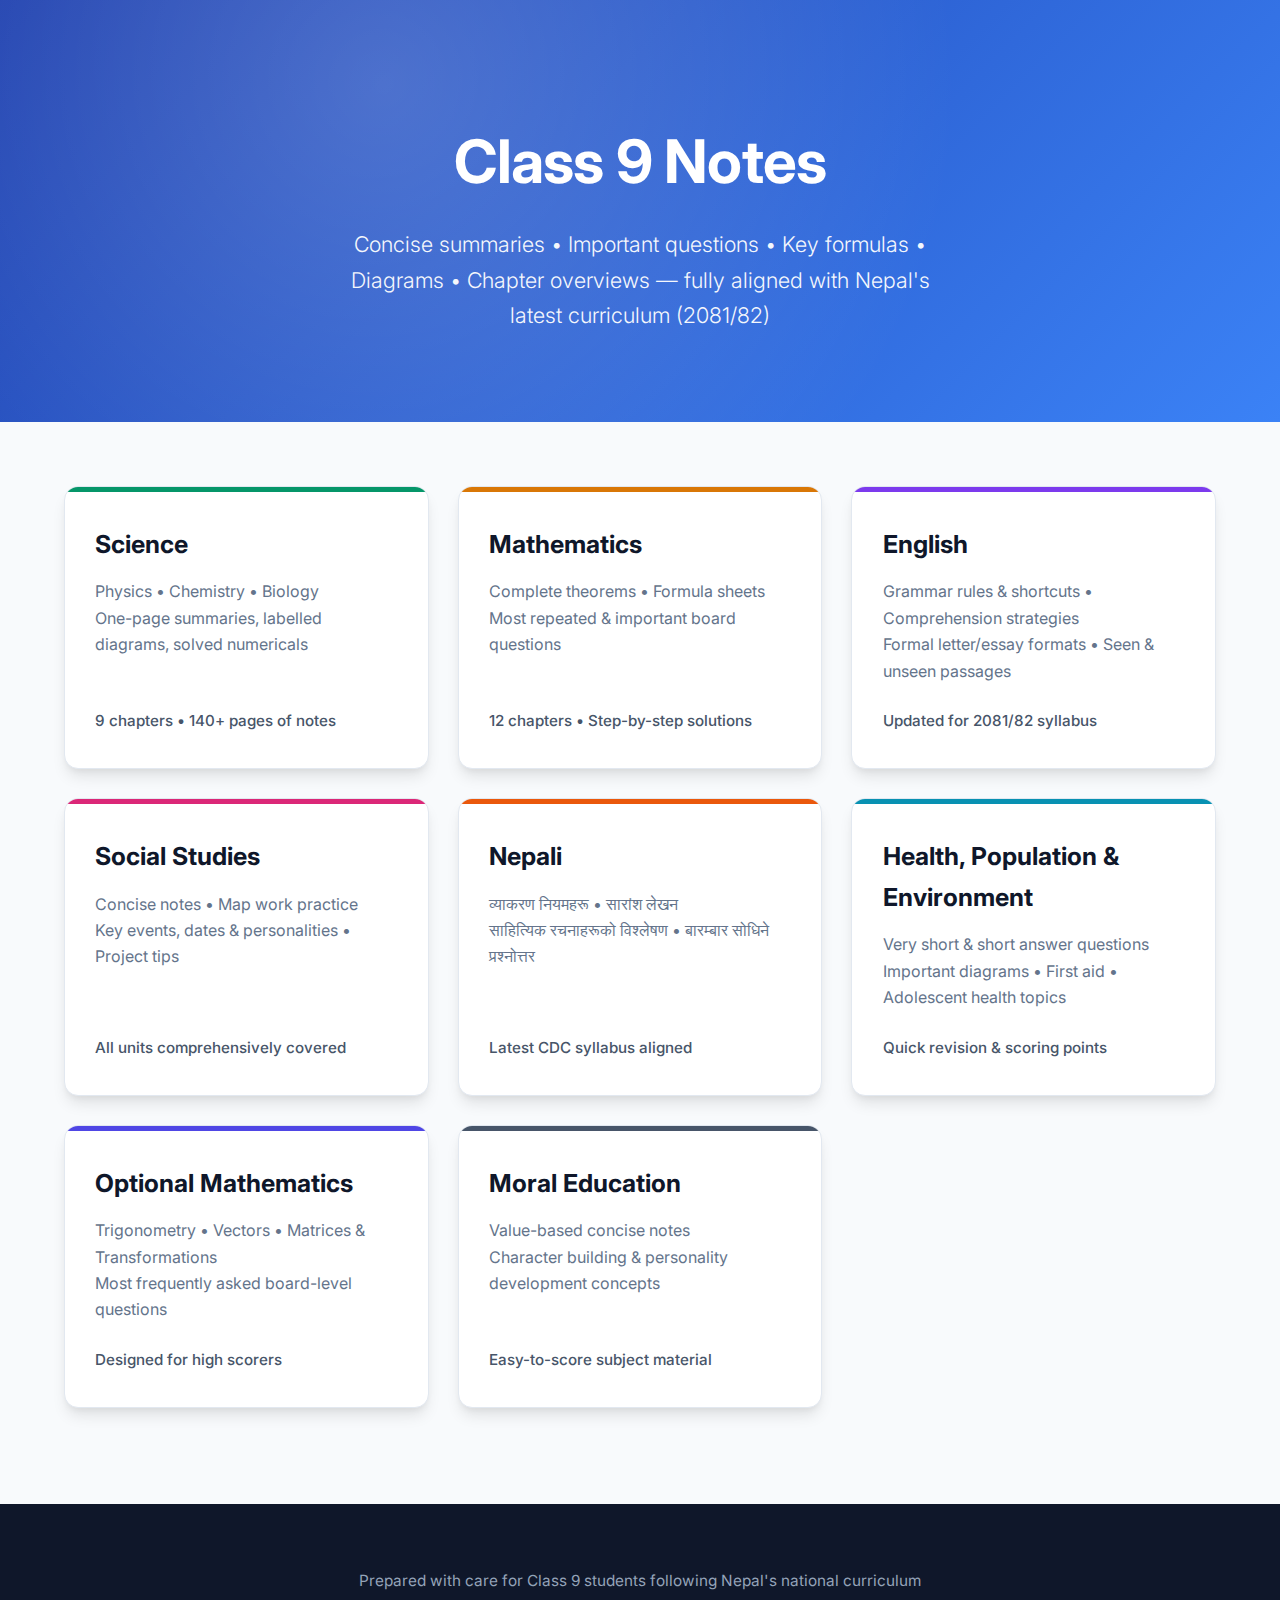
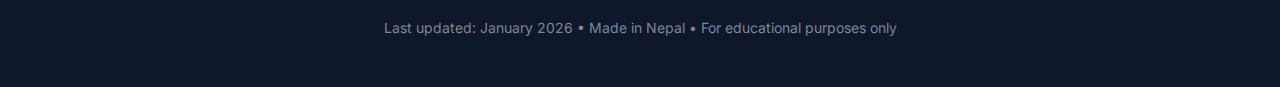
<file: index.html>
<!DOCTYPE html>
<html lang="en">
<head>
  <meta charset="UTF-8" />
  <meta name="viewport" content="width=device-width, initial-scale=1.0"/>
  <meta name="description" content="High-quality Class 9 notes, summaries, important questions, diagrams and formulas for Science, Mathematics, English, Social Studies, Nepali and more – aligned with Nepal curriculum 2081/82."/>
  <title>Class 9 Notes • Nepal Curriculum | Clear & Concise</title>
  <link rel="preconnect" href="https://fonts.googleapis.com">
  <link rel="preconnect" href="https://fonts.gstatic.com" crossorigin>
  <link href="https://fonts.googleapis.com/css2?family=Inter:wght@300;400;500;600;700&display=swap" rel="stylesheet">
  
  <style>
    :root {
      --primary: #2563eb;       /* calmer blue */
      --primary-dark: #1d4ed8;
      --text: #0f172a;
      --text-light: #334155;
      --gray: #64748b;
      --light: #f8fafc;
      --shadow-sm: 0 4px 6px -1px rgba(0,0,0,0.1), 0 2px 4px -1px rgba(0,0,0,0.06);
      --shadow-md: 0 10px 15px -3px rgba(0,0,0,0.1), 0 4px 6px -2px rgba(0,0,0,0.05);
    }

    * {
      margin: 0;
      padding: 0;
      box-sizing: border-box;
    }

    body {
      font-family: 'Inter', system-ui, -apple-system, sans-serif;
      background: var(--light);
      color: var(--text);
      line-height: 1.65;
      min-height: 100vh;
    }

    .container {
      max-width: 1200px;
      margin: 0 auto;
      padding: 0 24px;
    }

    header {
      background: linear-gradient(135deg, #1e40af 0%, #3b82f6 100%);
      color: white;
      padding: 7rem 0 5.5rem;
      text-align: center;
      position: relative;
      isolation: isolate;
    }

    header::before {
      content: '';
      position: absolute;
      inset: 0;
      background: radial-gradient(circle at 30% 20%, rgba(255,255,255,0.18) 0%, transparent 60%);
      z-index: 0;
    }

    .header-content {
      position: relative;
      z-index: 1;
    }

    h1 {
      font-size: clamp(2.5rem, 6vw, 3.75rem);
      font-weight: 700;
      letter-spacing: -0.8px;
      margin-bottom: 1rem;
    }

    .subtitle {
      font-size: clamp(1.15rem, 3vw, 1.35rem);
      font-weight: 300;
      opacity: 0.95;
      max-width: 620px;
      margin: 0 auto;
    }

    .subjects-grid {
      display: grid;
      grid-template-columns: repeat(auto-fit, minmax(300px, 1fr));
      gap: 1.8rem;
      padding: 4rem 0 6rem;
    }

    .subject-card {
      background: white;
      border-radius: 14px;
      overflow: hidden;
      box-shadow: var(--shadow-md);
      transition: all 0.32s ease;
      text-decoration: none;
      color: inherit;
      display: flex;
      flex-direction: column;
      border: 1px solid #e2e8f0;
    }

    .subject-card:hover {
      transform: translateY(-10px);
      box-shadow: 0 20px 40px rgba(0,0,0,0.12);
      border-color: #cbd5e1;
    }

    .card-color {
      height: 5px;
    }

    .card-content {
      padding: 2rem 1.9rem 2.2rem;
      flex-grow: 1;
      display: flex;
      flex-direction: column;
    }

    .subject-title {
      font-size: 1.55rem;
      font-weight: 700;
      margin-bottom: 0.85rem;
      color: var(--text);
    }

    .subject-desc {
      color: var(--gray);
      font-size: 1rem;
      margin-bottom: 1.5rem;
      flex-grow: 1;
    }

    .topics-count {
      font-size: 0.95rem;
      color: #475569;
      font-weight: 500;
    }

    /* Subject colors – slightly toned down for professionalism */
    .color-science   { background: #059669; }
    .color-math      { background: #d97706; }
    .color-english   { background: #7c3aed; }
    .color-social    { background: #db2777; }
    .color-nepali    { background: #ea580c; }
    .color-health    { background: #0891b2; }
    .color-opt-math  { background: #4f46e5; }
    .color-moral     { background: #475569; }

    footer {
      background: #0f172a;
      color: #94a3b8;
      text-align: center;
      padding: 4rem 1rem 3rem;
      font-size: 0.96rem;
    }

    .credits {
      margin-top: 1.4rem;
      font-size: 0.875rem;
      opacity: 0.8;
    }

    @media (max-width: 640px) {
      header { padding: 5.5rem 0 4rem; }
      h1 { font-size: 2.8rem; }
      .subjects-grid { gap: 1.4rem; padding: 3rem 0 5rem; }
    }

    /* Focus for accessibility */
    a:focus { outline: 3px solid #60a5fa; outline-offset: 2px; }
  </style>
</head>
<body>
<header>
  <div class="container header-content">
    <h1>Class 9 Notes</h1>
    <p class="subtitle">Concise summaries • Important questions • Key formulas • Diagrams • Chapter overviews — fully aligned with Nepal's latest curriculum (2081/82)</p>
  </div>
</header>

<div class="container">
  <div class="subjects-grid">
    <a href="#science" class="subject-card">
      <div class="card-color color-science"></div>
      <div class="card-content">
        <h2 class="subject-title">Science</h2>
        <p class="subject-desc">Physics • Chemistry • Biology<br>One-page summaries, labelled diagrams, solved numericals</p>
        <div class="topics-count">9 chapters • 140+ pages of notes</div>
      </div>
    </a>

    <a href="#math" class="subject-card">
      <div class="card-color color-math"></div>
      <div class="card-content">
        <h2 class="subject-title">Mathematics</h2>
        <p class="subject-desc">Complete theorems • Formula sheets<br>Most repeated & important board questions</p>
        <div class="topics-count">12 chapters • Step-by-step solutions</div>
      </div>
    </a>

    <a href="#english" class="subject-card">
      <div class="card-color color-english"></div>
      <div class="card-content">
        <h2 class="subject-title">English</h2>
        <p class="subject-desc">Grammar rules & shortcuts • Comprehension strategies<br>Formal letter/essay formats • Seen & unseen passages</p>
        <div class="topics-count">Updated for 2081/82 syllabus</div>
      </div>
    </a>

    <a href="#social" class="subject-card">
      <div class="card-color color-social"></div>
      <div class="card-content">
        <h2 class="subject-title">Social Studies</h2>
        <p class="subject-desc">Concise notes • Map work practice<br>Key events, dates & personalities • Project tips</p>
        <div class="topics-count">All units comprehensively covered</div>
      </div>
    </a>

    <a href="#nepali" class="subject-card">
      <div class="card-color color-nepali"></div>
      <div class="card-content">
        <h2 class="subject-title">Nepali</h2>
        <p class="subject-desc">व्याकरण नियमहरू • सारांश लेखन<br>साहित्यिक रचनाहरूको विश्लेषण • बारम्बार सोधिने प्रश्नोत्तर</p>
        <div class="topics-count">Latest CDC syllabus aligned</div>
      </div>
    </a>

    <a href="#health" class="subject-card">
      <div class="card-color color-health"></div>
      <div class="card-content">
        <h2 class="subject-title">Health, Population & Environment</h2>
        <p class="subject-desc">Very short & short answer questions<br>Important diagrams • First aid • Adolescent health topics</p>
        <div class="topics-count">Quick revision & scoring points</div>
      </div>
    </a>

    <a href="#opt-math" class="subject-card">
      <div class="card-color color-opt-math"></div>
      <div class="card-content">
        <h2 class="subject-title">Optional Mathematics</h2>
        <p class="subject-desc">Trigonometry • Vectors • Matrices & Transformations<br>Most frequently asked board-level questions</p>
        <div class="topics-count">Designed for high scorers</div>
      </div>
    </a>

    <a href="#moral" class="subject-card">
      <div class="card-color color-moral"></div>
      <div class="card-content">
        <h2 class="subject-title">Moral Education</h2>
        <p class="subject-desc">Value-based concise notes<br>Character building & personality development concepts</p>
        <div class="topics-count">Easy-to-score subject material</div>
      </div>
    </a>
  </div>
</div>

<footer>
  <div class="container">
    <p>Prepared with care for Class 9 students following Nepal's national curriculum</p>
    <p class="credits">Last updated: January 2026 • Made in Nepal • For educational purposes only</p>
  </div>
</footer>
</body>
</html>
</file>
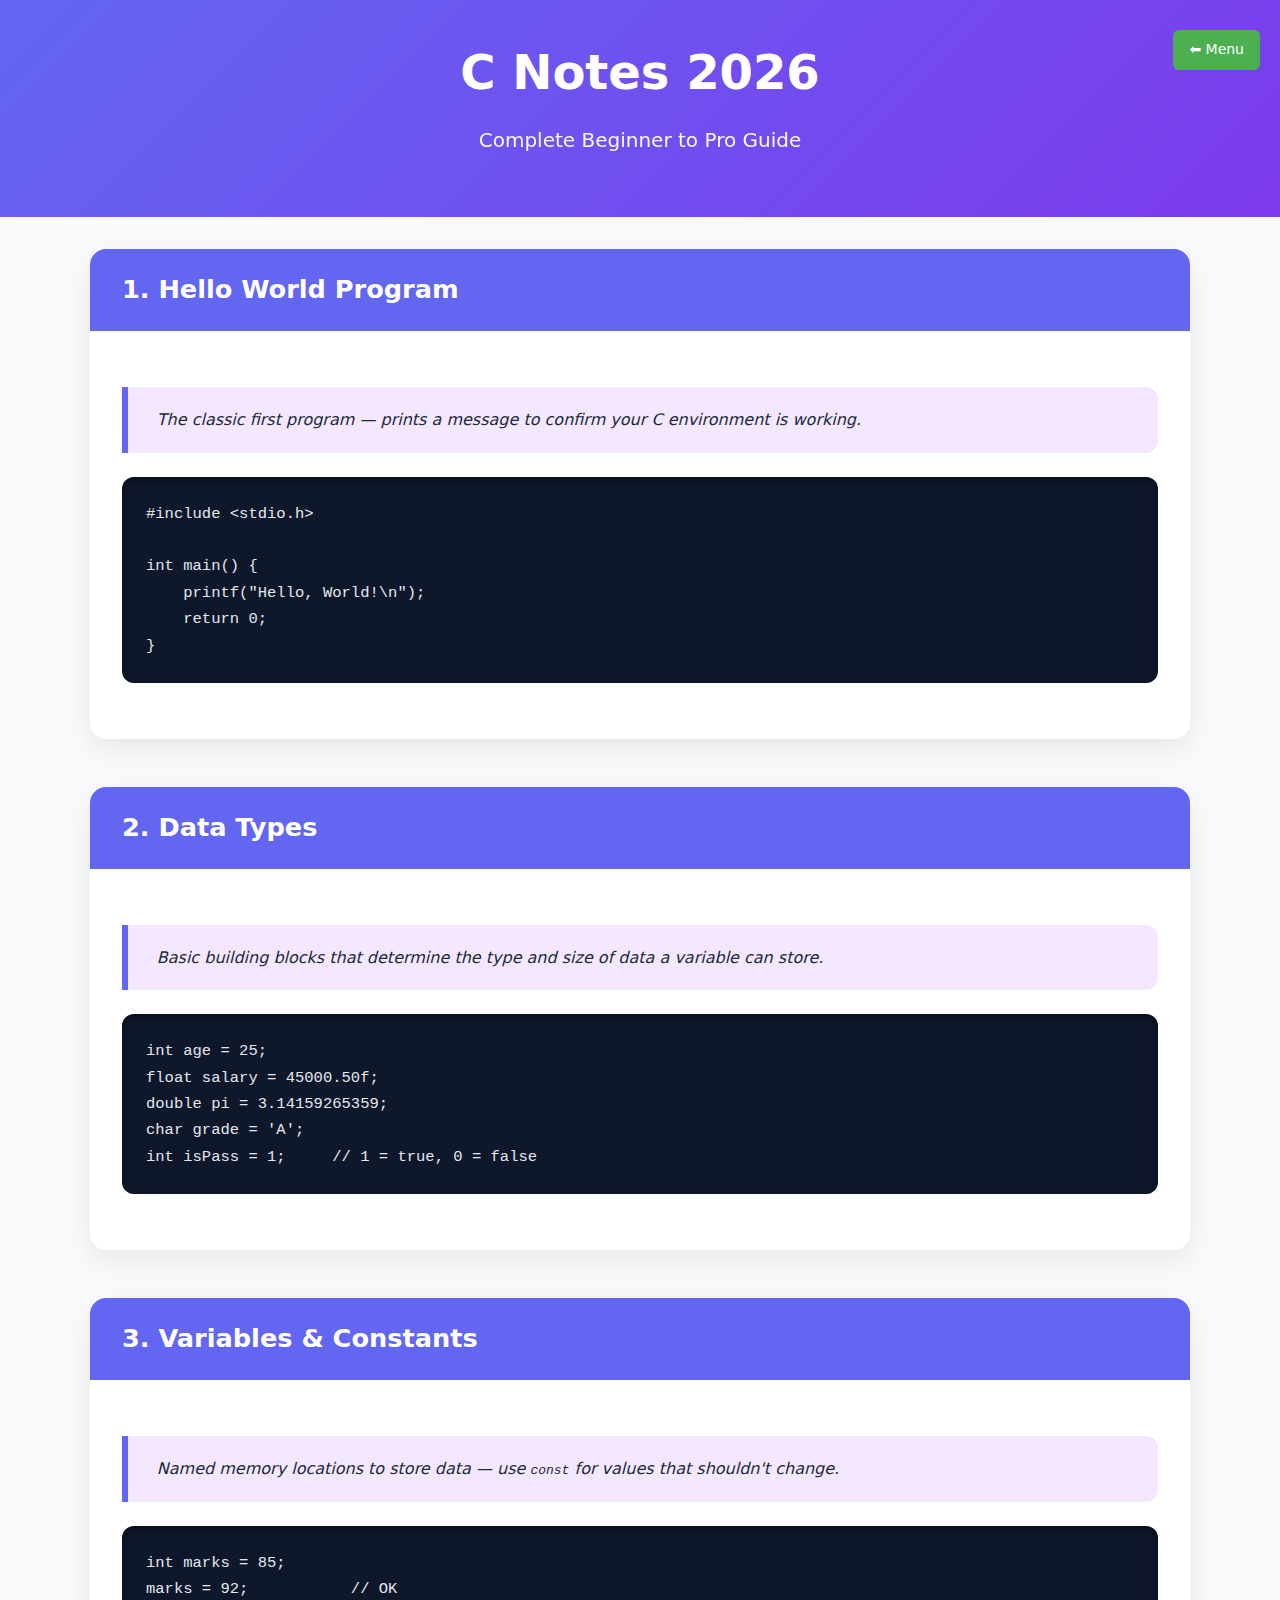
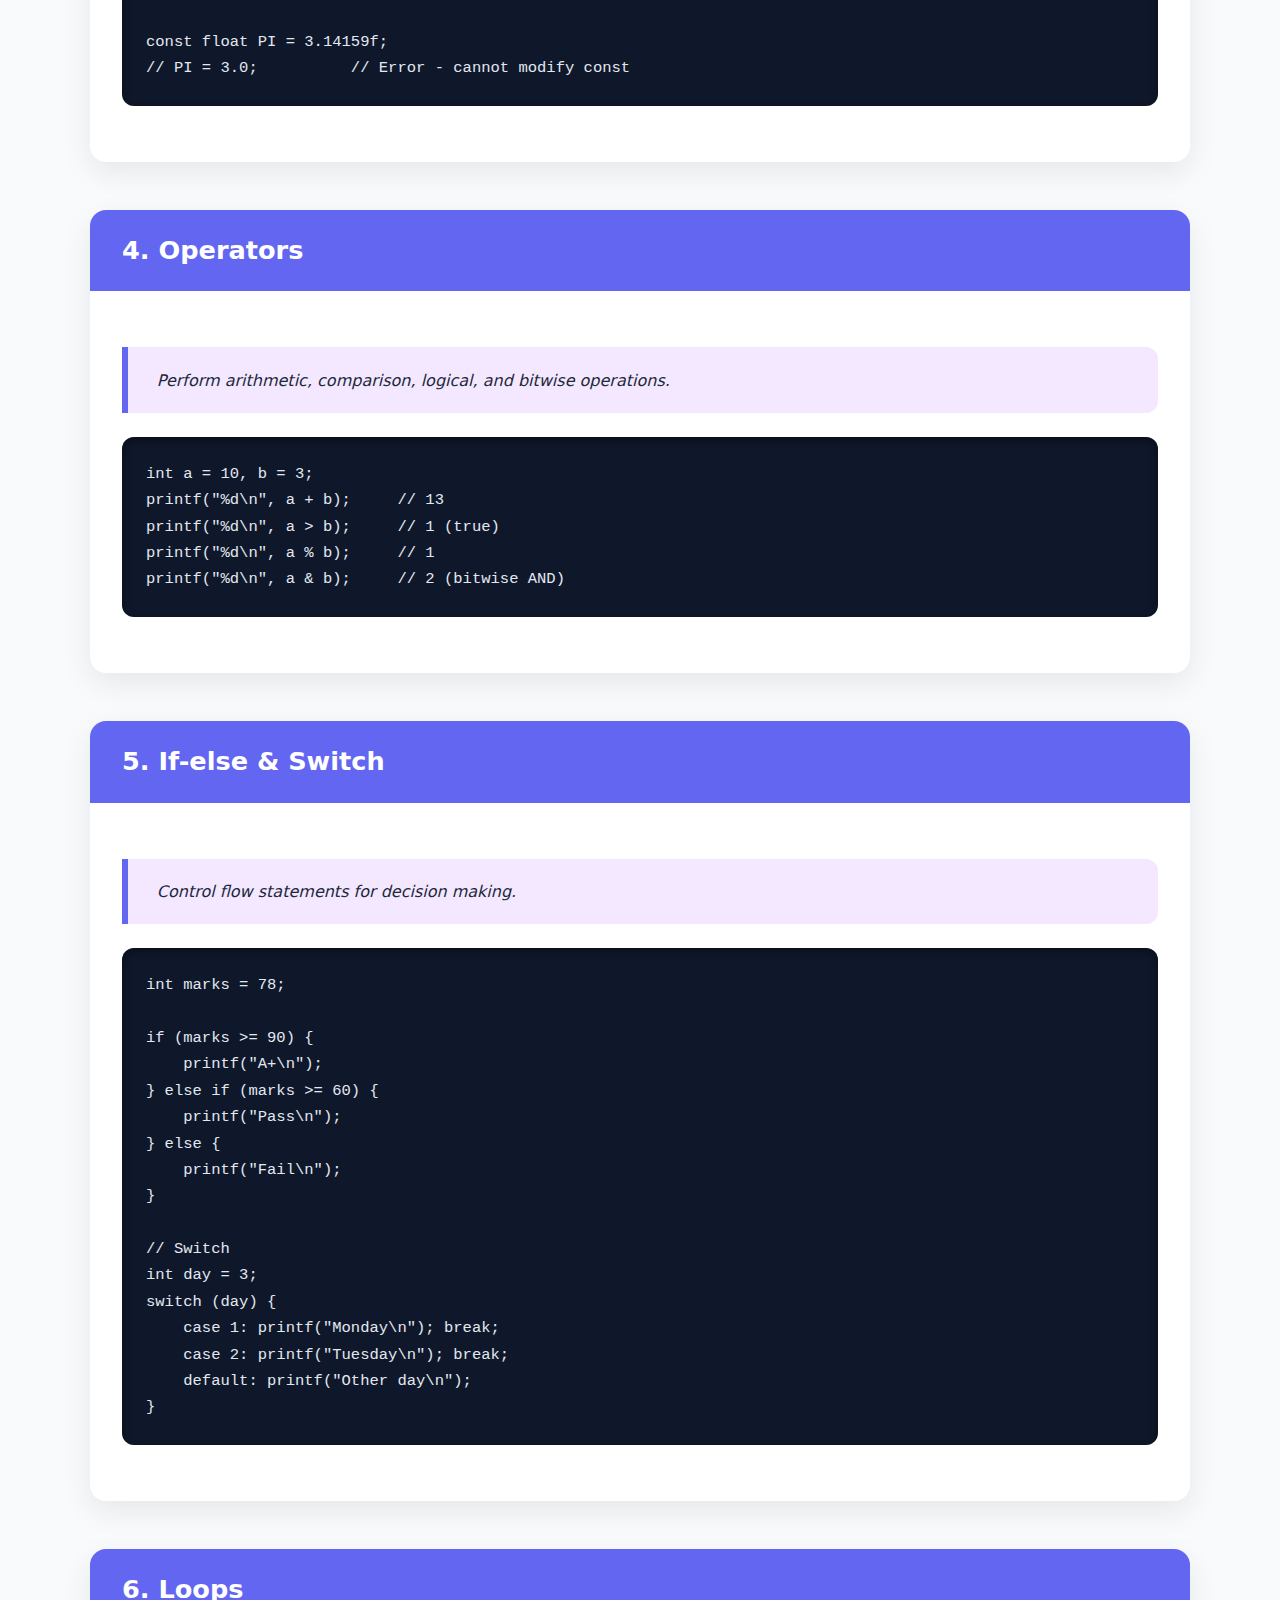
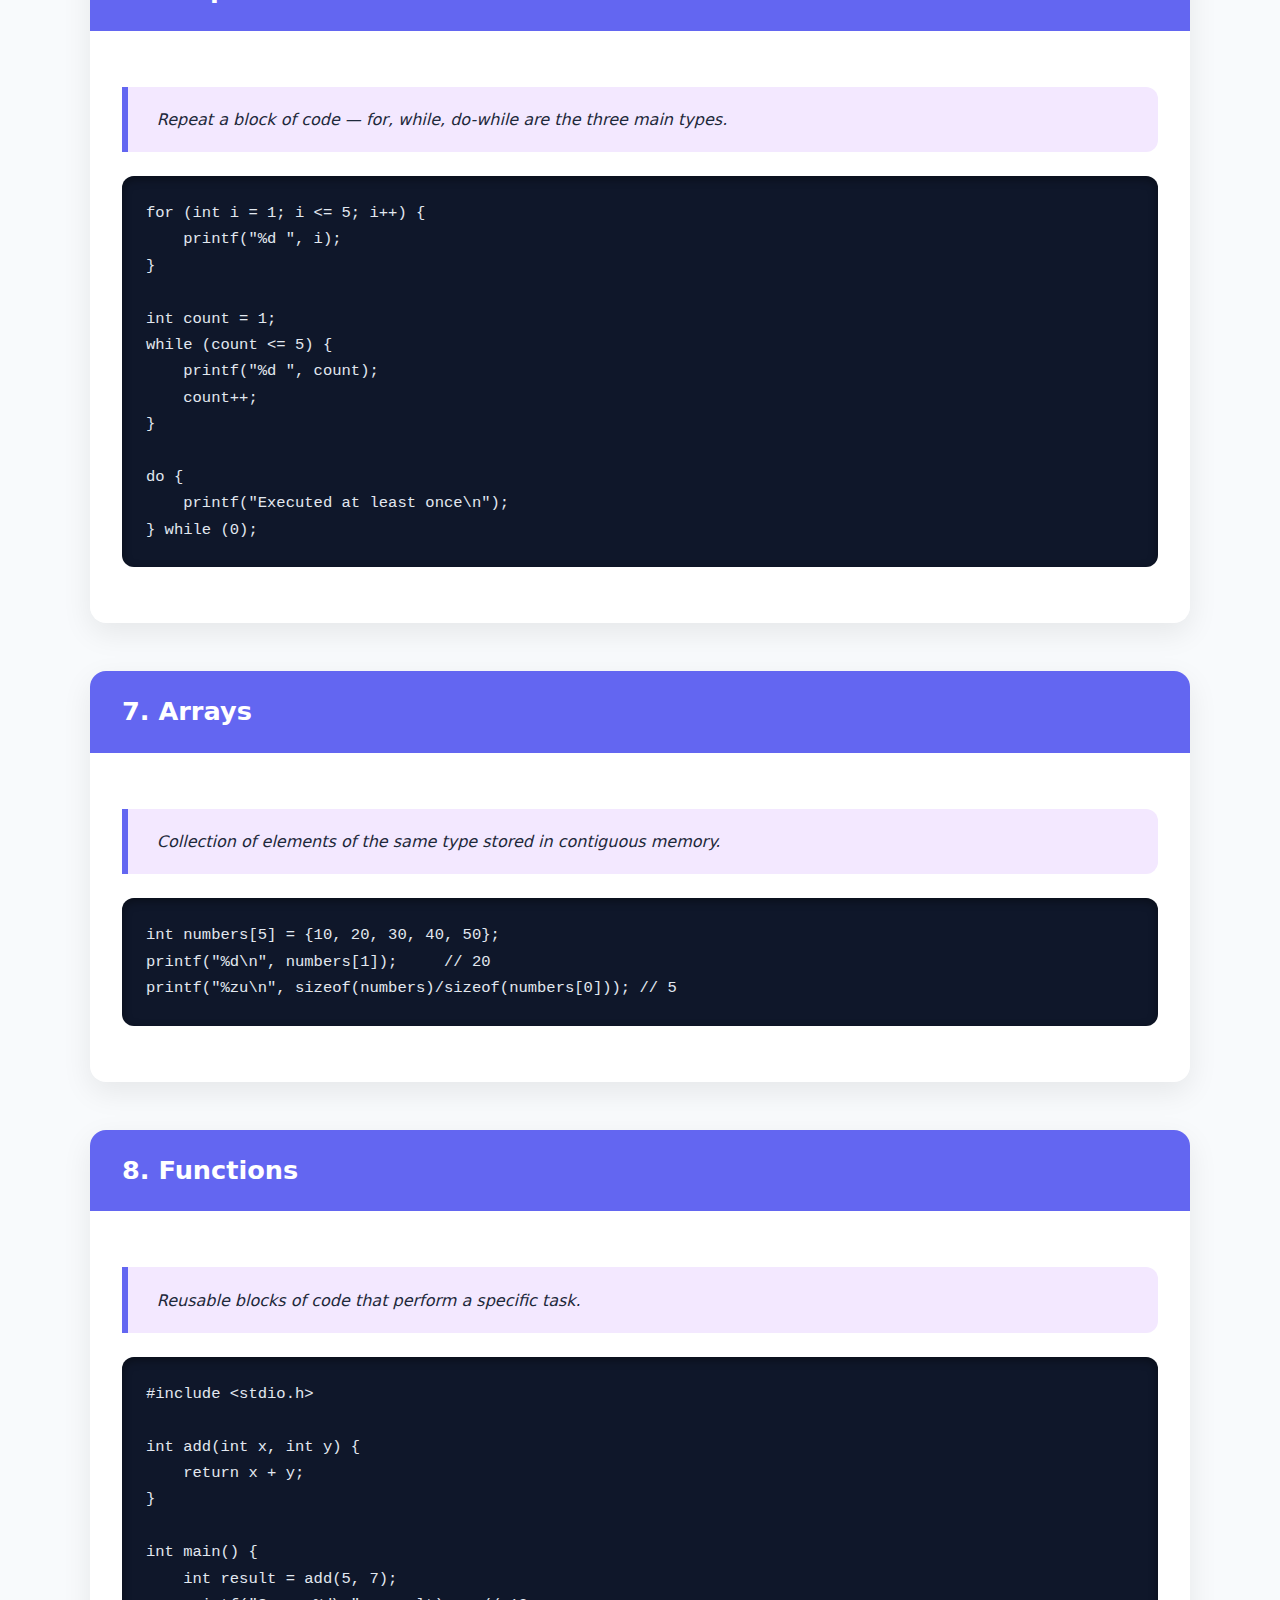
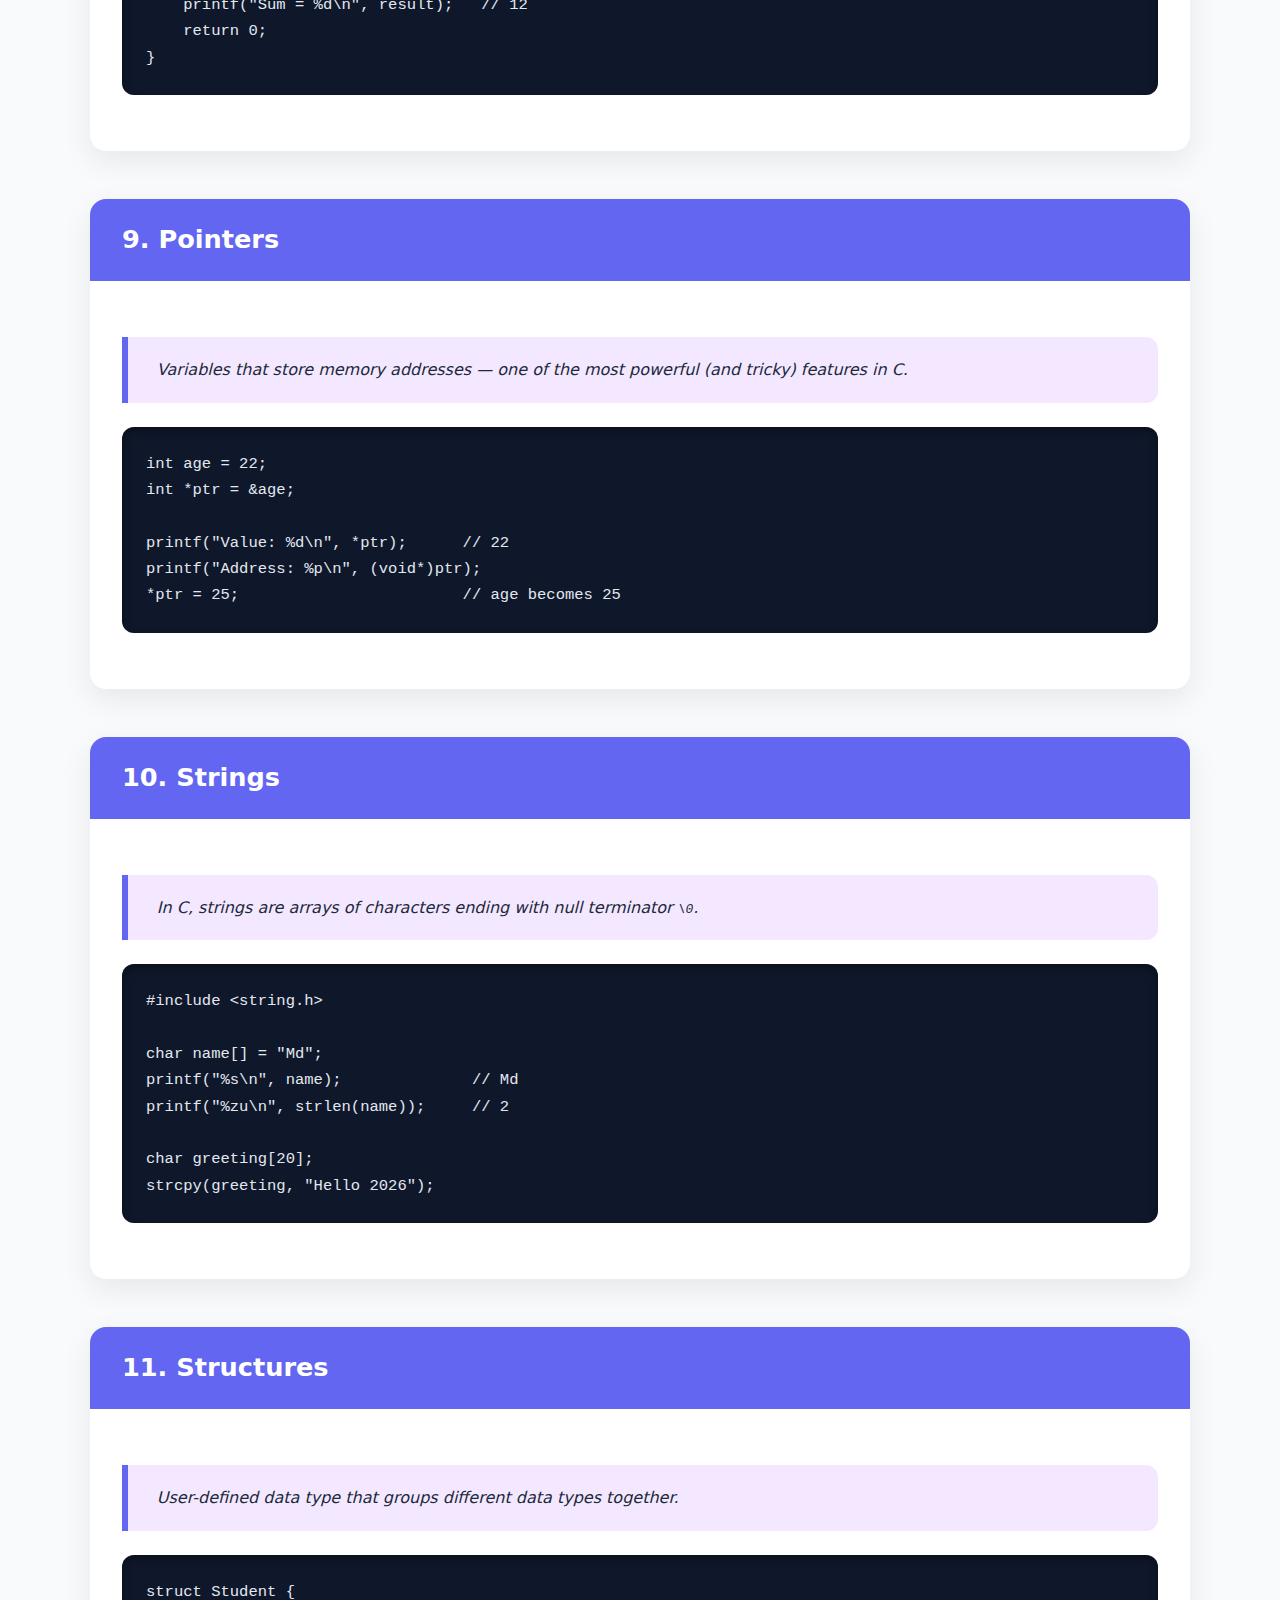
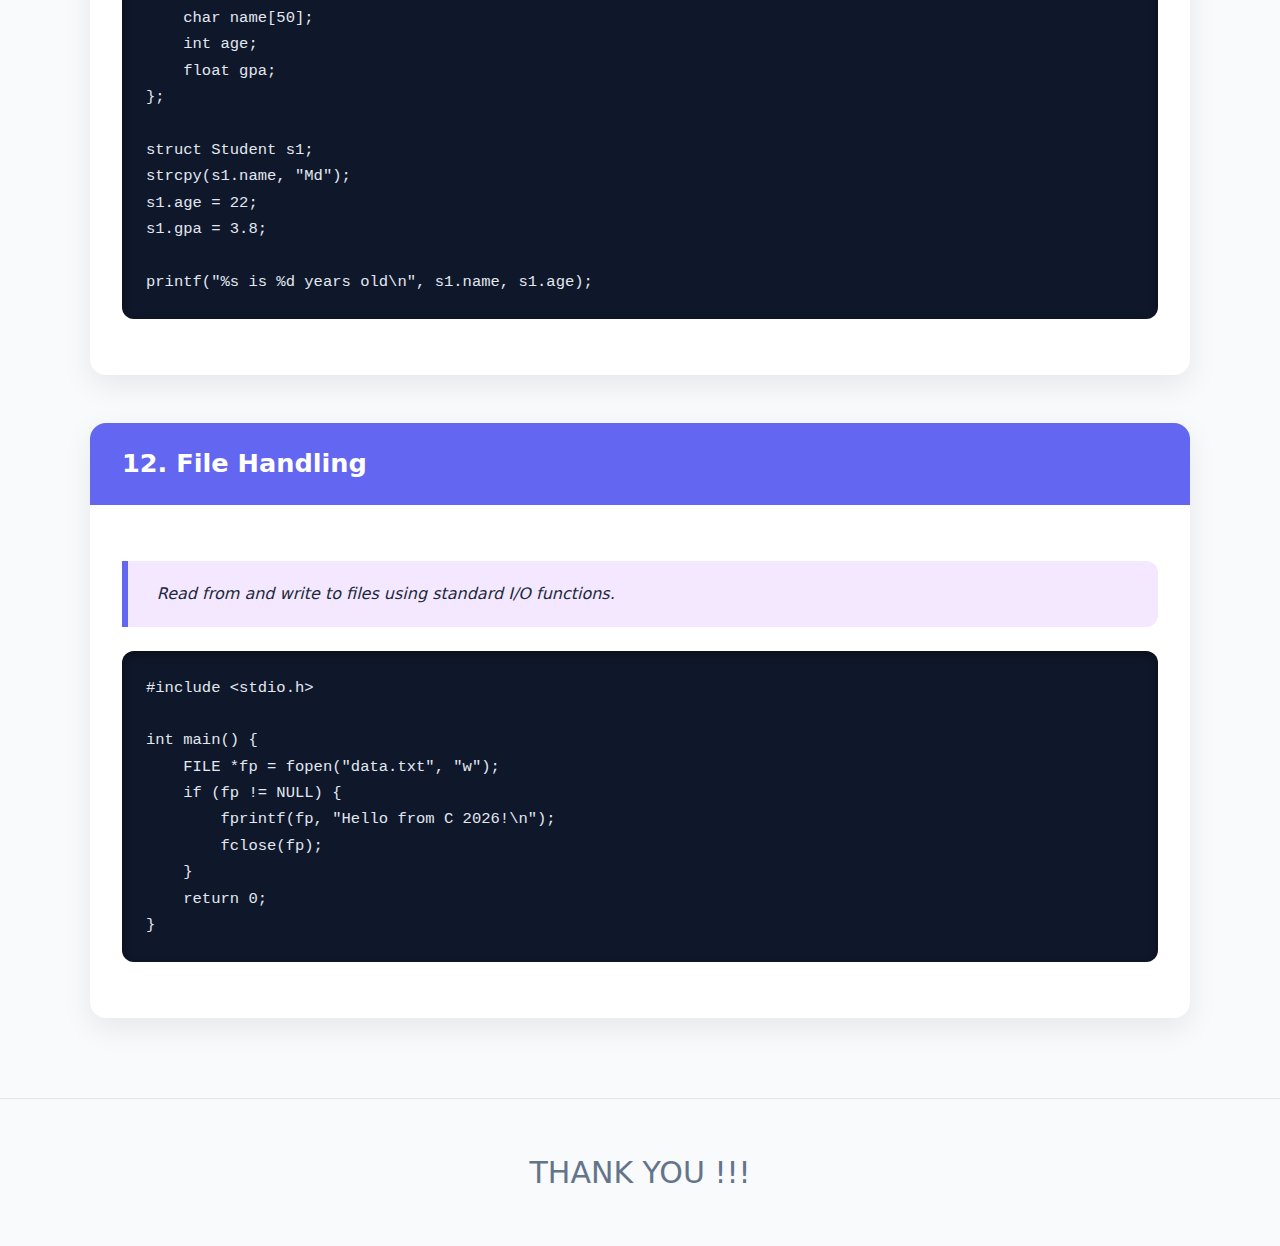
<file: c.html>
<!DOCTYPE html>
<html lang="en">
<head>
  <meta charset="UTF-8" />
  <meta name="viewport" content="width=device-width, initial-scale=1.0"/>
  <title>C Notes 2026</title>
  <style>
    :root {
      --primary: #6366f1;
      --primary-dark: #7c3aed;
      --bg: #f8fafc;
      --card: #ffffff;
      --text: #1e293b;
      --gray: #64748b;
      --code-bg: #0f172a;
      --code-text: #e2e8f0;
    }
    body {
      font-family: system-ui, -apple-system, sans-serif;
      line-height: 1.7;
      margin: 0;
      background: var(--bg);
      color: var(--text);
    }
    header {
      background: linear-gradient(135deg, var(--primary), var(--primary-dark));
      color: white;
      text-align: center;
      padding: 2rem 1rem 2.5rem;
      position: relative;
    }
    header h1 { margin: 0; font-size: 3rem; }
    header p { font-size: 1.25rem; opacity: 0.95; margin-top: 0.6rem; }
    .back-btn {
      position: fixed;
      top: 30px;
      right: 20px;
      text-decoration: none;
      background-color: #4CAF50;
      color: white;
      padding: 8px 16px;
      border-radius: 6px;
      font-size: 14px;
    }
    .back-btn:hover {
      background-color: #45a049;
    }
    .container {
      max-width: 1100px;
      margin: 0 auto;
      padding: 2rem 1rem;
    }
    section {
      background: var(--card);
      border-radius: 16px;
      box-shadow: 0 10px 30px rgba(0,0,0,0.08);
      margin-bottom: 3rem;
      overflow: hidden;
    }
    h2 {
      background: var(--primary);
      color: white;
      margin: 0;
      padding: 1.2rem 2rem;
      font-size: 1.6rem;
    }
    .content {
      padding: 2rem;
    }
    .definition {
      background: #f3e8ff;
      border-left: 6px solid var(--primary);
      padding: 1.2rem 1.8rem;
      margin: 1.5rem 0;
      border-radius: 0 12px 12px 0;
      font-style: italic;
    }
    pre {
      background: var(--code-bg);
      color: var(--code-text);
      padding: 1.5rem;
      border-radius: 12px;
      overflow-x: auto;
      font-family: 'Consolas', monospace;
      font-size: 0.97rem;
      margin: 1.5rem 0;
      box-shadow: inset 0 3px 10px rgba(0,0,0,0.4);
    }
    footer {
      text-align: center;
      padding: 3rem 1rem;
      text-transform: uppercase;
      font-size: 30px;
      color: var(--gray);
      border-top: 1px solid #e2e8f0;
    }
    @media (max-width: 768px) {
      header h1 { font-size: 2.4rem; }
      .back-btn { top: 20px; right: 20px; padding: 8px 16px; font-size: 0.9rem; }
      .content { padding: 1.5rem; }
    }
  </style>
</head>
<body>
<header>
  <a href="menu.html" class="back-btn">⬅ Menu</a>
  <h1> C Notes 2026</h1>
  <p>Complete Beginner to Pro Guide</p>
</header>

<div class="container">
  <section>
    <h2>1. Hello World Program</h2>
    <div class="content">
      <div class="definition">
        The classic first program — prints a message to confirm your C environment is working.
      </div>
      <pre><code>#include &lt;stdio.h&gt;

int main() {
    printf("Hello, World!\n");
    return 0;
}</code></pre>
    </div>
  </section>

  <section>
    <h2>2. Data Types</h2>
    <div class="content">
      <div class="definition">
        Basic building blocks that determine the type and size of data a variable can store.
      </div>
      <pre><code>int age = 25;
float salary = 45000.50f;
double pi = 3.14159265359;
char grade = 'A';
int isPass = 1;     // 1 = true, 0 = false</code></pre>
    </div>
  </section>

  <section>
    <h2>3. Variables & Constants</h2>
    <div class="content">
      <div class="definition">
        Named memory locations to store data — use <code>const</code> for values that shouldn't change.
      </div>
      <pre><code>int marks = 85;
marks = 92;           // OK

const float PI = 3.14159f;
// PI = 3.0;          // Error - cannot modify const</code></pre>
    </div>
  </section>

  <section>
    <h2>4. Operators</h2>
    <div class="content">
      <div class="definition">
        Perform arithmetic, comparison, logical, and bitwise operations.
      </div>
      <pre><code>int a = 10, b = 3;
printf("%d\n", a + b);     // 13
printf("%d\n", a > b);     // 1 (true)
printf("%d\n", a % b);     // 1
printf("%d\n", a & b);     // 2 (bitwise AND)</code></pre>
    </div>
  </section>

  <section>
    <h2>5. If-else & Switch</h2>
    <div class="content">
      <div class="definition">
        Control flow statements for decision making.
      </div>
      <pre><code>int marks = 78;

if (marks >= 90) {
    printf("A+\n");
} else if (marks >= 60) {
    printf("Pass\n");
} else {
    printf("Fail\n");
}

// Switch
int day = 3;
switch (day) {
    case 1: printf("Monday\n"); break;
    case 2: printf("Tuesday\n"); break;
    default: printf("Other day\n");
}</code></pre>
    </div>
  </section>

  <section>
    <h2>6. Loops</h2>
    <div class="content">
      <div class="definition">
        Repeat a block of code — for, while, do-while are the three main types.
      </div>
      <pre><code>for (int i = 1; i <= 5; i++) {
    printf("%d ", i);
}

int count = 1;
while (count <= 5) {
    printf("%d ", count);
    count++;
}

do {
    printf("Executed at least once\n");
} while (0);</code></pre>
    </div>
  </section>

  <section>
    <h2>7. Arrays</h2>
    <div class="content">
      <div class="definition">
        Collection of elements of the same type stored in contiguous memory.
      </div>
      <pre><code>int numbers[5] = {10, 20, 30, 40, 50};
printf("%d\n", numbers[1]);     // 20
printf("%zu\n", sizeof(numbers)/sizeof(numbers[0])); // 5</code></pre>
    </div>
  </section>

  <section>
    <h2>8. Functions</h2>
    <div class="content">
      <div class="definition">
        Reusable blocks of code that perform a specific task.
      </div>
      <pre><code>#include &lt;stdio.h&gt;

int add(int x, int y) {
    return x + y;
}

int main() {
    int result = add(5, 7);
    printf("Sum = %d\n", result);   // 12
    return 0;
}</code></pre>
    </div>
  </section>

  <section>
    <h2>9. Pointers</h2>
    <div class="content">
      <div class="definition">
        Variables that store memory addresses — one of the most powerful (and tricky) features in C.
      </div>
      <pre><code>int age = 22;
int *ptr = &age;

printf("Value: %d\n", *ptr);      // 22
printf("Address: %p\n", (void*)ptr);
*ptr = 25;                        // age becomes 25</code></pre>
    </div>
  </section>

  <section>
    <h2>10. Strings</h2>
    <div class="content">
      <div class="definition">
        In C, strings are arrays of characters ending with null terminator <code>\0</code>.
      </div>
      <pre><code>#include &lt;string.h&gt;

char name[] = "Md";
printf("%s\n", name);              // Md
printf("%zu\n", strlen(name));     // 2

char greeting[20];
strcpy(greeting, "Hello 2026");</code></pre>
    </div>
  </section>

  <section>
    <h2>11. Structures</h2>
    <div class="content">
      <div class="definition">
        User-defined data type that groups different data types together.
      </div>
      <pre><code>struct Student {
    char name[50];
    int age;
    float gpa;
};

struct Student s1;
strcpy(s1.name, "Md");
s1.age = 22;
s1.gpa = 3.8;

printf("%s is %d years old\n", s1.name, s1.age);</code></pre>
    </div>
  </section>

  <section>
    <h2>12. File Handling</h2>
    <div class="content">
      <div class="definition">
        Read from and write to files using standard I/O functions.
      </div>
      <pre><code>#include &lt;stdio.h&gt;

int main() {
    FILE *fp = fopen("data.txt", "w");
    if (fp != NULL) {
        fprintf(fp, "Hello from C 2026!\n");
        fclose(fp);
    }
    return 0;
}</code></pre>
    </div>
  </section>
</div>

<footer>
  thank you !!!
</footer>
</body>
</html>
</file>
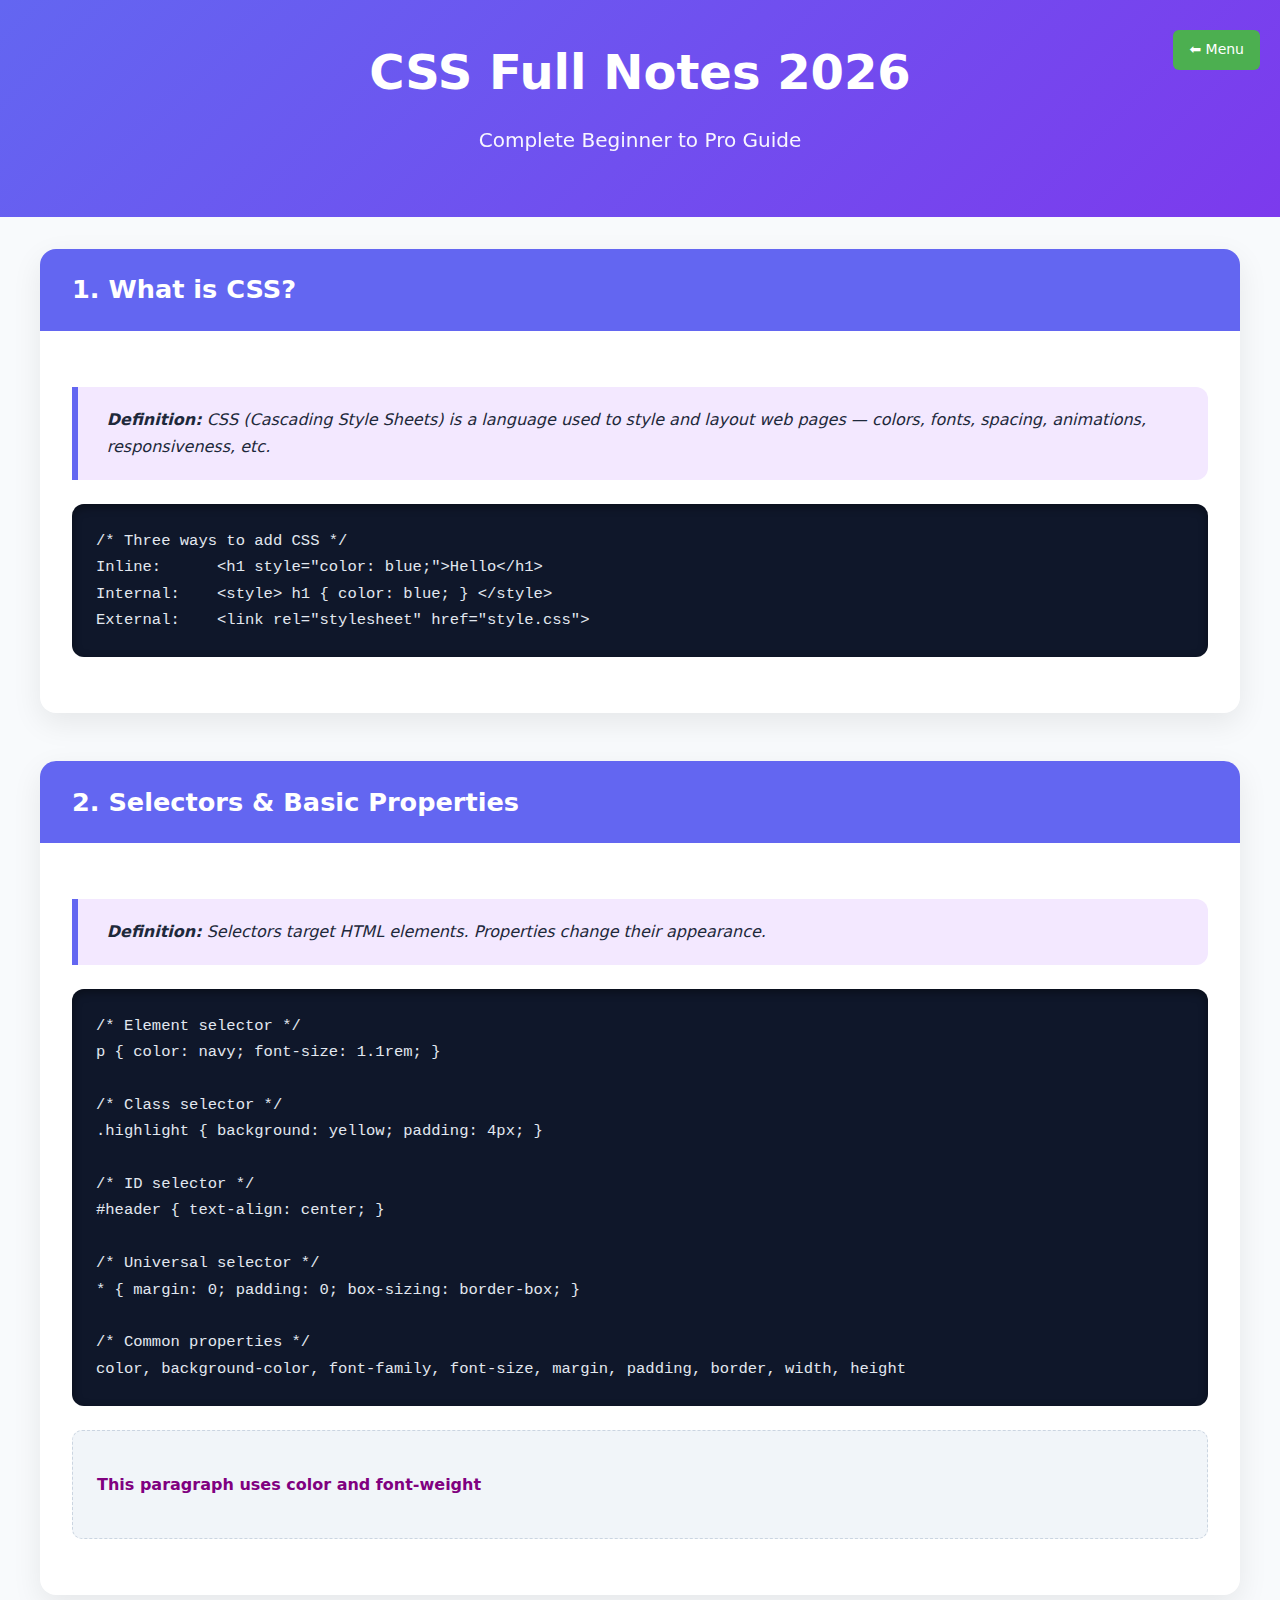
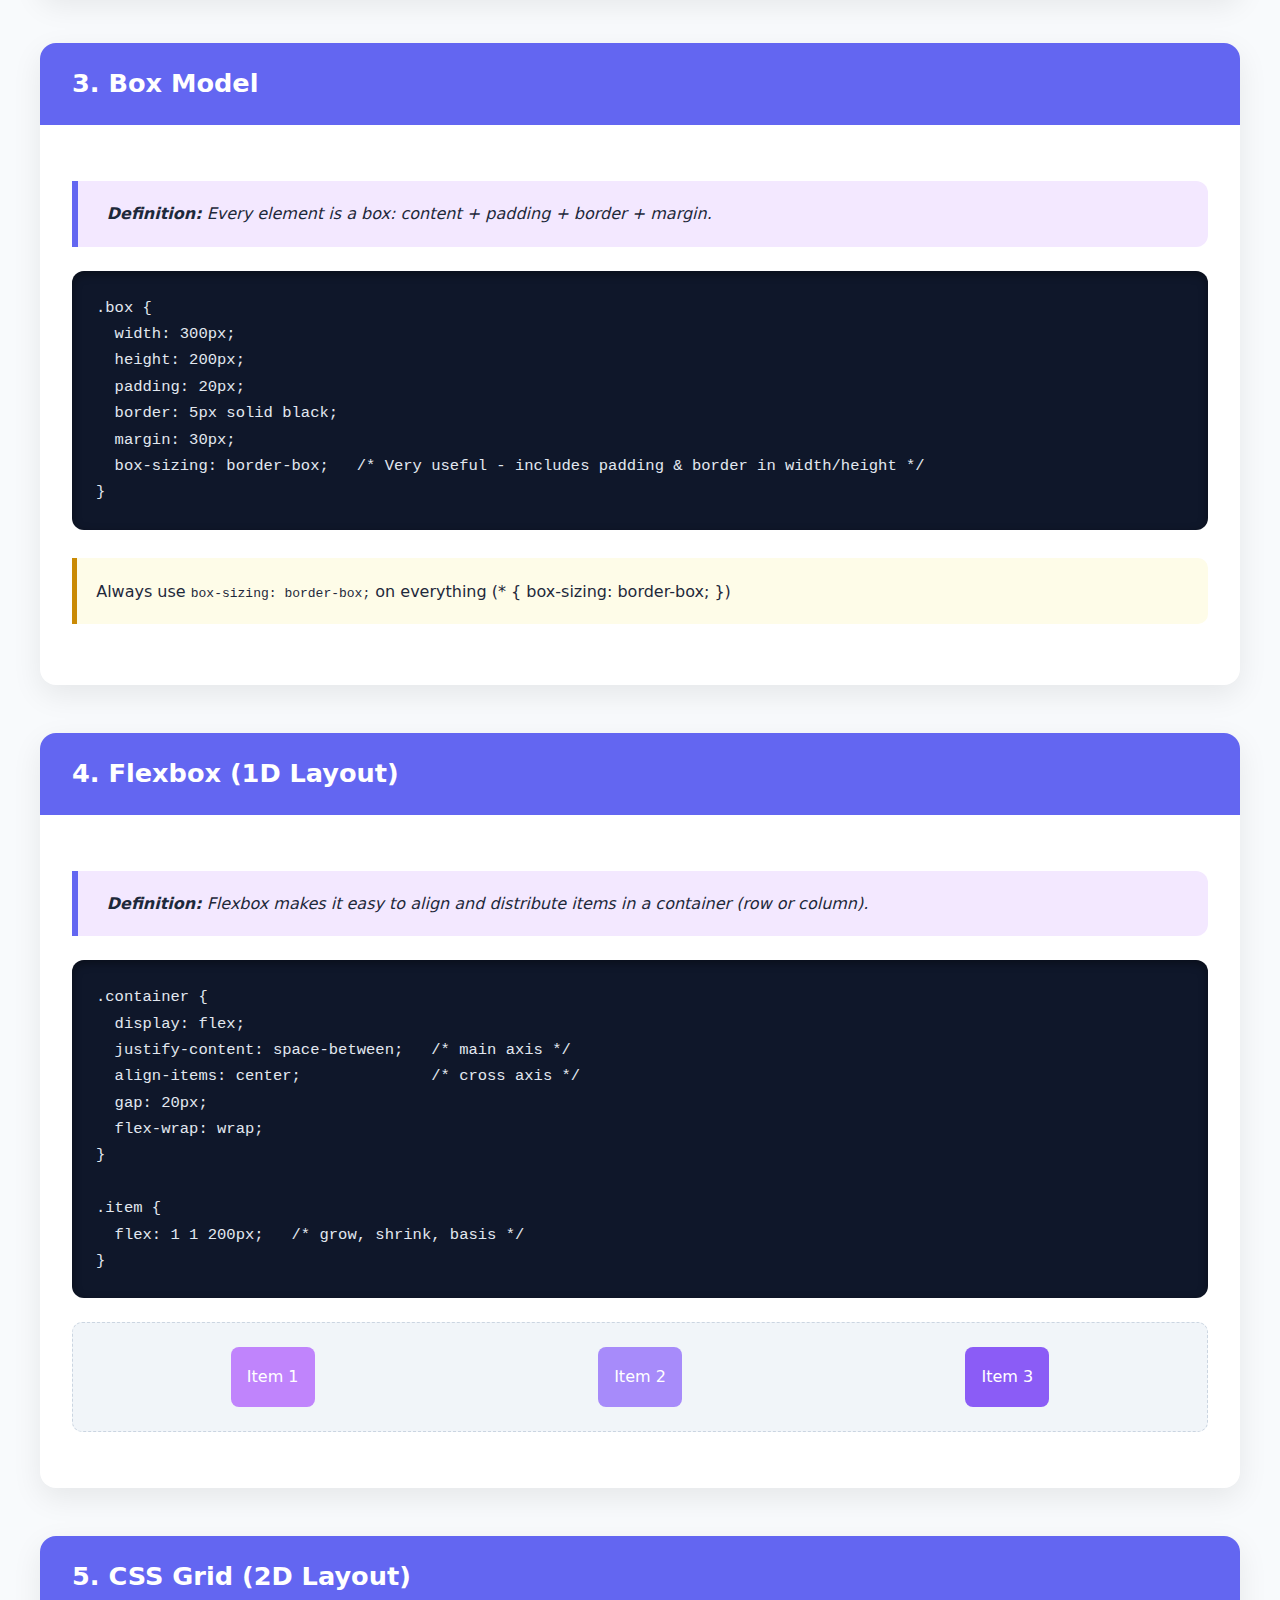
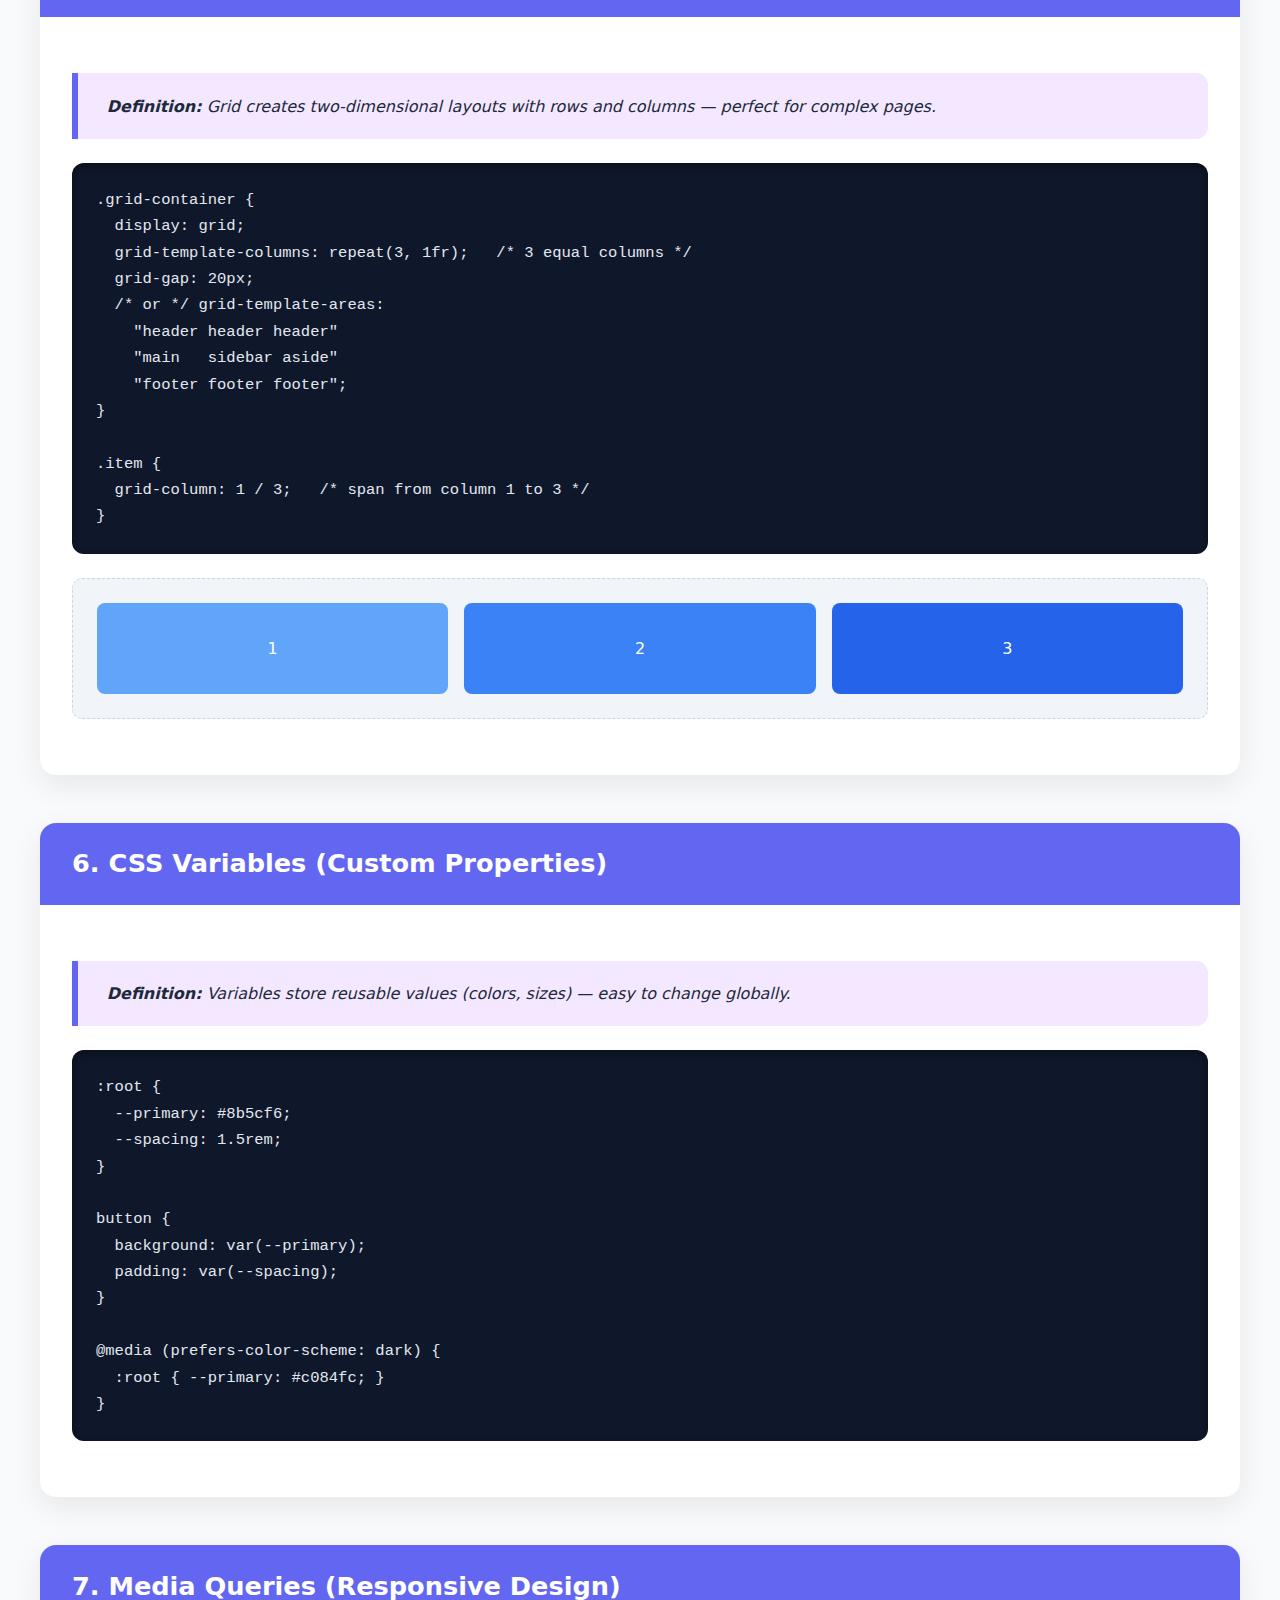
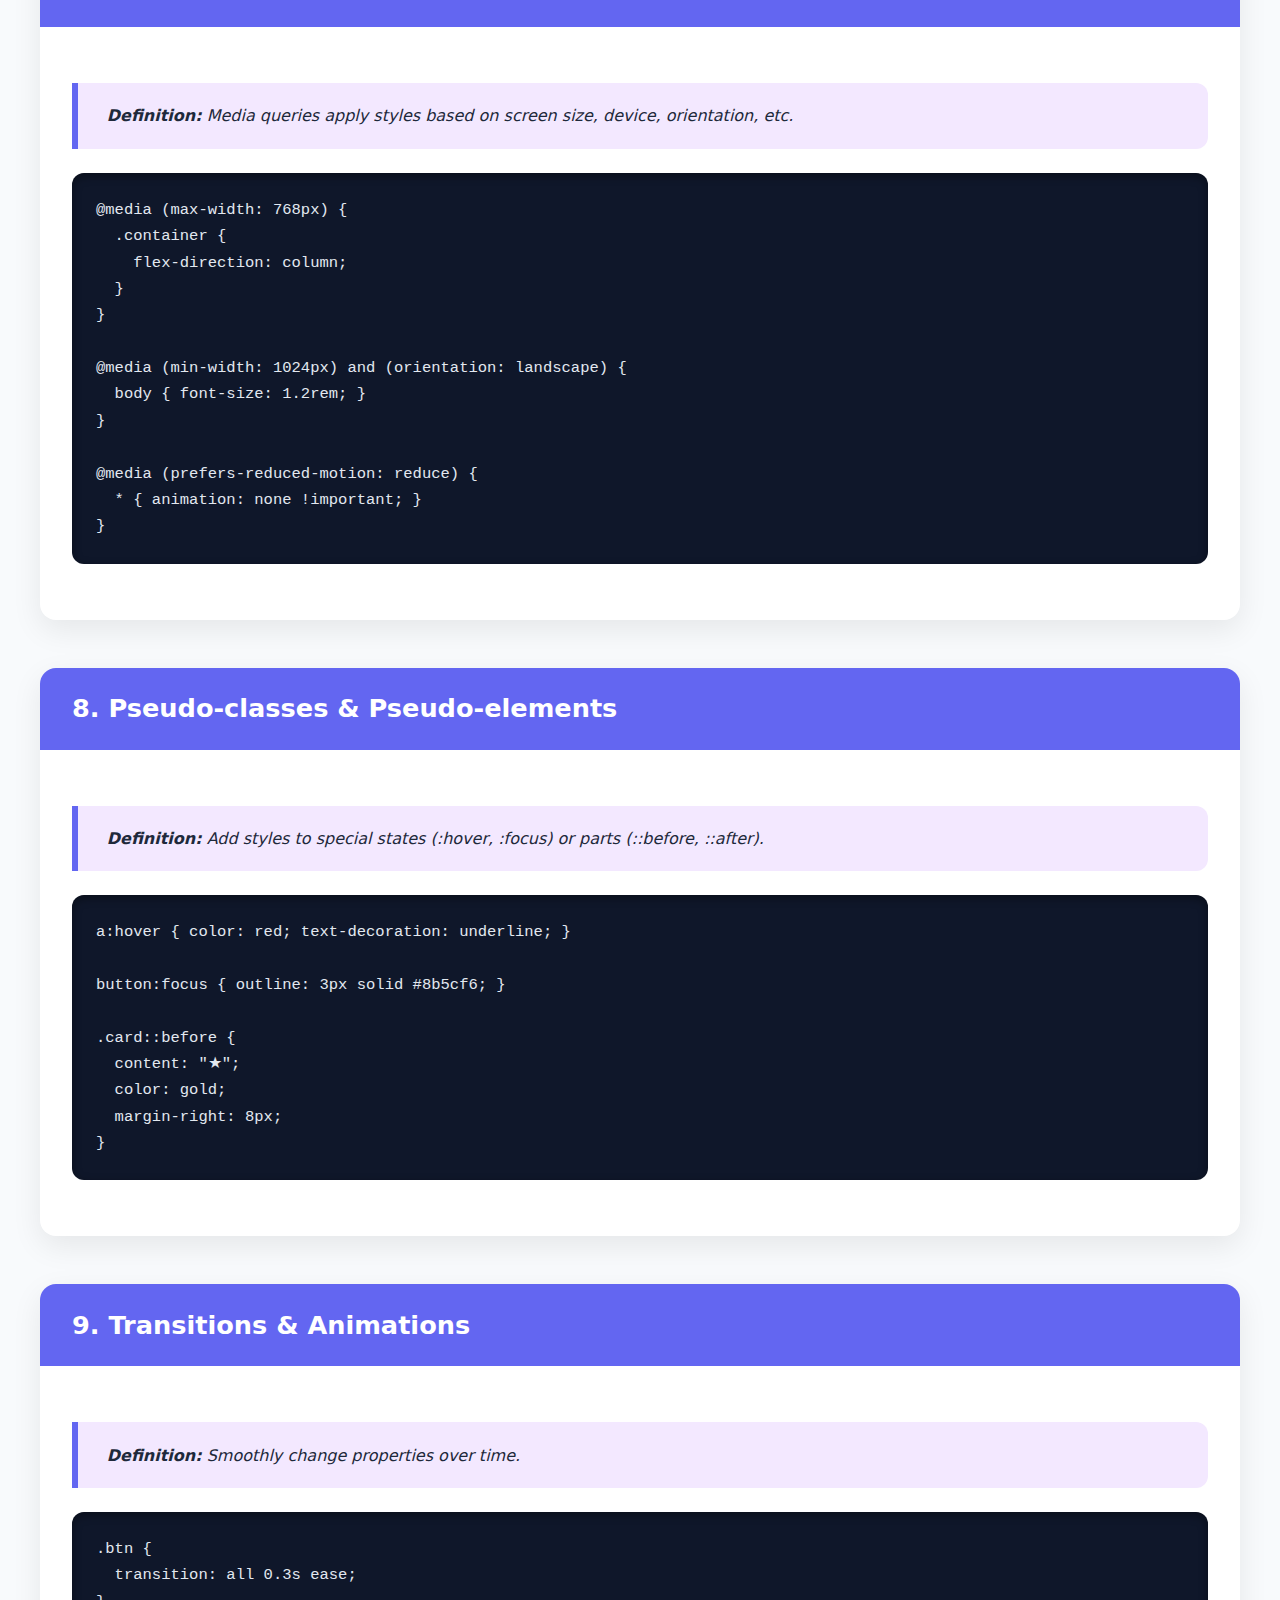
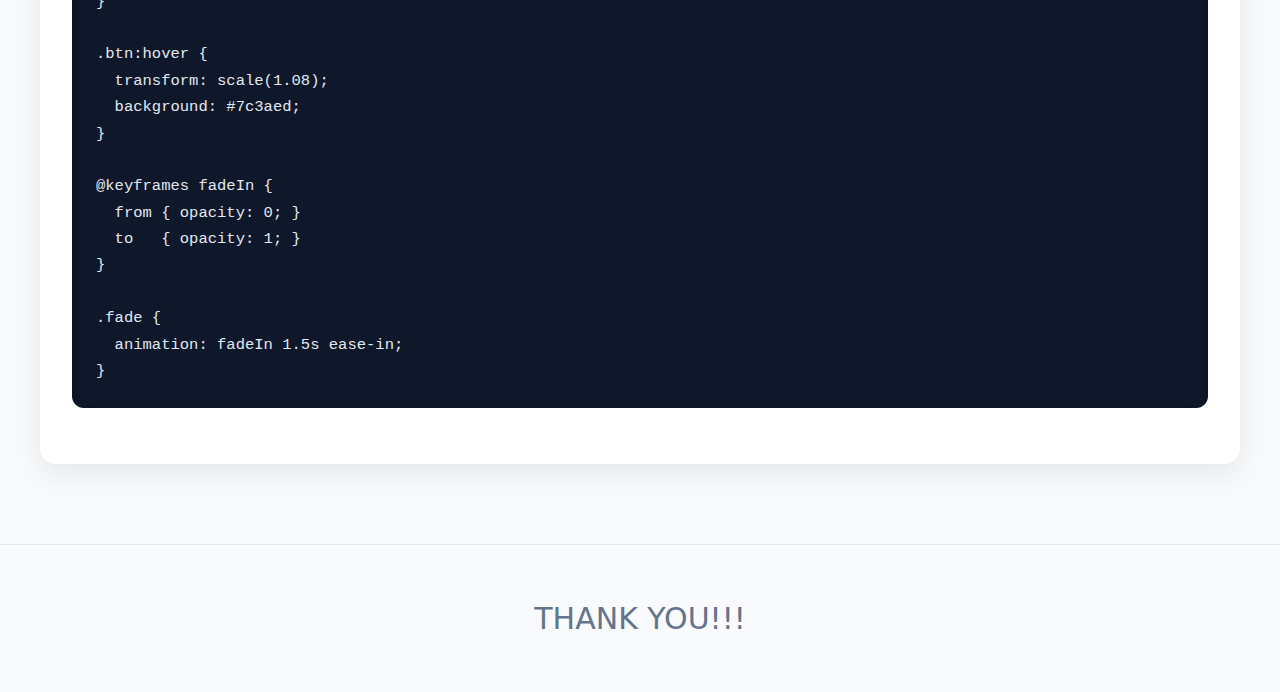
<file: CSS.html>
<!DOCTYPE html>
<html lang="en">
<head>
  <meta charset="UTF-8" />
  <meta name="viewport" content="width=device-width, initial-scale=1.0"/>
  <title>CSS Full Notes 2026 </title>
  <style>
    :root {
      --primary: #6366f1;
      --primary-dark: #7c3aed;
      --bg: #f8fafc;
      --card: #ffffff;
      --text: #1e293b;
      --gray: #64748b;
      --code-bg: #0f172a;
      --code-text: #e2e8f0;
    }
    body {
      font-family: system-ui, -apple-system, sans-serif;
      line-height: 1.7;
      margin: 0;
      background: var(--bg);
      color: var(--text);
    }
    header {
      background: linear-gradient(135deg, var(--primary), var(--primary-dark));
      color: white;
      text-align: center;
      padding: 2rem 1rem 2.5rem;
    }
    header h1 { margin: 0; font-size: 3rem; }
    header p { font-size: 1.25rem; opacity: 0.95; margin-top: 0.6rem; }
    .container {
      max-width: 1200px;
      margin: 0 auto;
      padding: 2rem 1rem;
    }
    section {
      background: var(--card);
      border-radius: 16px;
      box-shadow: 0 10px 30px rgba(0,0,0,0.08);
      margin-bottom: 3rem;
      overflow: hidden;
    }
    h2 {
      background: var(--primary);
      color: white;
      margin: 0;
      padding: 1.2rem 2rem;
      font-size: 1.6rem;
    }
    .content {
      padding: 2rem;
    }
    .definition {
      background: #f3e8ff;
      border-left: 6px solid var(--primary);
      padding: 1.2rem 1.8rem;
      margin: 1.5rem 0;
      border-radius: 0 12px 12px 0;
      font-style: italic;
    }
    pre {
      background: var(--code-bg);
      color: var(--code-text);
      padding: 1.5rem;
      border-radius: 12px;
      overflow-x: auto;
      font-family: 'Consolas', monospace;
      font-size: 0.97rem;
      margin: 1.5rem 0;
      box-shadow: inset 0 3px 10px rgba(0,0,0,0.4);
    }
    .tip {
      background: #fefce8;
      border-left: 5px solid #ca8a04;
      padding: 1.2rem;
      margin: 1.8rem 0;
      border-radius: 0 10px 10px 0;
    }
    .live-example {
      background: #f1f5f9;
      padding: 1.5rem;
      border-radius: 10px;
      margin: 1.5rem 0;
      border: 1px dashed #cbd5e1;
    }
    footer {
      text-align: center;
      text-transform: uppercase;
      padding: 3rem 1rem;
      color: var(--gray);
      font-size: 30px;
      border-top: 1px solid #e2e8f0;
    }
    @media (max-width: 768px) {
      header h1 { font-size: 2.4rem; }
      .content { padding: 1.5rem; }
    }
        .back-btn {
            position: fixed;
            top: 30px;
            right: 20px;
            text-decoration: none;
            background-color: #4CAF50;
            color: white;
            padding: 8px 16px;
            border-radius: 6px;
            font-size: 14px;
        }

        .back-btn:hover {
            background-color: #45a049;
  </style>
</head>
<body>
  <a href="menu.html" class="back-btn">⬅ Menu</a>

<header>
  <h1>CSS Full Notes 2026</h1>
  <p>Complete Beginner to Pro Guide</p>
</header>

<div class="container">

  <section>
    <h2>1. What is CSS?</h2>
    <div class="content">
      <div class="definition">
        <strong>Definition:</strong> CSS (Cascading Style Sheets) is a language used to style and layout web pages — colors, fonts, spacing, animations, responsiveness, etc.
      </div>
      <pre><code>/* Three ways to add CSS */
Inline:      &lt;h1 style="color: blue;"&gt;Hello&lt;/h1&gt;
Internal:    &lt;style&gt; h1 { color: blue; } &lt;/style&gt;
External:    &lt;link rel="stylesheet" href="style.css"&gt;</code></pre>
    </div>
  </section>

  <section>
    <h2>2. Selectors & Basic Properties</h2>
    <div class="content">
      <div class="definition">
        <strong>Definition:</strong> Selectors target HTML elements. Properties change their appearance.
      </div>
      <pre><code>/* Element selector */
p { color: navy; font-size: 1.1rem; }

/* Class selector */
.highlight { background: yellow; padding: 4px; }

/* ID selector */
#header { text-align: center; }

/* Universal selector */
* { margin: 0; padding: 0; box-sizing: border-box; }

/* Common properties */
color, background-color, font-family, font-size, margin, padding, border, width, height
</code></pre>
      <div class="live-example">
        <p style="color: purple; font-weight: bold;">This paragraph uses color and font-weight</p>
      </div>
    </div>
  </section>

  <section>
    <h2>3. Box Model</h2>
    <div class="content">
      <div class="definition">
        <strong>Definition:</strong> Every element is a box: content + padding + border + margin.
      </div>
      <pre><code>.box {
  width: 300px;
  height: 200px;
  padding: 20px;
  border: 5px solid black;
  margin: 30px;
  box-sizing: border-box;   /* Very useful - includes padding & border in width/height */
}</code></pre>
      <div class="tip">Always use <code>box-sizing: border-box;</code> on everything (* { box-sizing: border-box; })</div>
    </div>
  </section>

  <section>
    <h2>4. Flexbox (1D Layout)</h2>
    <div class="content">
      <div class="definition">
        <strong>Definition:</strong> Flexbox makes it easy to align and distribute items in a container (row or column).
      </div>
      <pre><code>.container {
  display: flex;
  justify-content: space-between;   /* main axis */
  align-items: center;              /* cross axis */
  gap: 20px;
  flex-wrap: wrap;
}

.item {
  flex: 1 1 200px;   /* grow, shrink, basis */
}</code></pre>
      <div class="live-example" style="display:flex; justify-content:space-around; gap:1rem; background:#f1f5f9; padding:1.5rem; border-radius:10px;">
        <div style="background:#c084fc; color:white; padding:1rem; border-radius:8px;">Item 1</div>
        <div style="background:#a78bfa; color:white; padding:1rem; border-radius:8px;">Item 2</div>
        <div style="background:#8b5cf6; color:white; padding:1rem; border-radius:8px;">Item 3</div>
      </div>
    </div>
  </section>

  <section>
    <h2>5. CSS Grid (2D Layout)</h2>
    <div class="content">
      <div class="definition">
        <strong>Definition:</strong> Grid creates two-dimensional layouts with rows and columns — perfect for complex pages.
      </div>
      <pre><code>.grid-container {
  display: grid;
  grid-template-columns: repeat(3, 1fr);   /* 3 equal columns */
  grid-gap: 20px;
  /* or */ grid-template-areas: 
    "header header header"
    "main   sidebar aside"
    "footer footer footer";
}

.item {
  grid-column: 1 / 3;   /* span from column 1 to 3 */
}</code></pre>
      <div class="live-example" style="display:grid; grid-template-columns:repeat(3,1fr); gap:1rem; background:#f1f5f9; padding:1.5rem; border-radius:10px;">
        <div style="background:#60a5fa; color:white; padding:2rem; text-align:center; border-radius:8px;">1</div>
        <div style="background:#3b82f6; color:white; padding:2rem; text-align:center; border-radius:8px;">2</div>
        <div style="background:#2563eb; color:white; padding:2rem; text-align:center; border-radius:8px;">3</div>
      </div>
    </div>
  </section>

  <section>
    <h2>6. CSS Variables (Custom Properties)</h2>
    <div class="content">
      <div class="definition">
        <strong>Definition:</strong> Variables store reusable values (colors, sizes) — easy to change globally.
      </div>
      <pre><code>:root {
  --primary: #8b5cf6;
  --spacing: 1.5rem;
}

button {
  background: var(--primary);
  padding: var(--spacing);
}

@media (prefers-color-scheme: dark) {
  :root { --primary: #c084fc; }
}</code></pre>
    </div>
  </section>

  <section>
    <h2>7. Media Queries (Responsive Design)</h2>
    <div class="content">
      <div class="definition">
        <strong>Definition:</strong> Media queries apply styles based on screen size, device, orientation, etc.
      </div>
      <pre><code>@media (max-width: 768px) {
  .container {
    flex-direction: column;
  }
}

@media (min-width: 1024px) and (orientation: landscape) {
  body { font-size: 1.2rem; }
}

@media (prefers-reduced-motion: reduce) {
  * { animation: none !important; }
}</code></pre>
    </div>
  </section>

  <section>
    <h2>8. Pseudo-classes & Pseudo-elements</h2>
    <div class="content">
      <div class="definition">
        <strong>Definition:</strong> Add styles to special states (:hover, :focus) or parts (::before, ::after).
      </div>
      <pre><code>a:hover { color: red; text-decoration: underline; }

button:focus { outline: 3px solid #8b5cf6; }

.card::before {
  content: "★";
  color: gold;
  margin-right: 8px;
}</code></pre>
    </div>
  </section>

  <section>
    <h2>9. Transitions & Animations</h2>
    <div class="content">
      <div class="definition">
        <strong>Definition:</strong> Smoothly change properties over time.
      </div>
      <pre><code>.btn {
  transition: all 0.3s ease;
}

.btn:hover {
  transform: scale(1.08);
  background: #7c3aed;
}

@keyframes fadeIn {
  from { opacity: 0; }
  to   { opacity: 1; }
}

.fade {
  animation: fadeIn 1.5s ease-in;
}</code></pre>
    </div>
  </section>

</div>

<footer>
  thank you!!!
</footer>

</body>
</html>
</file>
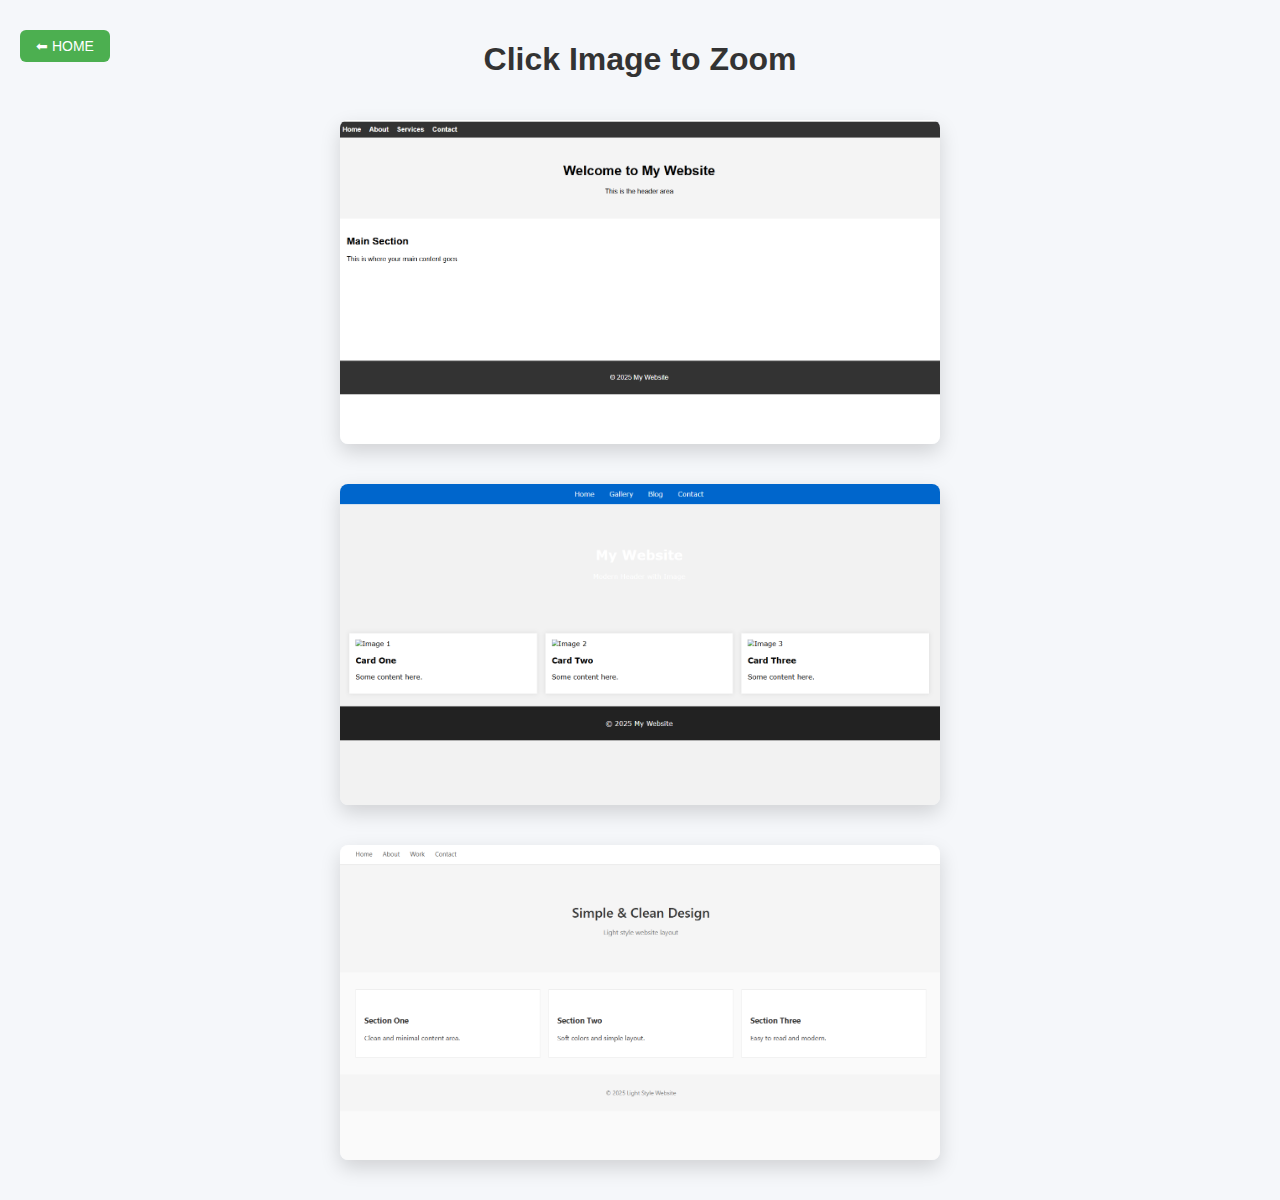
<file: Examples.html>
<!DOCTYPE html>
<html lang="en">
<head>
  <meta charset="UTF-8">
  <title>Examples</title>

  <style>
    body {
      margin: 0;
      background-color: #f5f7fa;
      font-family: Arial, sans-serif;
    }

    h1 {
      text-align: center;
      padding: 20px;
      color: #333;
    }

    .gallery {
      display: flex;
      flex-direction: column;
      align-items: center;
      gap: 40px;
      padding-bottom: 40px;
    }

    .gallery img {
      width: 70%;
      max-width: 600px;
      cursor: pointer;
      border-radius: 8px;
      box-shadow: 0 8px 20px rgba(0,0,0,0.15);
      transition: transform 0.3s;
    }

    .gallery img:hover {
      transform: scale(1.03);
    }

    /* Lightbox */
    .lightbox {
      display: none;
      position: fixed;
      top: 0;
      left: 0;
      width: 100%;
      height: 100%;
      background: rgba(0,0,0,0.8);
      justify-content: center;
      align-items: center;
    }

    .lightbox img {
      max-width: 90%;
      max-height: 90%;
      border-radius: 8px;
    }

    .lightbox:active {
      display: none;

    }
    .back-btn {
            position: absolute;
            top: 30px;
            left: 20px;
            text-decoration: none;
            background-color: #4CAF50;
            color: white;
            padding: 8px 16px;
            border-radius: 6px;
            font-size: 14px;
        }

        .back-btn:hover {
            background-color: #45a049;
  </style>
</head>

<body>

  <h1>Click Image to Zoom</h1>

  <div class="gallery">
    <a href="index.html" class="back-btn">⬅ HOME</a>
    <img src="Ex1.png" onclick="openImg(this.src)">
    <img src="Ex2.png" onclick="openImg(this.src)">
    <img src="Ex3.png" onclick="openImg(this.src)">
  </div>

  <!-- Lightbox -->
  <div class="lightbox" id="lightbox" onclick="closeImg()">
    <img id="lightboxImg">
  </div>

  <script>
    function openImg(src) {
      document.getElementById("lightbox").style.display = "flex";
      document.getElementById("lightboxImg").src = src;
    }

    function closeImg() {
      document.getElementById("lightbox").style.display = "none";
    }
  </script>

</body>
</html>
</file>
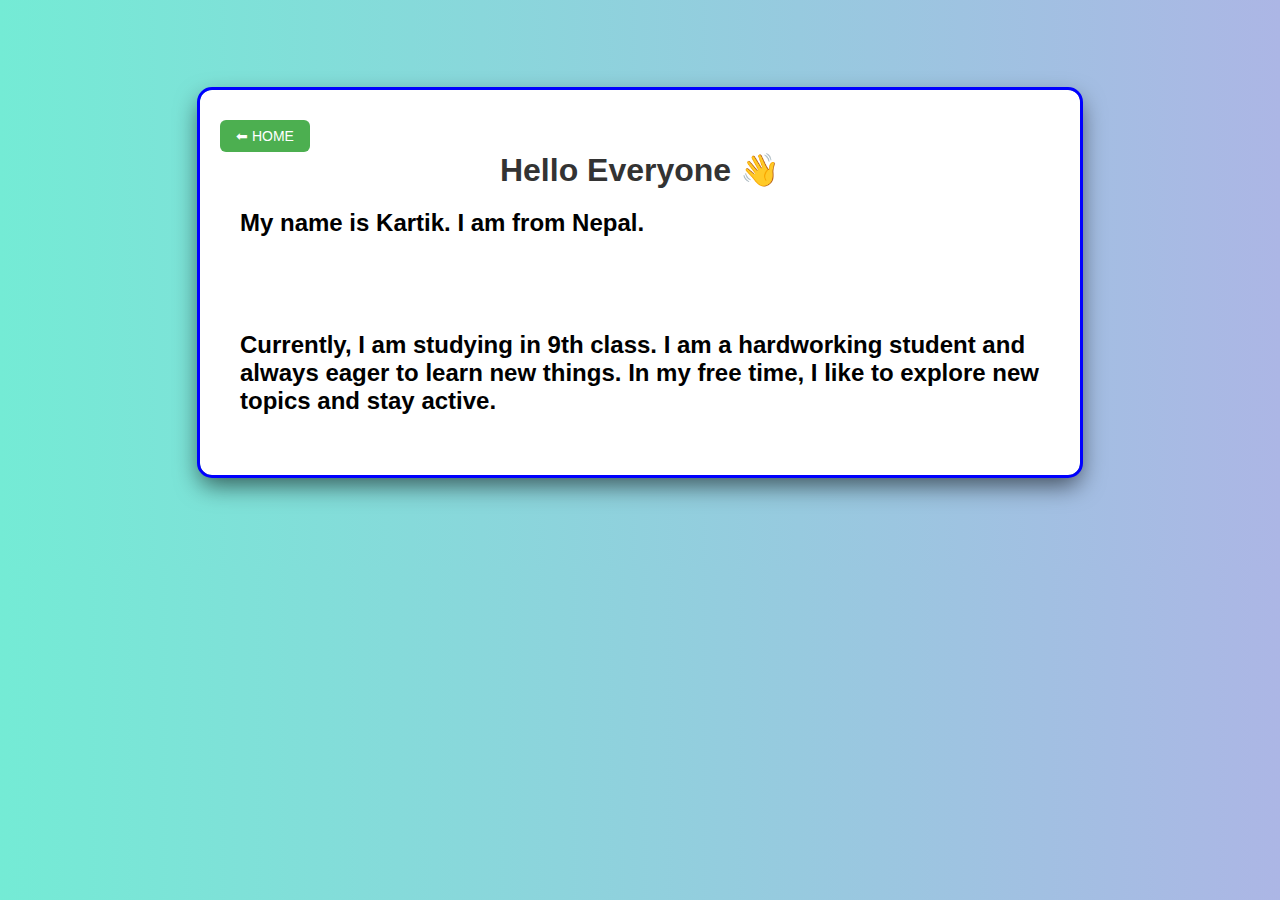
<file: home.html>
<!DOCTYPE html>
<html>
<head>
	<meta charset="utf-8">
	<meta name="viewport" content="width=device-width, initial-scale=1">
	<title>About</title>

	<style>
		body {
			margin: 0;
			padding: 0;
			font-family: Arial, Helvetica, sans-serif;
			background: linear-gradient(to right, #74ebd5, #acb6e5);
		}

		.container {
			max-width: 800px;
			margin: 90px auto;
			background: white;
			padding: 40px;
			border-radius: 12px;
			box-shadow: 0 10px 25px rgba(0, 0, 1, 0.6);
			outline: 3px solid blue;
			position: relative;
		}

		.back-btn {
			position: absolute;
			top: 30px;
			left: 20px;
			text-decoration: none;
			background-color: #4CAF50;
			color: white;
			padding: 8px 16px;
			border-radius: 6px;
			font-size: 14px;
		}

		.back-btn:hover {
			background-color: #45a049;
		}

		h1 {
			text-align: center;
			color: #333;
			margin-bottom: 20px;
		}

		h3 {
			color: #555;
			line-height: 1.6;
			margin-bottom: 25px;
		}
	</style>
</head>

<body>

	<div class="container">

		<!-- Back Button -->
		<a href="index.html" class="back-btn">⬅ HOME</a>

		<h1>Hello Everyone 👋</h1>

		<h2>My name is Kartik. I am from Nepal.</h2>

		<br>
		<br>
		<br>
		<h2>
			Currently, I am studying in 9th class. I am a hardworking student and always eager to learn new things.
			In my free time, I like to explore new topics and stay active.
		</h2>

	</div>

</body>
</html>
</file>
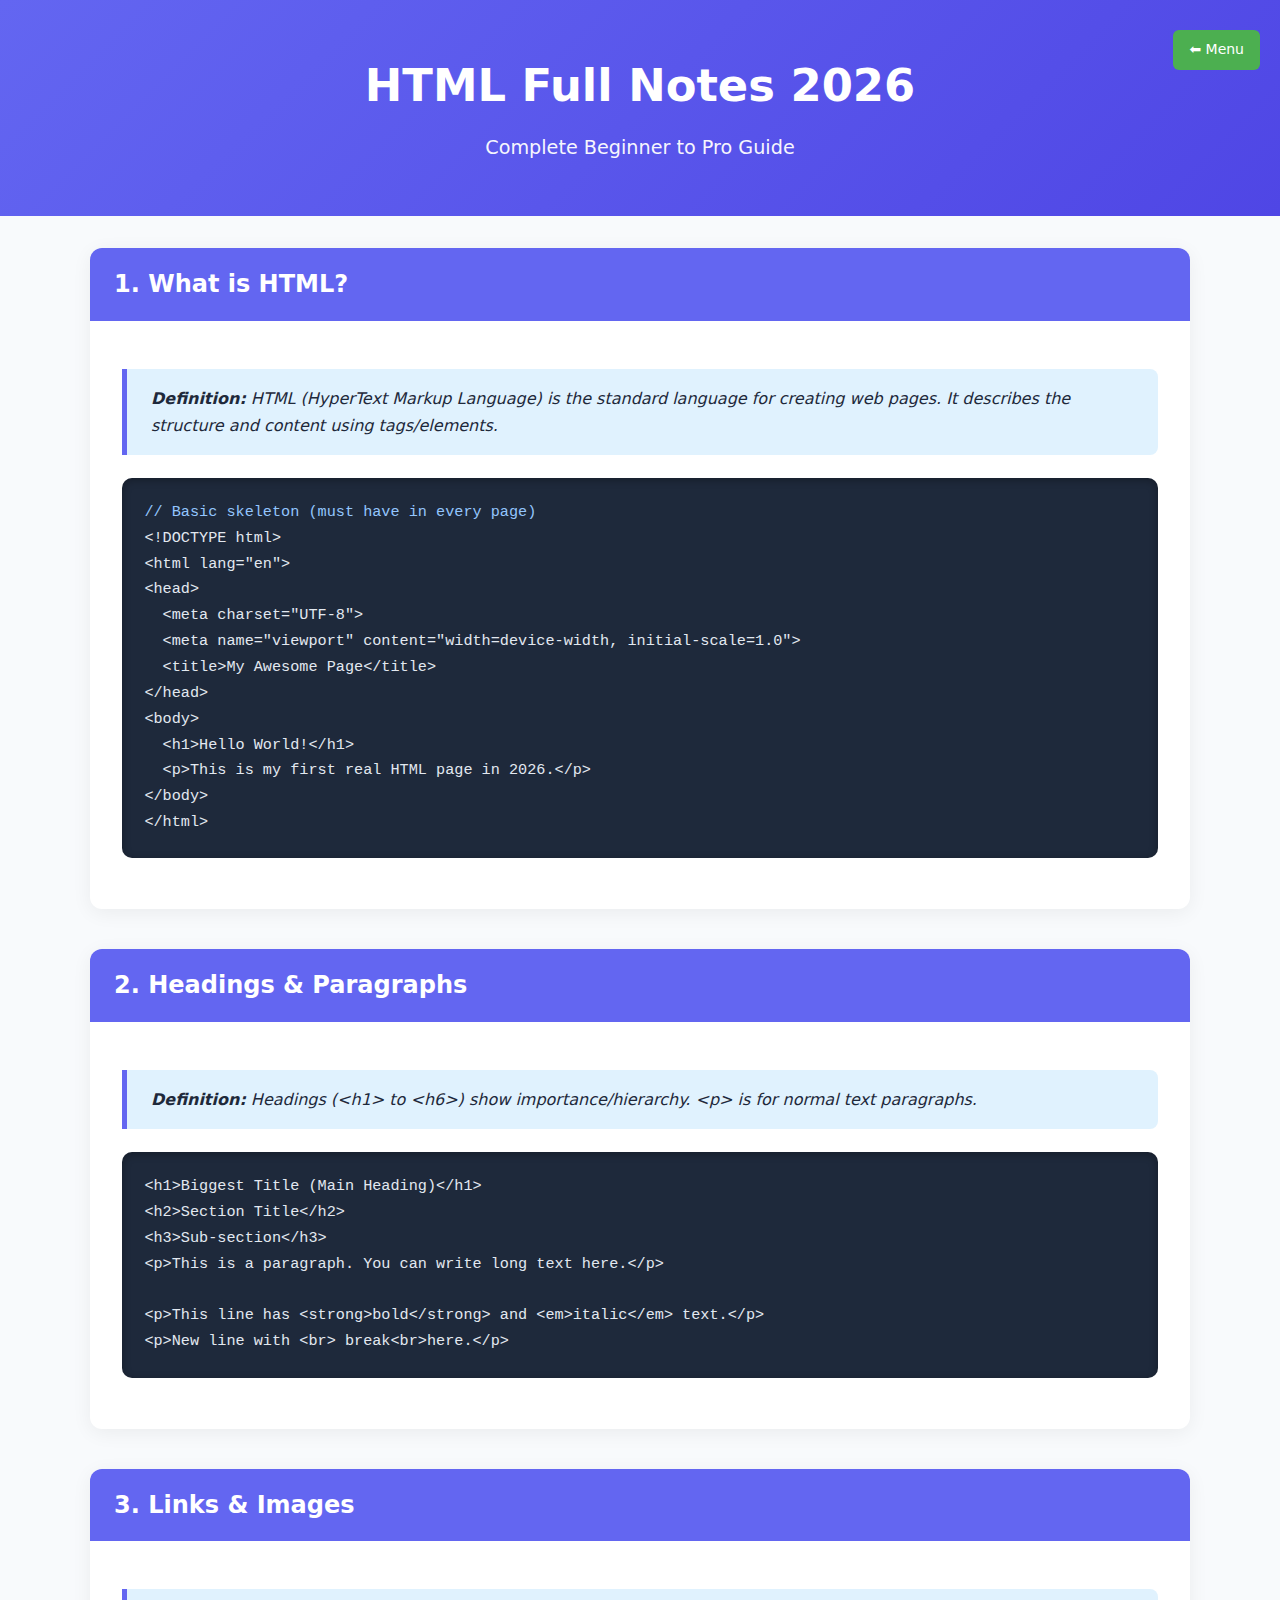
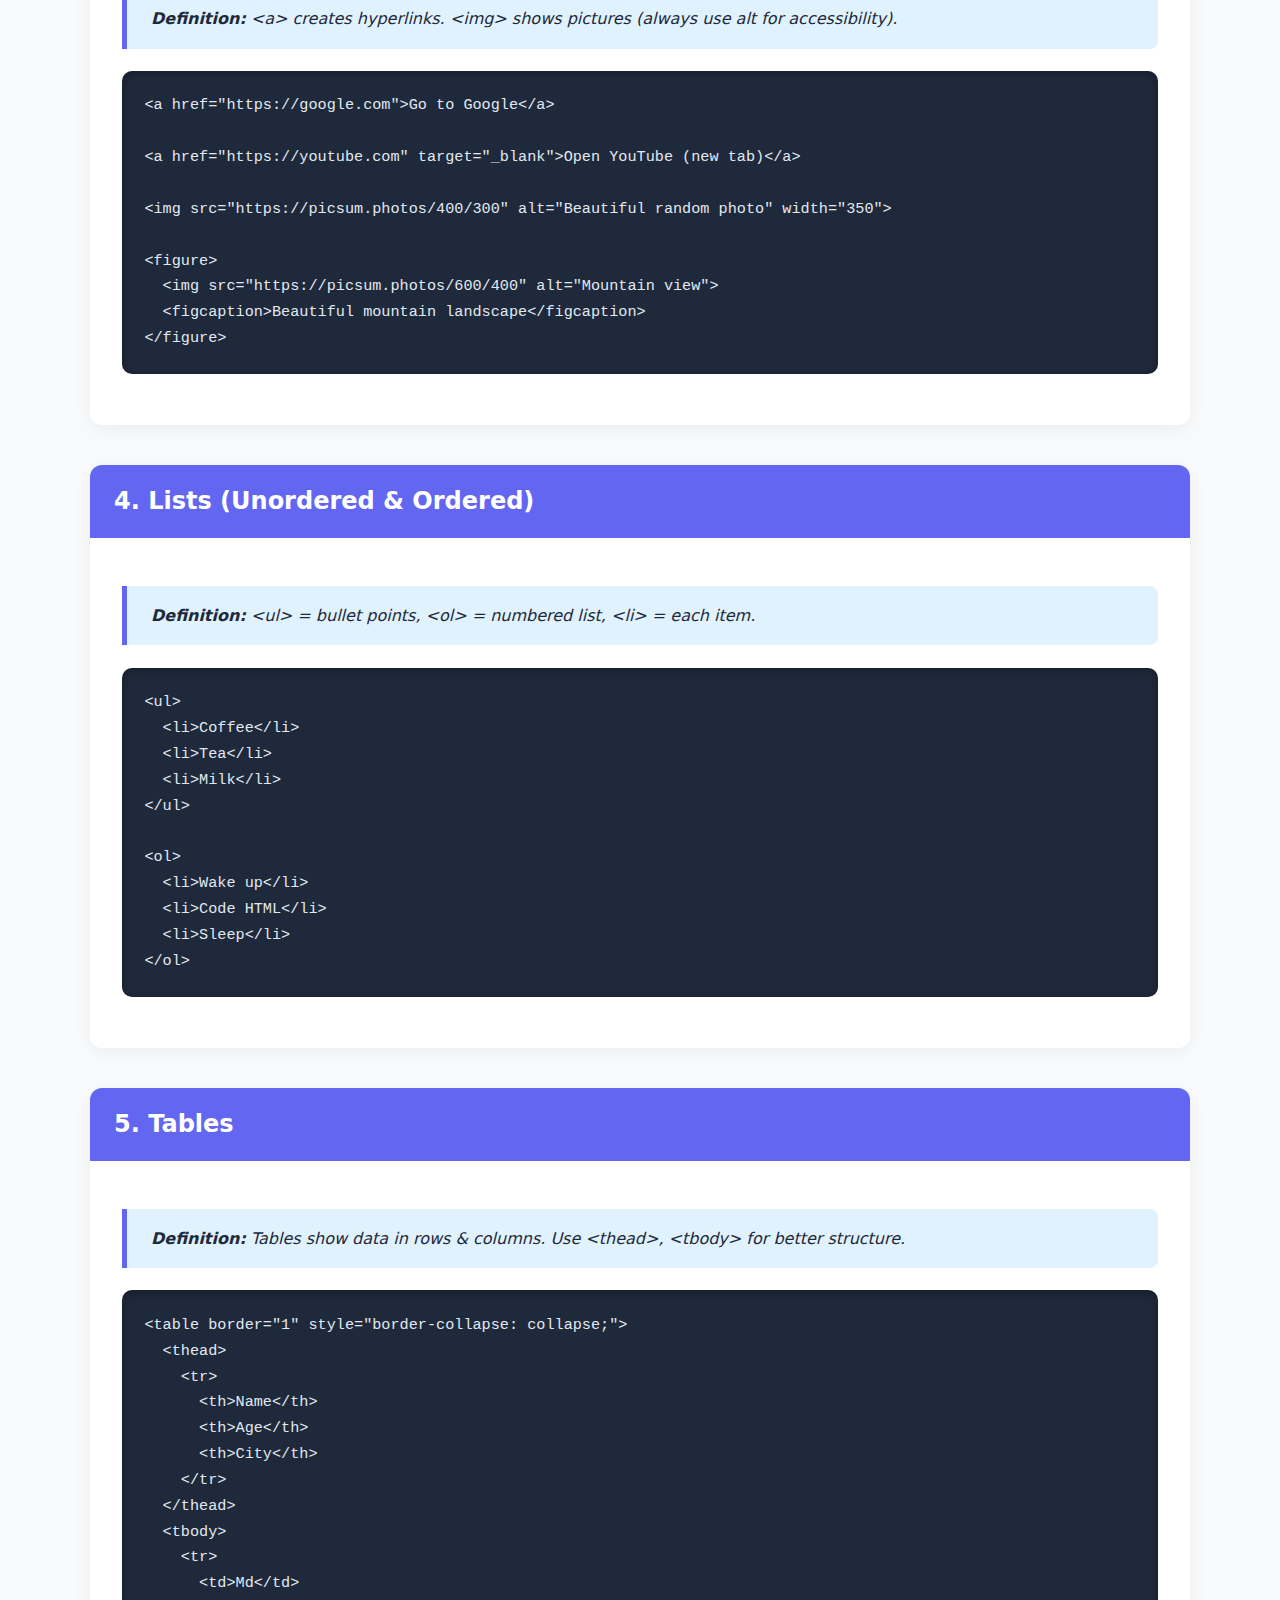
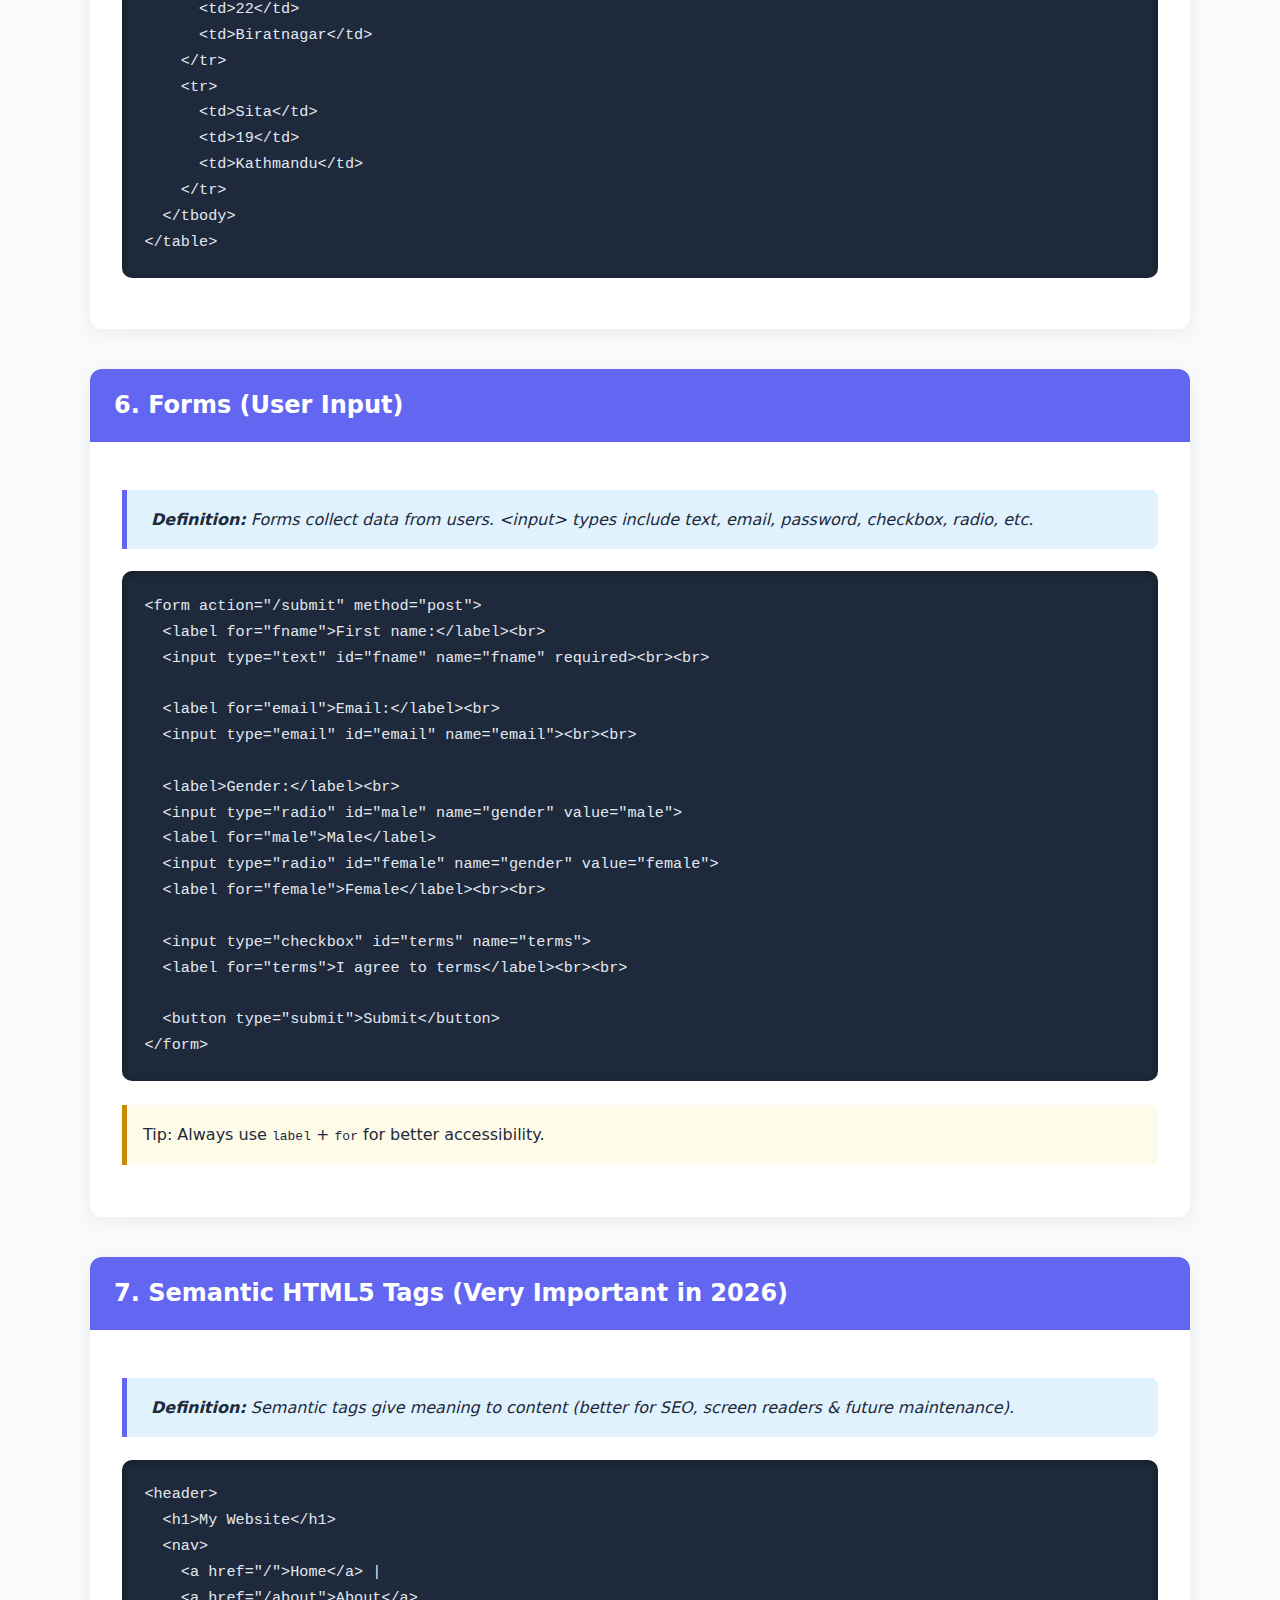
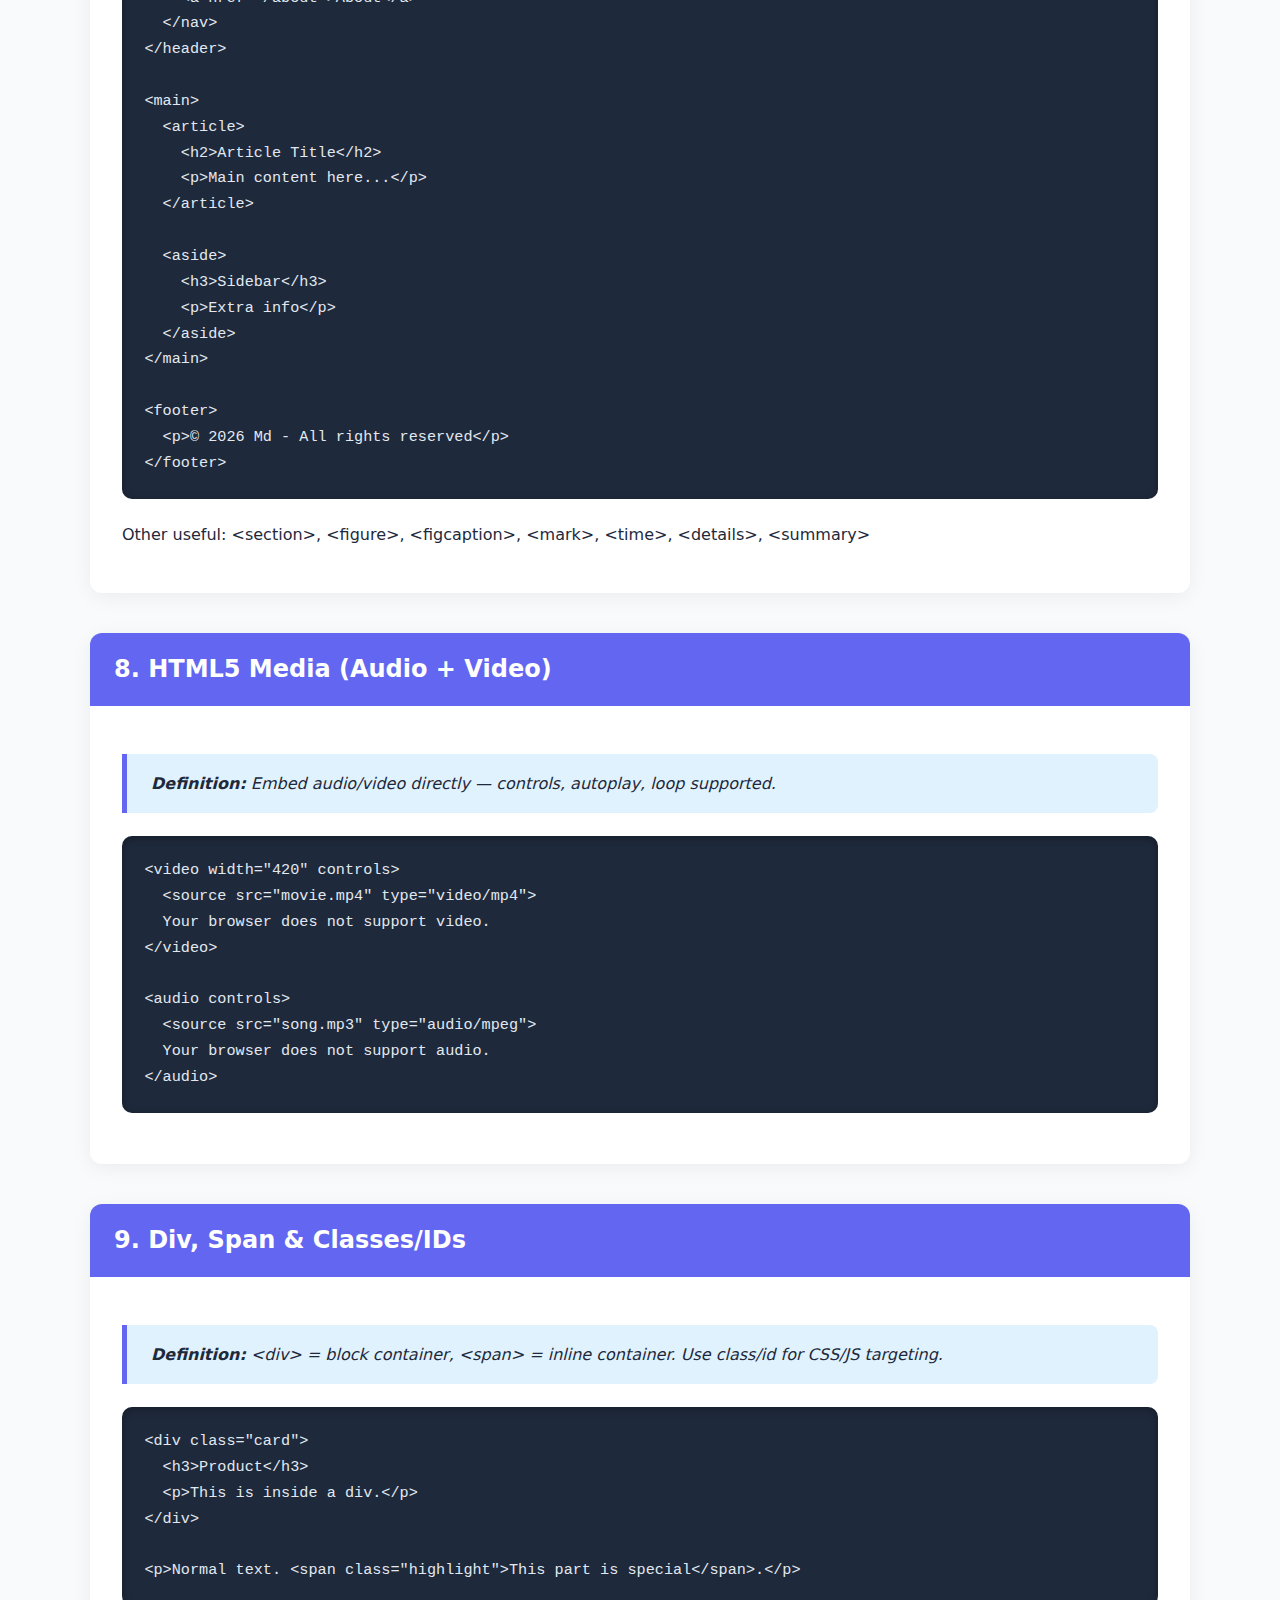
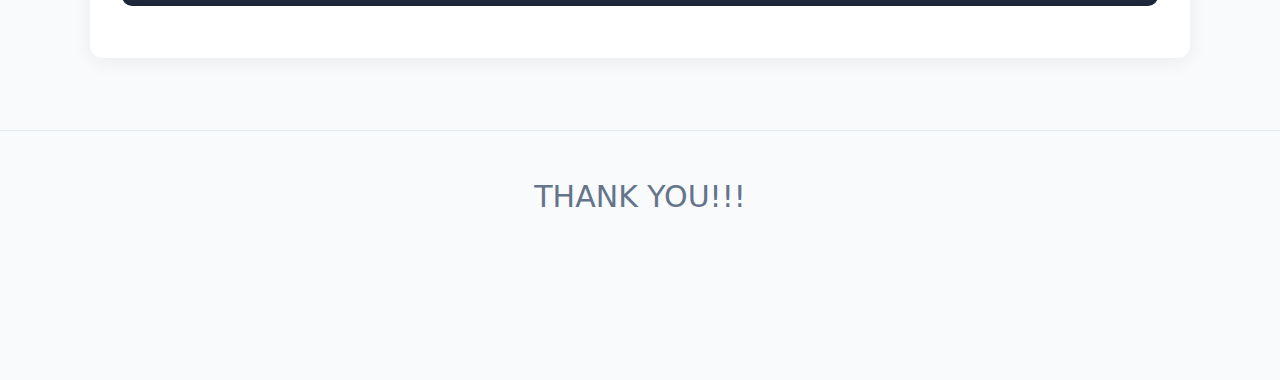
<file: HTML.html>
<!DOCTYPE html>
<html lang="en">
<head>
  <meta charset="UTF-8" />
  <meta name="viewport" content="width=device-width, initial-scale=1.0"/>
  <title>HTML Full Notes 2026</title>
  <style>
    :root {
      --primary: #6366f1;
      --primary-dark: #4f46e5;
      --bg: #f8fafc;
      --card: #ffffff;
      --text: #1e293b;
      --gray: #64748b;
      --code-bg: #1e293b;
      --code-text: #e2e8f0;
    }
    body {
      font-family: 'Segoe UI', system-ui, sans-serif;
      line-height: 1.7;
      margin: 0;
      padding: 0;
      background: var(--bg);
      color: var(--text);
    }
    header {
      background: linear-gradient(135deg, var(--primary), var(--primary-dark));
      color: white;
      text-align: center;
      padding: 3rem 1rem 2rem;
    }
    header h1 { margin: 0; font-size: 2.8rem; }
    header p { font-size: 1.2rem; opacity: 0.95; margin-top: 0.5rem; }
    .container { max-width: 1100px; margin: 0 auto; padding: 2rem 1rem; }
    section {
      background: var(--card);
      border-radius: 12px;
      box-shadow: 0 4px 20px rgba(0,0,0,0.06);
      margin-bottom: 2.5rem;
      overflow: hidden;
    }
    h2 {
      background: var(--primary);
      color: white;
      margin: 0;
      padding: 1rem 1.5rem;
      font-size: 1.5rem;
    }
    .content {
      padding: 1.8rem 2rem;
    }
    .definition {
      background: #e0f2fe;
      border-left: 5px solid var(--primary);
      padding: 1rem 1.5rem;
      margin: 1.2rem 0;
      border-radius: 0 8px 8px 0;
      font-style: italic;
    }
    pre {
      background: var(--code-bg);
      color: var(--code-text);
      padding: 1.4rem;
      border-radius: 10px;
      overflow-x: auto;
      font-family: 'Consolas', 'Courier New', monospace;
      font-size: 0.95rem;
      margin: 1.4rem 0;
      box-shadow: inset 0 2px 8px rgba(0,0,0,0.3);
    }
    code.inline { background: #e2e8f0; padding: 0.2rem 0.5rem; border-radius: 4px; }
    .tip {
      background: #fefce8;
      border-left: 5px solid #ca8a04;
      padding: 1rem;
      margin: 1.5rem 0;
      border-radius: 0 8px 8px 0;
    }
    footer {
      text-align: center;
      text-transform: uppercase;
      padding: 2.5rem 1rem;
      color: var(--gray);
      font-size: 0.95rem;
      border-top: 1px solid #e2e8f0;
      font-size: 30px;
    }
    @media (max-width: 768px) {
      header h1 { font-size: 2.2rem; }
      .content { padding: 1.5rem; }
    }
        .back-btn {
            position: fixed;
            top: 30px;
            right: 20px;
            text-decoration: none;
            background-color: #4CAF50;
            color: white;
            padding: 8px 16px;
            border-radius: 6px;
            font-size: 14px;
        }

        .back-btn:hover {
            background-color: #45a049;
  </style>
</head>
<body>

<header>
  <h1>HTML Full Notes 2026</h1>
  <p>Complete Beginner to Pro Guide </p>
</header>
  <a href="menu.html" class="back-btn">⬅ Menu</a>

<div class="container">

  <section>
    <h2>1. What is HTML?</h2>
    <div class="content">
      <div class="definition">
        <strong>Definition:</strong> HTML (HyperText Markup Language) is the standard language for creating web pages. It describes the structure and content using tags/elements.
      </div>
      <pre><code><span style="color:#93c5fd">// Basic skeleton (must have in every page)</span>
&lt;!DOCTYPE html&gt;
&lt;html lang="en"&gt;
&lt;head&gt;
  &lt;meta charset="UTF-8"&gt;
  &lt;meta name="viewport" content="width=device-width, initial-scale=1.0"&gt;
  &lt;title&gt;My Awesome Page&lt;/title&gt;
&lt;/head&gt;
&lt;body&gt;
  &lt;h1&gt;Hello World!&lt;/h1&gt;
  &lt;p&gt;This is my first real HTML page in 2026.&lt;/p&gt;
&lt;/body&gt;
&lt;/html&gt;</code></pre>
    </div>
  </section>

  <section>
    <h2>2. Headings & Paragraphs</h2>
    <div class="content">
      <div class="definition">
        <strong>Definition:</strong> Headings (&lt;h1&gt; to &lt;h6&gt;) show importance/hierarchy. &lt;p&gt; is for normal text paragraphs.
      </div>
      <pre><code>&lt;h1&gt;Biggest Title (Main Heading)&lt;/h1&gt;
&lt;h2&gt;Section Title&lt;/h2&gt;
&lt;h3&gt;Sub-section&lt;/h3&gt;
&lt;p&gt;This is a paragraph. You can write long text here.&lt;/p&gt;

&lt;p&gt;This line has &lt;strong&gt;bold&lt;/strong&gt; and &lt;em&gt;italic&lt;/em&gt; text.&lt;/p&gt;
&lt;p&gt;New line with &lt;br&gt; break&lt;br&gt;here.&lt;/p&gt;</code></pre>
    </div>
  </section>

  <section>
    <h2>3. Links & Images</h2>
    <div class="content">
      <div class="definition">
        <strong>Definition:</strong> &lt;a&gt; creates hyperlinks. &lt;img&gt; shows pictures (always use alt for accessibility).
      </div>
      <pre><code>&lt;a href="https://google.com"&gt;Go to Google&lt;/a&gt;

&lt;a href="https://youtube.com" target="_blank"&gt;Open YouTube (new tab)&lt;/a&gt;

&lt;img src="https://picsum.photos/400/300" alt="Beautiful random photo" width="350"&gt;

&lt;figure&gt;
  &lt;img src="https://picsum.photos/600/400" alt="Mountain view"&gt;
  &lt;figcaption&gt;Beautiful mountain landscape&lt;/figcaption&gt;
&lt;/figure&gt;</code></pre>
    </div>
  </section>

  <section>
    <h2>4. Lists (Unordered & Ordered)</h2>
    <div class="content">
      <div class="definition">
        <strong>Definition:</strong> &lt;ul&gt; = bullet points, &lt;ol&gt; = numbered list, &lt;li&gt; = each item.
      </div>
      <pre><code>&lt;ul&gt;
  &lt;li&gt;Coffee&lt;/li&gt;
  &lt;li&gt;Tea&lt;/li&gt;
  &lt;li&gt;Milk&lt;/li&gt;
&lt;/ul&gt;

&lt;ol&gt;
  &lt;li&gt;Wake up&lt;/li&gt;
  &lt;li&gt;Code HTML&lt;/li&gt;
  &lt;li&gt;Sleep&lt;/li&gt;
&lt;/ol&gt;</code></pre>
    </div>
  </section>

  <section>
    <h2>5. Tables</h2>
    <div class="content">
      <div class="definition">
        <strong>Definition:</strong> Tables show data in rows & columns. Use &lt;thead&gt;, &lt;tbody&gt; for better structure.
      </div>
      <pre><code>&lt;table border="1" style="border-collapse: collapse;"&gt;
  &lt;thead&gt;
    &lt;tr&gt;
      &lt;th&gt;Name&lt;/th&gt;
      &lt;th&gt;Age&lt;/th&gt;
      &lt;th&gt;City&lt;/th&gt;
    &lt;/tr&gt;
  &lt;/thead&gt;
  &lt;tbody&gt;
    &lt;tr&gt;
      &lt;td&gt;Md&lt;/td&gt;
      &lt;td&gt;22&lt;/td&gt;
      &lt;td&gt;Biratnagar&lt;/td&gt;
    &lt;/tr&gt;
    &lt;tr&gt;
      &lt;td&gt;Sita&lt;/td&gt;
      &lt;td&gt;19&lt;/td&gt;
      &lt;td&gt;Kathmandu&lt;/td&gt;
    &lt;/tr&gt;
  &lt;/tbody&gt;
&lt;/table&gt;</code></pre>
    </div>
  </section>

  <section>
    <h2>6. Forms (User Input)</h2>
    <div class="content">
      <div class="definition">
        <strong>Definition:</strong> Forms collect data from users. &lt;input&gt; types include text, email, password, checkbox, radio, etc.
      </div>
      <pre><code>&lt;form action="/submit" method="post"&gt;
  &lt;label for="fname"&gt;First name:&lt;/label&gt;&lt;br&gt;
  &lt;input type="text" id="fname" name="fname" required&gt;&lt;br&gt;&lt;br&gt;

  &lt;label for="email"&gt;Email:&lt;/label&gt;&lt;br&gt;
  &lt;input type="email" id="email" name="email"&gt;&lt;br&gt;&lt;br&gt;

  &lt;label&gt;Gender:&lt;/label&gt;&lt;br&gt;
  &lt;input type="radio" id="male" name="gender" value="male"&gt;
  &lt;label for="male"&gt;Male&lt;/label&gt;
  &lt;input type="radio" id="female" name="gender" value="female"&gt;
  &lt;label for="female"&gt;Female&lt;/label&gt;&lt;br&gt;&lt;br&gt;

  &lt;input type="checkbox" id="terms" name="terms"&gt;
  &lt;label for="terms"&gt;I agree to terms&lt;/label&gt;&lt;br&gt;&lt;br&gt;

  &lt;button type="submit"&gt;Submit&lt;/button&gt;
&lt;/form&gt;</code></pre>
      <div class="tip">Tip: Always use <code>label</code> + <code>for</code> for better accessibility.</div>
    </div>
  </section>

  <section>
    <h2>7. Semantic HTML5 Tags (Very Important in 2026)</h2>
    <div class="content">
      <div class="definition">
        <strong>Definition:</strong> Semantic tags give meaning to content (better for SEO, screen readers & future maintenance).
      </div>
      <pre><code>&lt;header&gt;
  &lt;h1&gt;My Website&lt;/h1&gt;
  &lt;nav&gt;
    &lt;a href="/"&gt;Home&lt;/a&gt; |
    &lt;a href="/about"&gt;About&lt;/a&gt;
  &lt;/nav&gt;
&lt;/header&gt;

&lt;main&gt;
  &lt;article&gt;
    &lt;h2&gt;Article Title&lt;/h2&gt;
    &lt;p&gt;Main content here...&lt;/p&gt;
  &lt;/article&gt;

  &lt;aside&gt;
    &lt;h3&gt;Sidebar&lt;/h3&gt;
    &lt;p&gt;Extra info&lt;/p&gt;
  &lt;/aside&gt;
&lt;/main&gt;

&lt;footer&gt;
  &lt;p&gt;&copy; 2026 Md - All rights reserved&lt;/p&gt;
&lt;/footer&gt;</code></pre>
      <p>Other useful: &lt;section&gt;, &lt;figure&gt;, &lt;figcaption&gt;, &lt;mark&gt;, &lt;time&gt;, &lt;details&gt;, &lt;summary&gt;</p>
    </div>
  </section>

  <section>
    <h2>8. HTML5 Media (Audio + Video)</h2>
    <div class="content">
      <div class="definition">
        <strong>Definition:</strong> Embed audio/video directly — controls, autoplay, loop supported.
      </div>
      <pre><code>&lt;video width="420" controls&gt;
  &lt;source src="movie.mp4" type="video/mp4"&gt;
  Your browser does not support video.
&lt;/video&gt;

&lt;audio controls&gt;
  &lt;source src="song.mp3" type="audio/mpeg"&gt;
  Your browser does not support audio.
&lt;/audio&gt;</code></pre>
    </div>
  </section>

  <section>
    <h2>9. Div, Span & Classes/IDs</h2>
    <div class="content">
      <div class="definition">
        <strong>Definition:</strong> &lt;div&gt; = block container, &lt;span&gt; = inline container. Use class/id for CSS/JS targeting.
      </div>
      <pre><code>&lt;div class="card"&gt;
  &lt;h3&gt;Product&lt;/h3&gt;
  &lt;p&gt;This is inside a div.&lt;/p&gt;
&lt;/div&gt;

&lt;p&gt;Normal text. &lt;span class="highlight"&gt;This part is special&lt;/span&gt;.&lt;/p&gt;</code></pre>
    </div>
  </section>

</div>

<footer>
  thank you!!!
</footer>

</body>
</html>
</file>
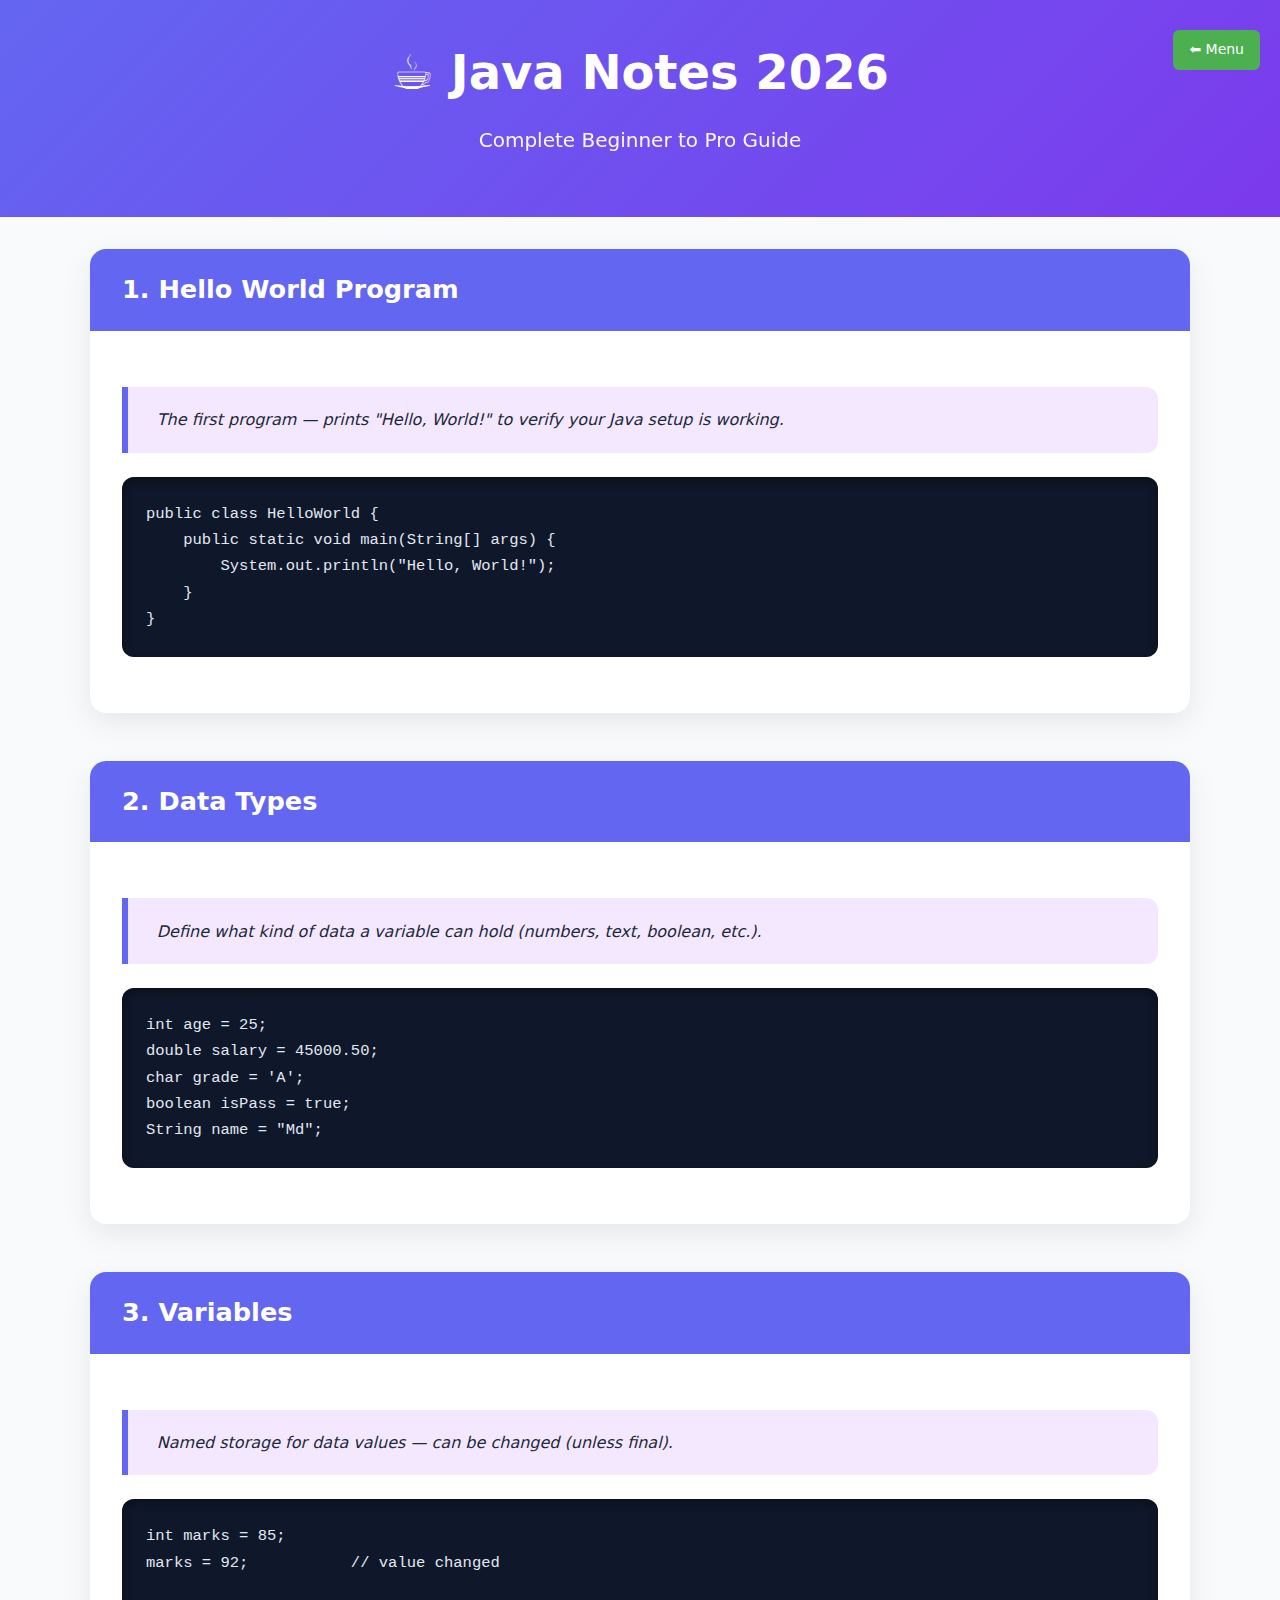
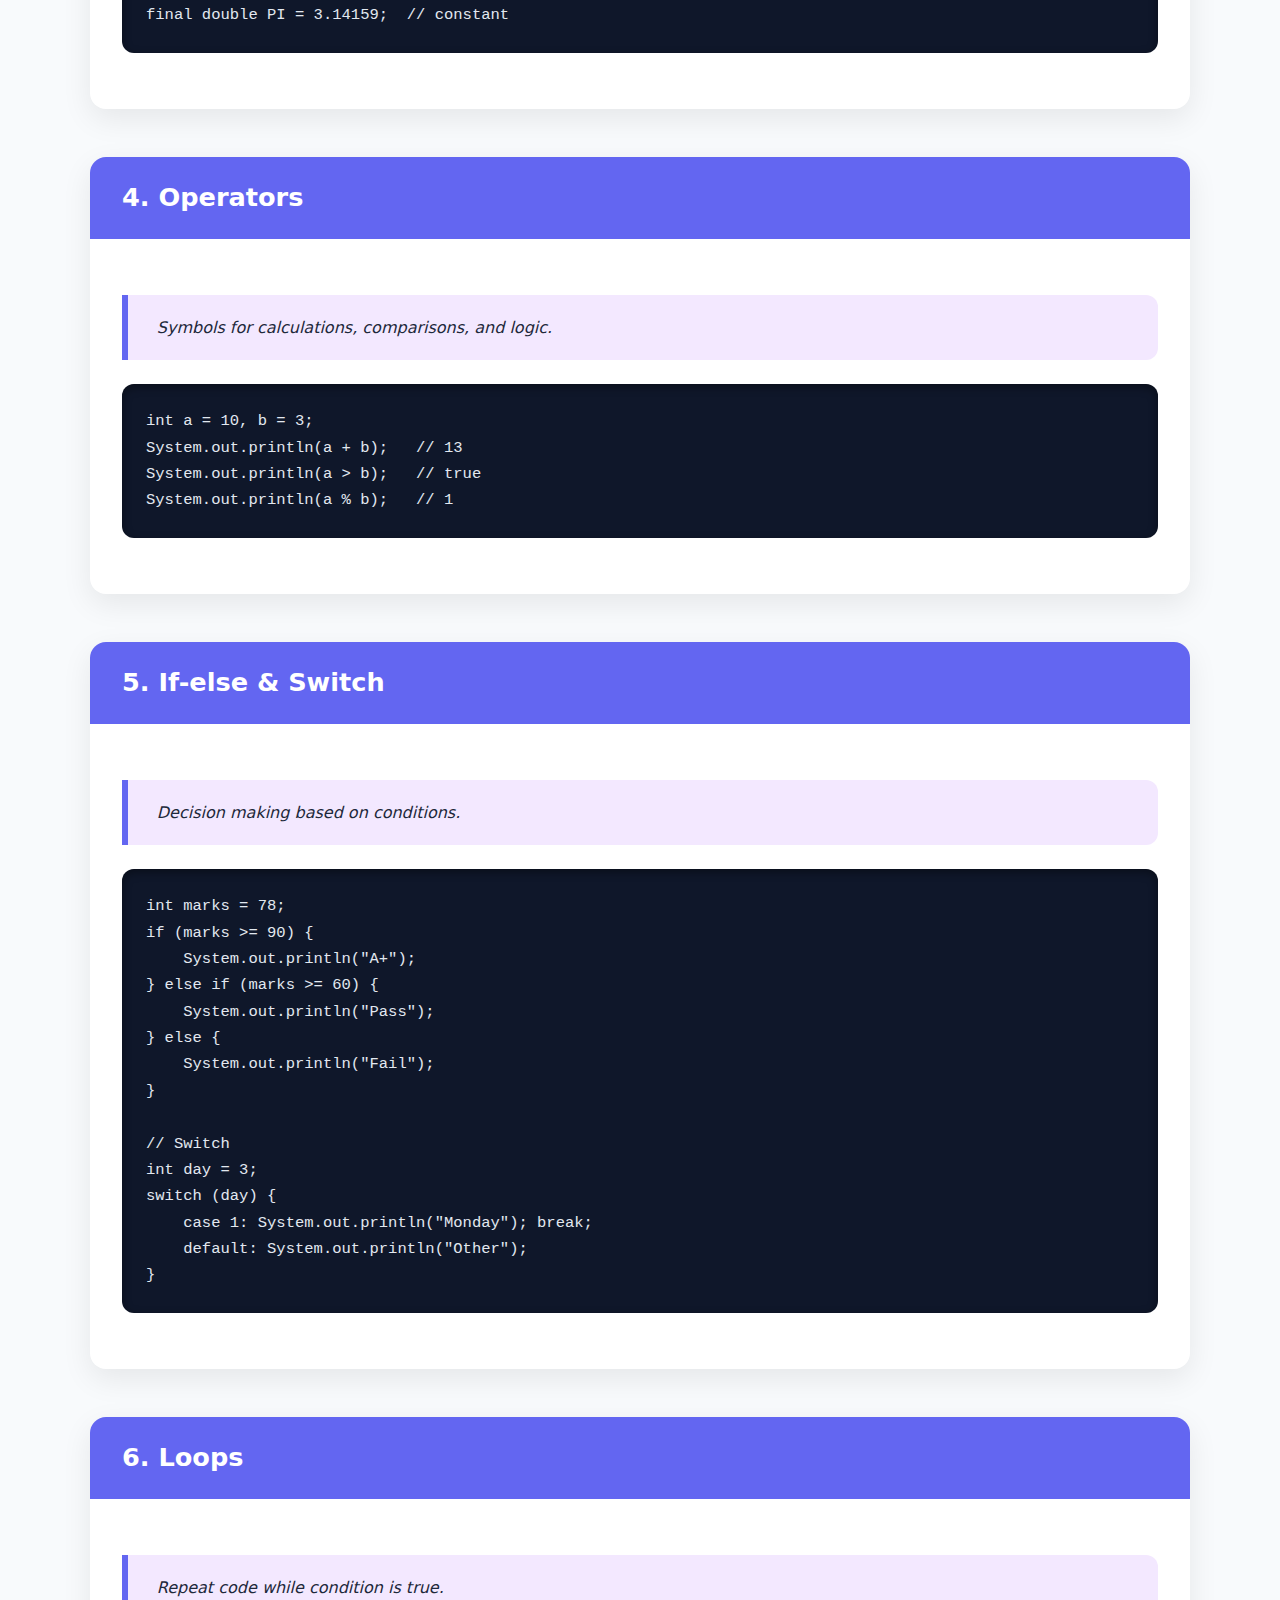
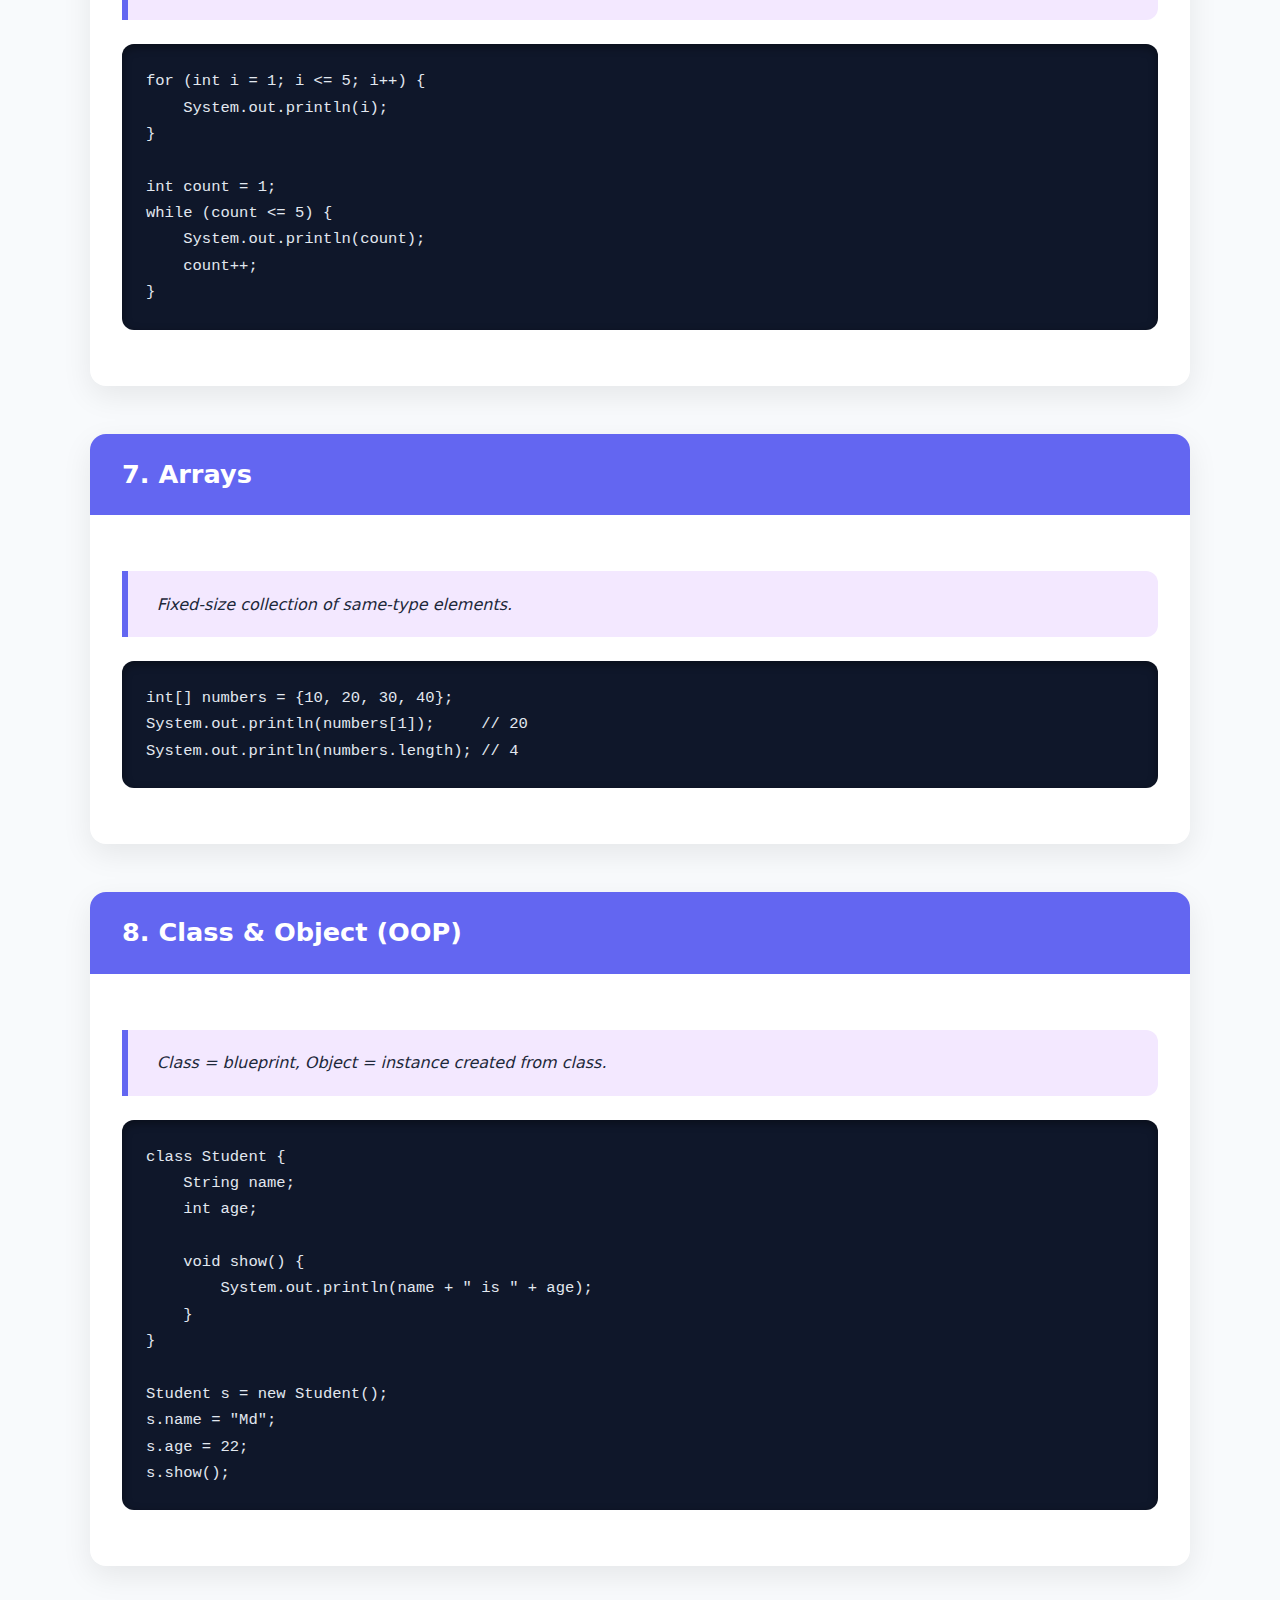
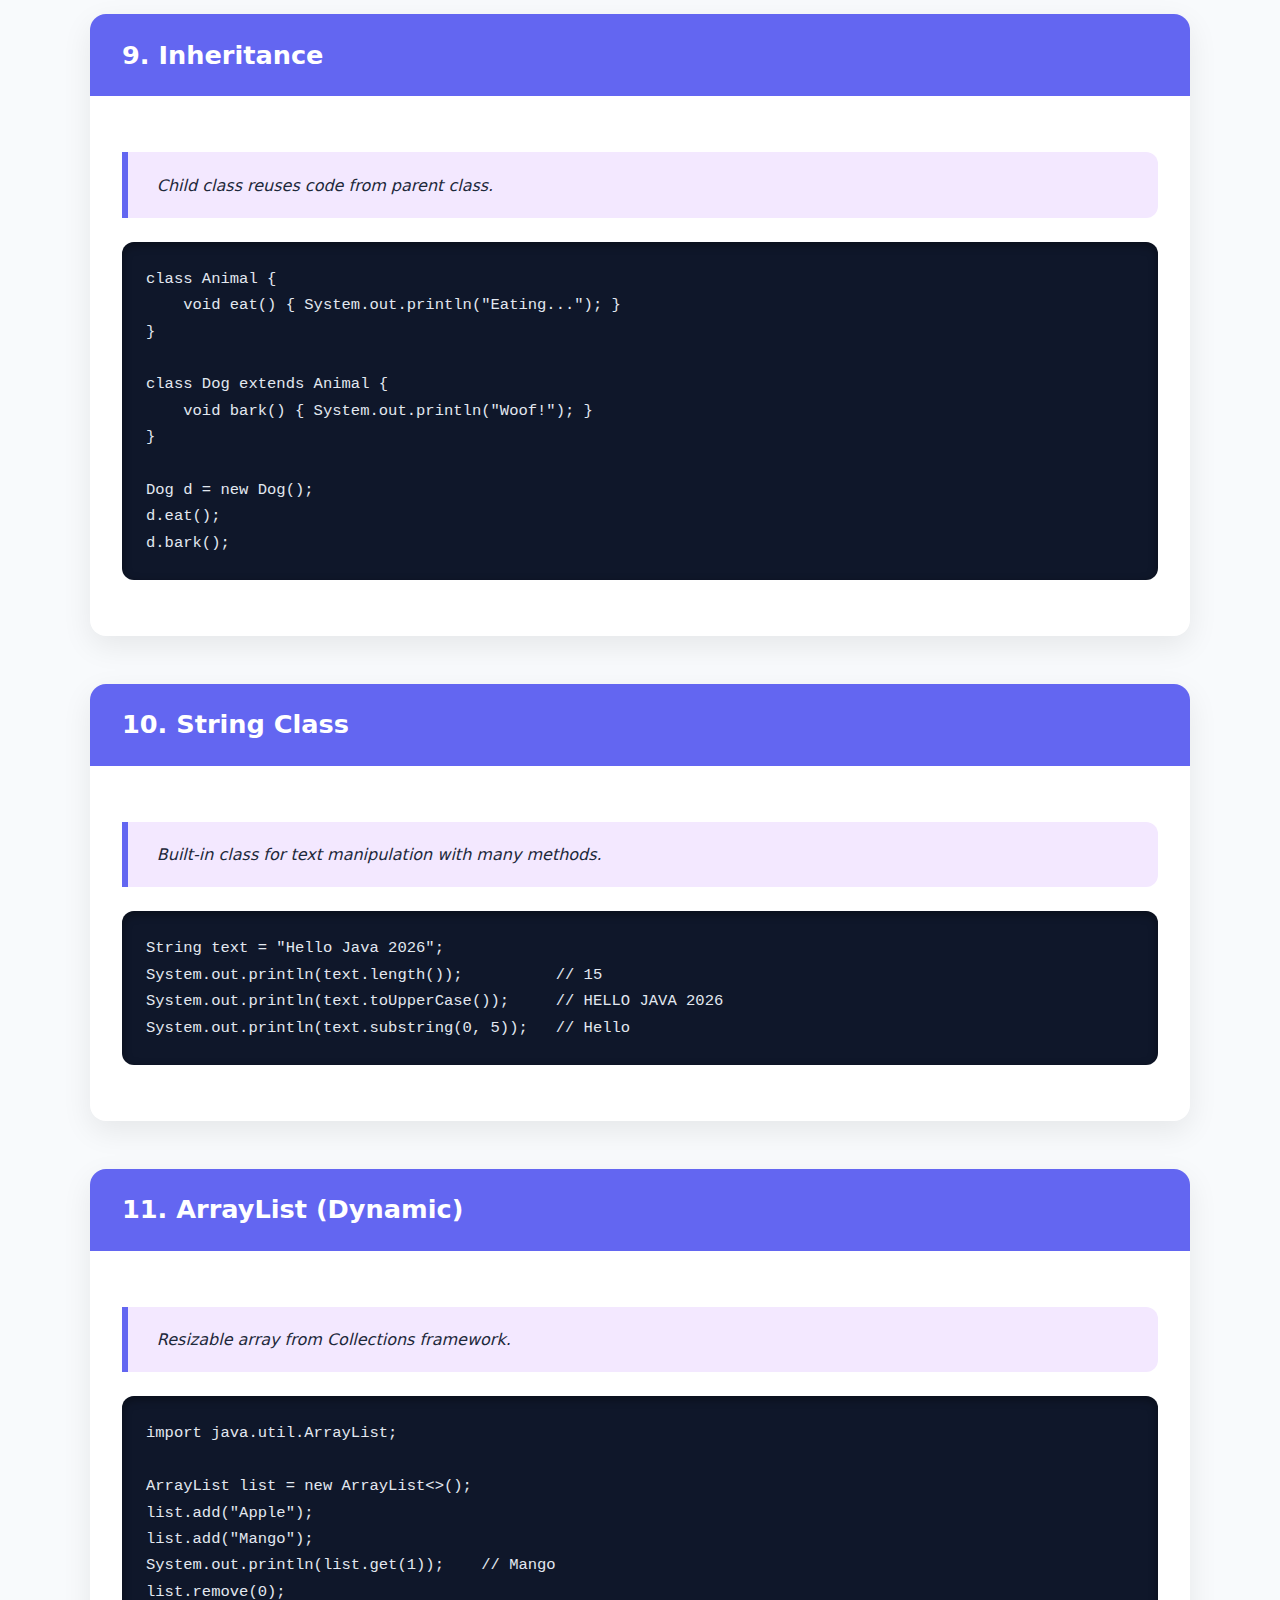
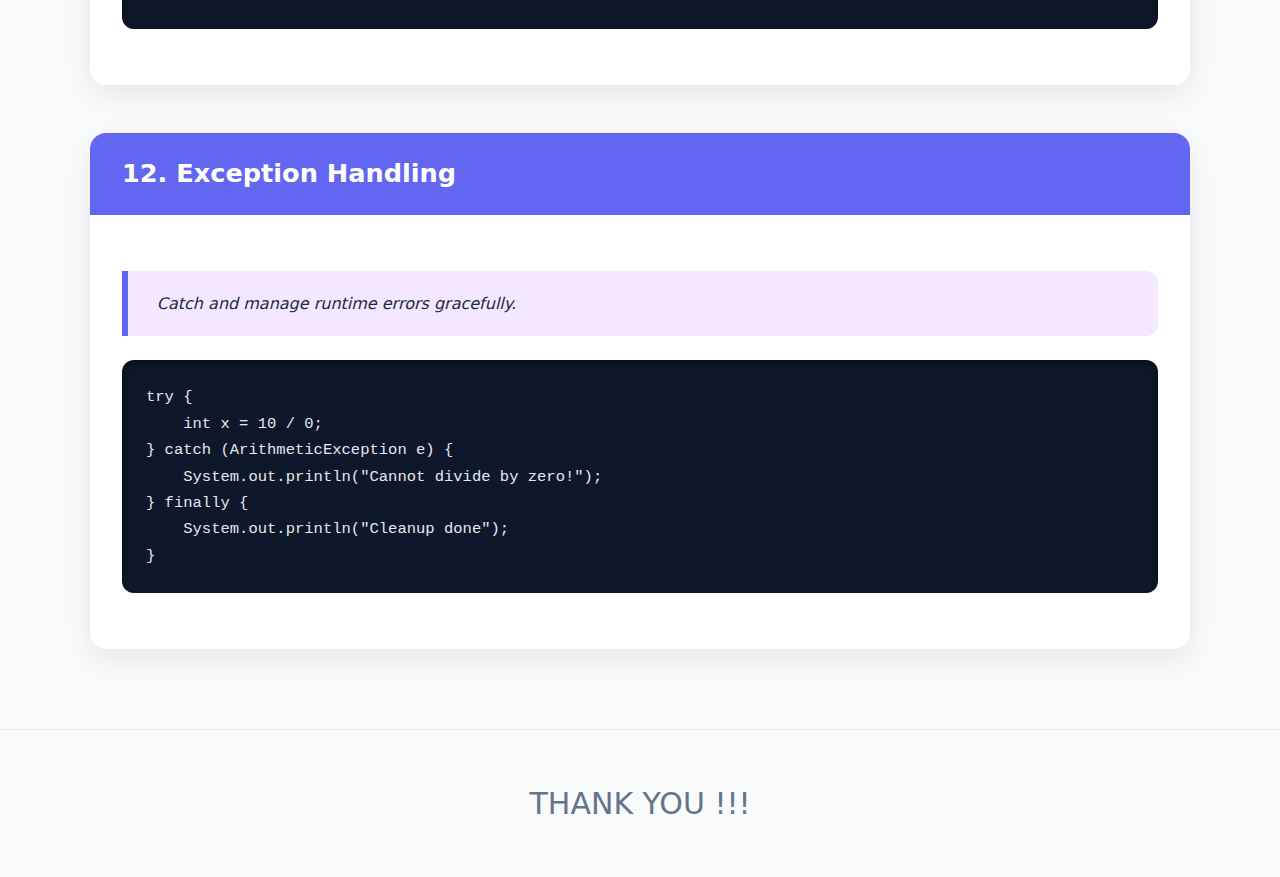
<file: java.html>
<!DOCTYPE html>
<html lang="en">
<head>
  <meta charset="UTF-8" />
  <meta name="viewport" content="width=device-width, initial-scale=1.0"/>
  <title>Java Notes 2026 – Modern Style (Same as HTML/CSS Pages)</title>
  <style>
    :root {
      --primary: #6366f1;;
      --primary-dark: #7c3aed;
      --bg: #f8fafc;
      --card: #ffffff;
      --text: #1e293b;
      --gray: #64748b;
      --code-bg: #0f172a;
      --code-text: #e2e8f0;
    }
    body {
      font-family: system-ui, -apple-system, sans-serif;
      line-height: 1.7;
      margin: 0;
      background: var(--bg);
      color: var(--text);
    }
    header {
      background: linear-gradient(135deg, var(--primary), var(--primary-dark));
      color: white;
      text-align: center;
      padding: 2rem 1rem 2.5rem;
      position: relative;
    }
    header h1 { margin: 0; font-size: 3rem; }
    header p { font-size: 1.25rem; opacity: 0.95; margin-top: 0.6rem; }
        .back-btn {
            position: fixed;
            top: 30px;
            right: 20px;
            text-decoration: none;
            background-color: #4CAF50;
            color: white;
            padding: 8px 16px;
            border-radius: 6px;
            font-size: 14px;
        }

        .back-btn:hover {
            background-color: #45a049;
    }
    .container {
      max-width: 1100px;
      margin: 0 auto;
      padding: 2rem 1rem;
    }
    section {
      background: var(--card);
      border-radius: 16px;
      box-shadow: 0 10px 30px rgba(0,0,0,0.08);
      margin-bottom: 3rem;
      overflow: hidden;
    }
    h2 {
      background: var(--primary);
      color: white;
      margin: 0;
      padding: 1.2rem 2rem;
      font-size: 1.6rem;
    }
    .content {
      padding: 2rem;
    }
    .definition {
      background: #f3e8ff;
      border-left: 6px solid var(--primary);
      padding: 1.2rem 1.8rem;
      margin: 1.5rem 0;
      border-radius: 0 12px 12px 0;
      font-style: italic;
    }
    pre {
      background: var(--code-bg);
      color: var(--code-text);
      padding: 1.5rem;
      border-radius: 12px;
      overflow-x: auto;
      font-family: 'Consolas', monospace;
      font-size: 0.97rem;
      margin: 1.5rem 0;
      box-shadow: inset 0 3px 10px rgba(0,0,0,0.4);
    }
    footer {
      text-align: center;
      padding: 3rem 1rem;
      text-transform: uppercase;
      font-size: 30px;
      color: var(--gray);
      border-top: 1px solid #e2e8f0;
    }
    @media (max-width: 768px) {
      header h1 { font-size: 2.4rem; }
      .back-btn { top: 20px; right: 20px; padding: 8px 16px; font-size: 0.9rem; }
      .content { padding: 1.5rem; }
    }
  </style>
</head>
<body>

<header>
  <a href="menu.html" class="back-btn">⬅ Menu</a>
  <h1>☕ Java Notes 2026</h1>
  <p>Complete Beginner to Pro Guide</p>
</header>

<div class="container">

  <section>
    <h2>1. Hello World Program</h2>
    <div class="content">
      <div class="definition">
        The first program — prints "Hello, World!" to verify your Java setup is working.
      </div>
      <pre><code>public class HelloWorld {
    public static void main(String[] args) {
        System.out.println("Hello, World!");
    }
}</code></pre>
    </div>
  </section>

  <section>
    <h2>2. Data Types</h2>
    <div class="content">
      <div class="definition">
        Define what kind of data a variable can hold (numbers, text, boolean, etc.).
      </div>
      <pre><code>int age = 25;
double salary = 45000.50;
char grade = 'A';
boolean isPass = true;
String name = "Md";</code></pre>
    </div>
  </section>

  <section>
    <h2>3. Variables</h2>
    <div class="content">
      <div class="definition">
        Named storage for data values — can be changed (unless final).
      </div>
      <pre><code>int marks = 85;
marks = 92;           // value changed

final double PI = 3.14159;  // constant</code></pre>
    </div>
  </section>

  <section>
    <h2>4. Operators</h2>
    <div class="content">
      <div class="definition">
        Symbols for calculations, comparisons, and logic.
      </div>
      <pre><code>int a = 10, b = 3;
System.out.println(a + b);   // 13
System.out.println(a > b);   // true
System.out.println(a % b);   // 1</code></pre>
    </div>
  </section>

  <section>
    <h2>5. If-else & Switch</h2>
    <div class="content">
      <div class="definition">
        Decision making based on conditions.
      </div>
      <pre><code>int marks = 78;
if (marks >= 90) {
    System.out.println("A+");
} else if (marks >= 60) {
    System.out.println("Pass");
} else {
    System.out.println("Fail");
}

// Switch
int day = 3;
switch (day) {
    case 1: System.out.println("Monday"); break;
    default: System.out.println("Other");
}</code></pre>
    </div>
  </section>

  <section>
    <h2>6. Loops</h2>
    <div class="content">
      <div class="definition">
        Repeat code while condition is true.
      </div>
      <pre><code>for (int i = 1; i <= 5; i++) {
    System.out.println(i);
}

int count = 1;
while (count <= 5) {
    System.out.println(count);
    count++;
}</code></pre>
    </div>
  </section>

  <section>
    <h2>7. Arrays</h2>
    <div class="content">
      <div class="definition">
        Fixed-size collection of same-type elements.
      </div>
      <pre><code>int[] numbers = {10, 20, 30, 40};
System.out.println(numbers[1]);     // 20
System.out.println(numbers.length); // 4</code></pre>
    </div>
  </section>

  <section>
    <h2>8. Class & Object (OOP)</h2>
    <div class="content">
      <div class="definition">
        Class = blueprint, Object = instance created from class.
      </div>
      <pre><code>class Student {
    String name;
    int age;

    void show() {
        System.out.println(name + " is " + age);
    }
}

Student s = new Student();
s.name = "Md";
s.age = 22;
s.show();</code></pre>
    </div>
  </section>

  <section>
    <h2>9. Inheritance</h2>
    <div class="content">
      <div class="definition">
        Child class reuses code from parent class.
      </div>
      <pre><code>class Animal {
    void eat() { System.out.println("Eating..."); }
}

class Dog extends Animal {
    void bark() { System.out.println("Woof!"); }
}

Dog d = new Dog();
d.eat();
d.bark();</code></pre>
    </div>
  </section>

  <section>
    <h2>10. String Class</h2>
    <div class="content">
      <div class="definition">
        Built-in class for text manipulation with many methods.
      </div>
      <pre><code>String text = "Hello Java 2026";
System.out.println(text.length());          // 15
System.out.println(text.toUpperCase());     // HELLO JAVA 2026
System.out.println(text.substring(0, 5));   // Hello</code></pre>
    </div>
  </section>

  <section>
    <h2>11. ArrayList (Dynamic)</h2>
    <div class="content">
      <div class="definition">
        Resizable array from Collections framework.
      </div>
      <pre><code>import java.util.ArrayList;

ArrayList<String> list = new ArrayList<>();
list.add("Apple");
list.add("Mango");
System.out.println(list.get(1));    // Mango
list.remove(0);</code></pre>
    </div>
  </section>

  <section>
    <h2>12. Exception Handling</h2>
    <div class="content">
      <div class="definition">
        Catch and manage runtime errors gracefully.
      </div>
      <pre><code>try {
    int x = 10 / 0;
} catch (ArithmeticException e) {
    System.out.println("Cannot divide by zero!");
} finally {
    System.out.println("Cleanup done");
}</code></pre>
    </div>
  </section>

</div>

<footer>
 thank you !!!
</footer>

</body>
</html>
</file>
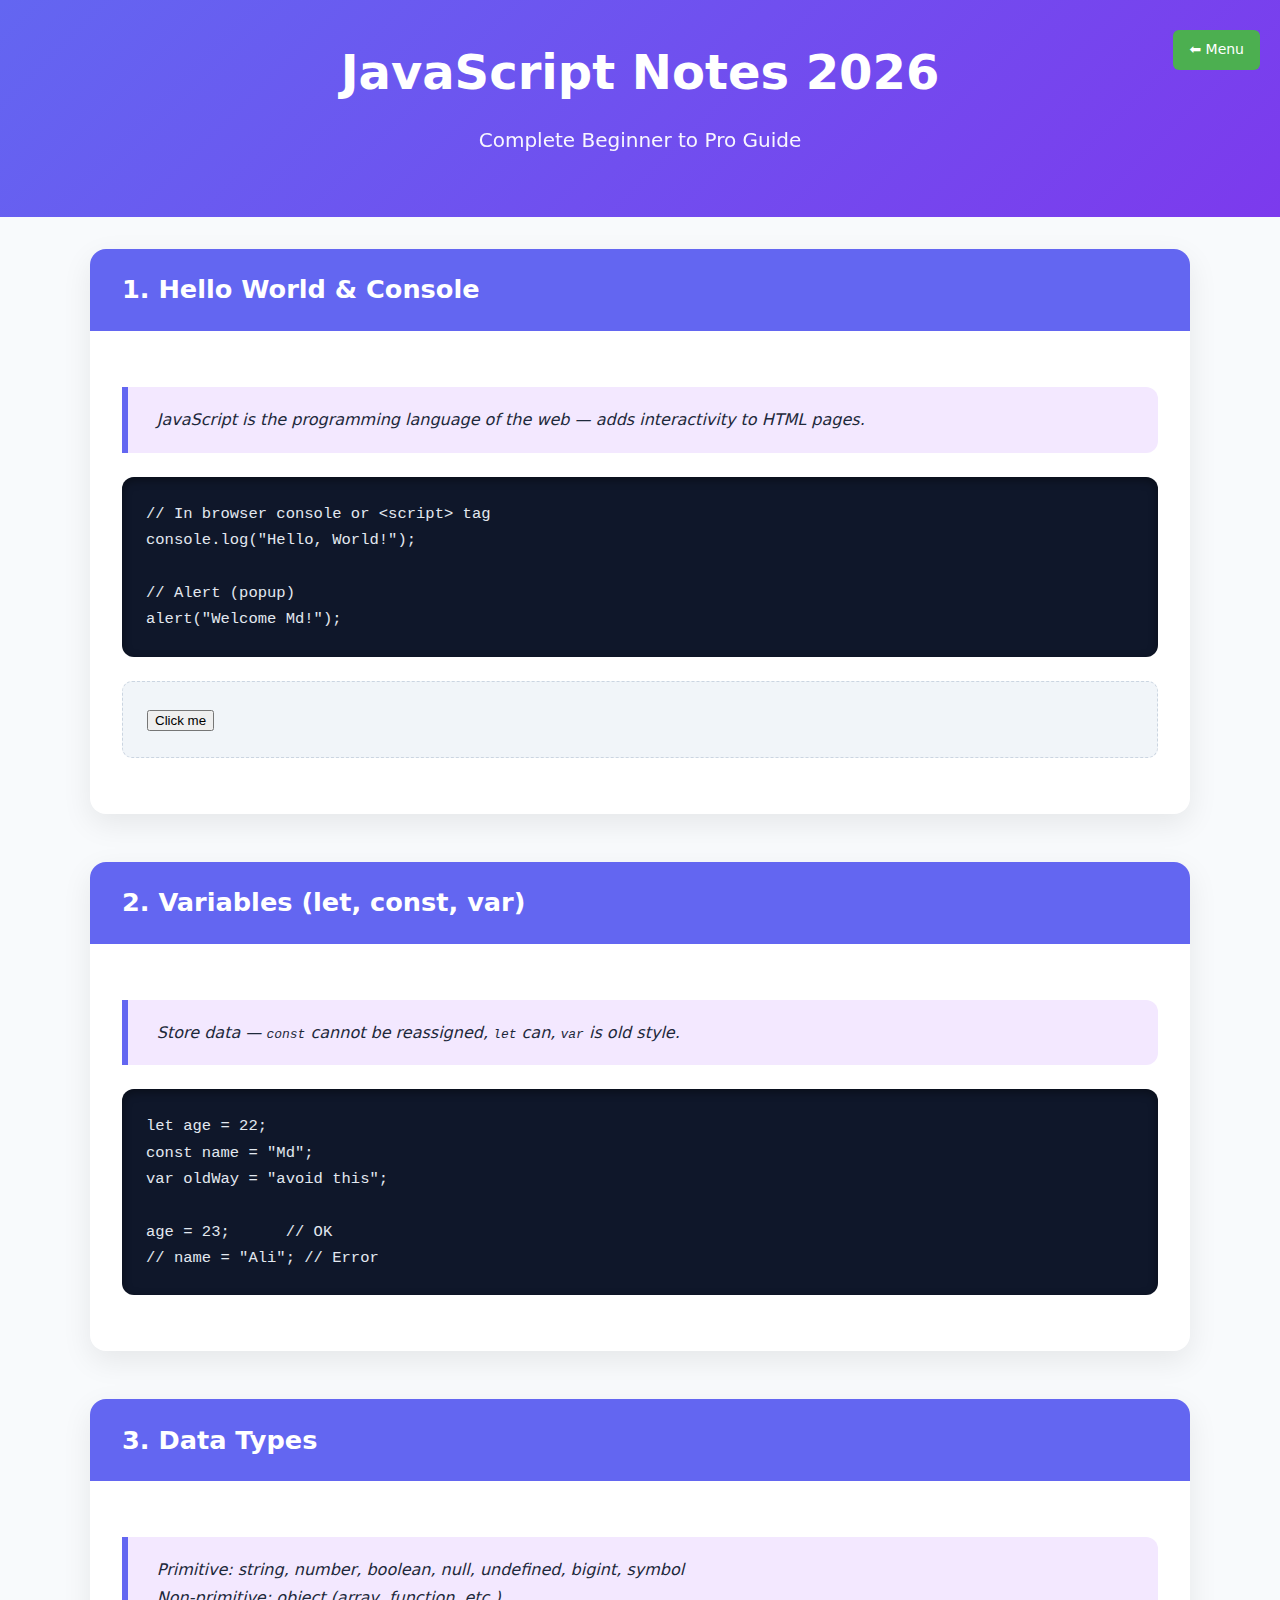
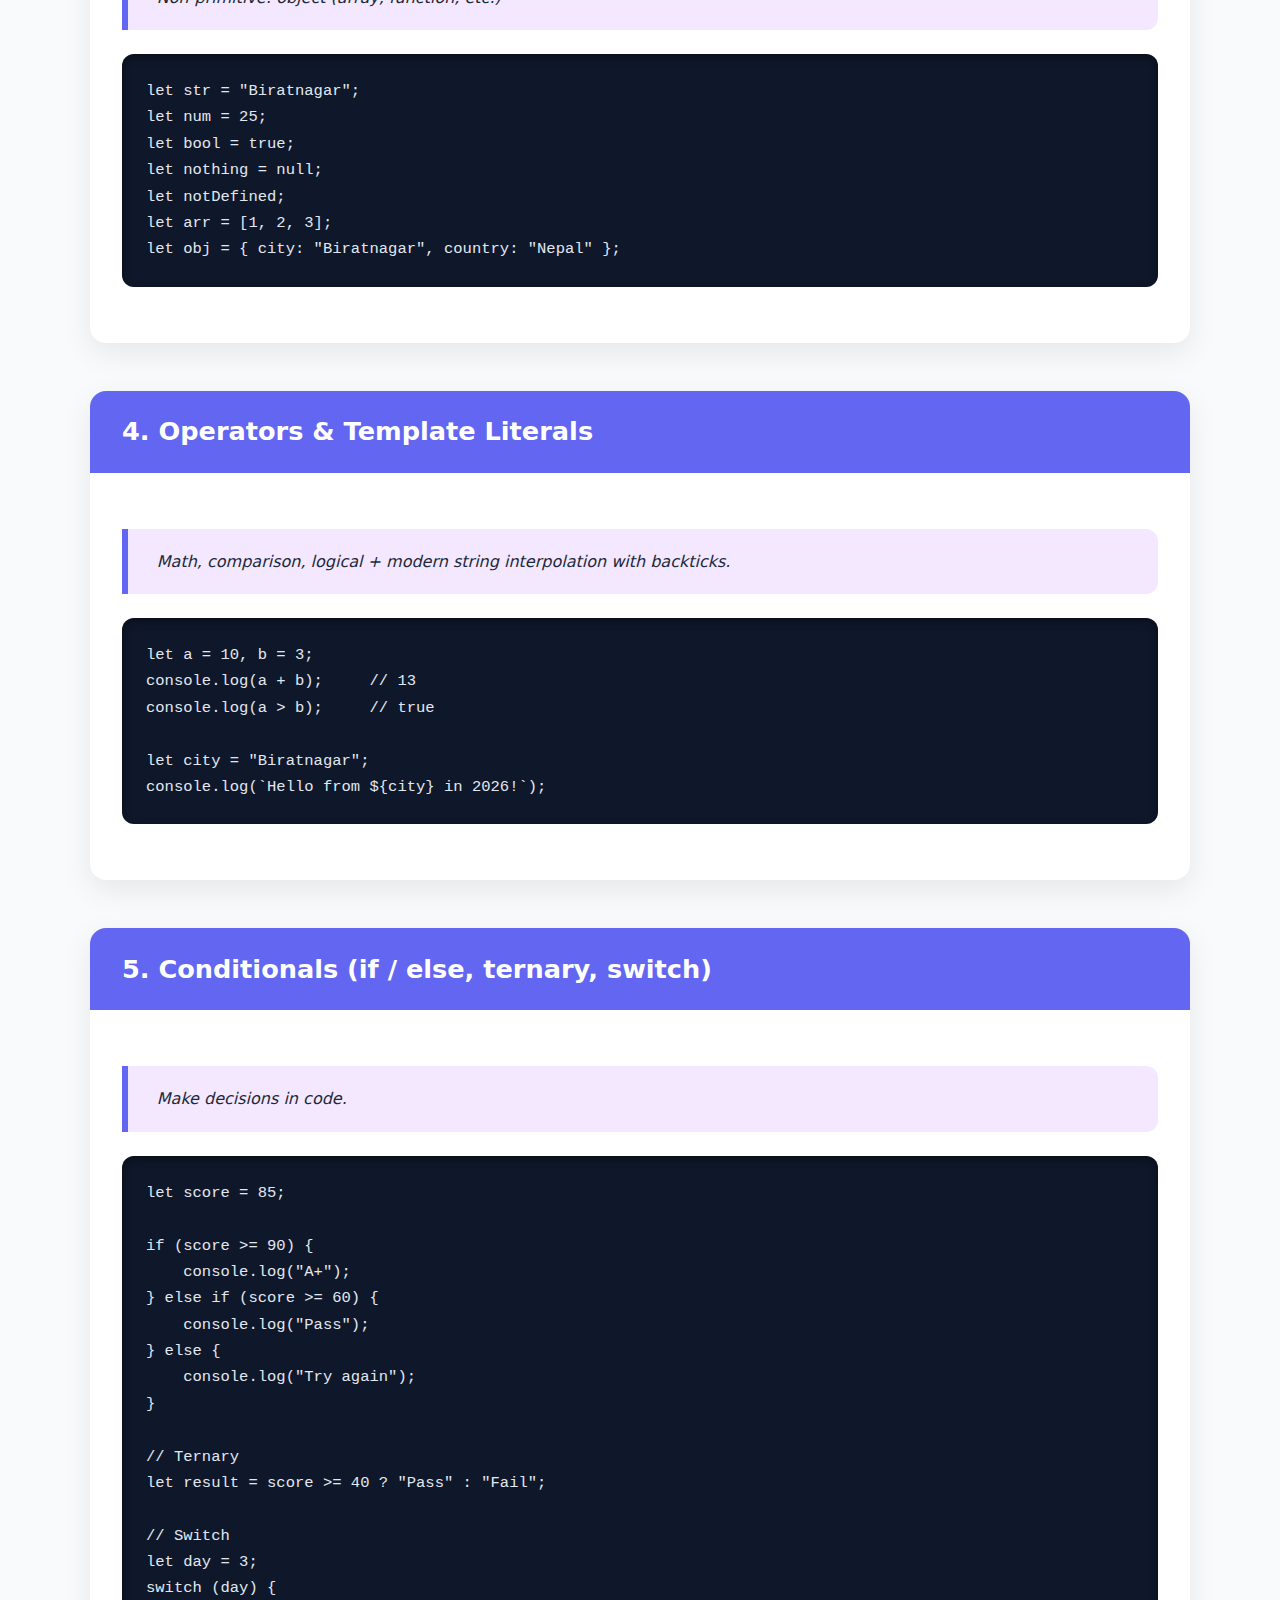
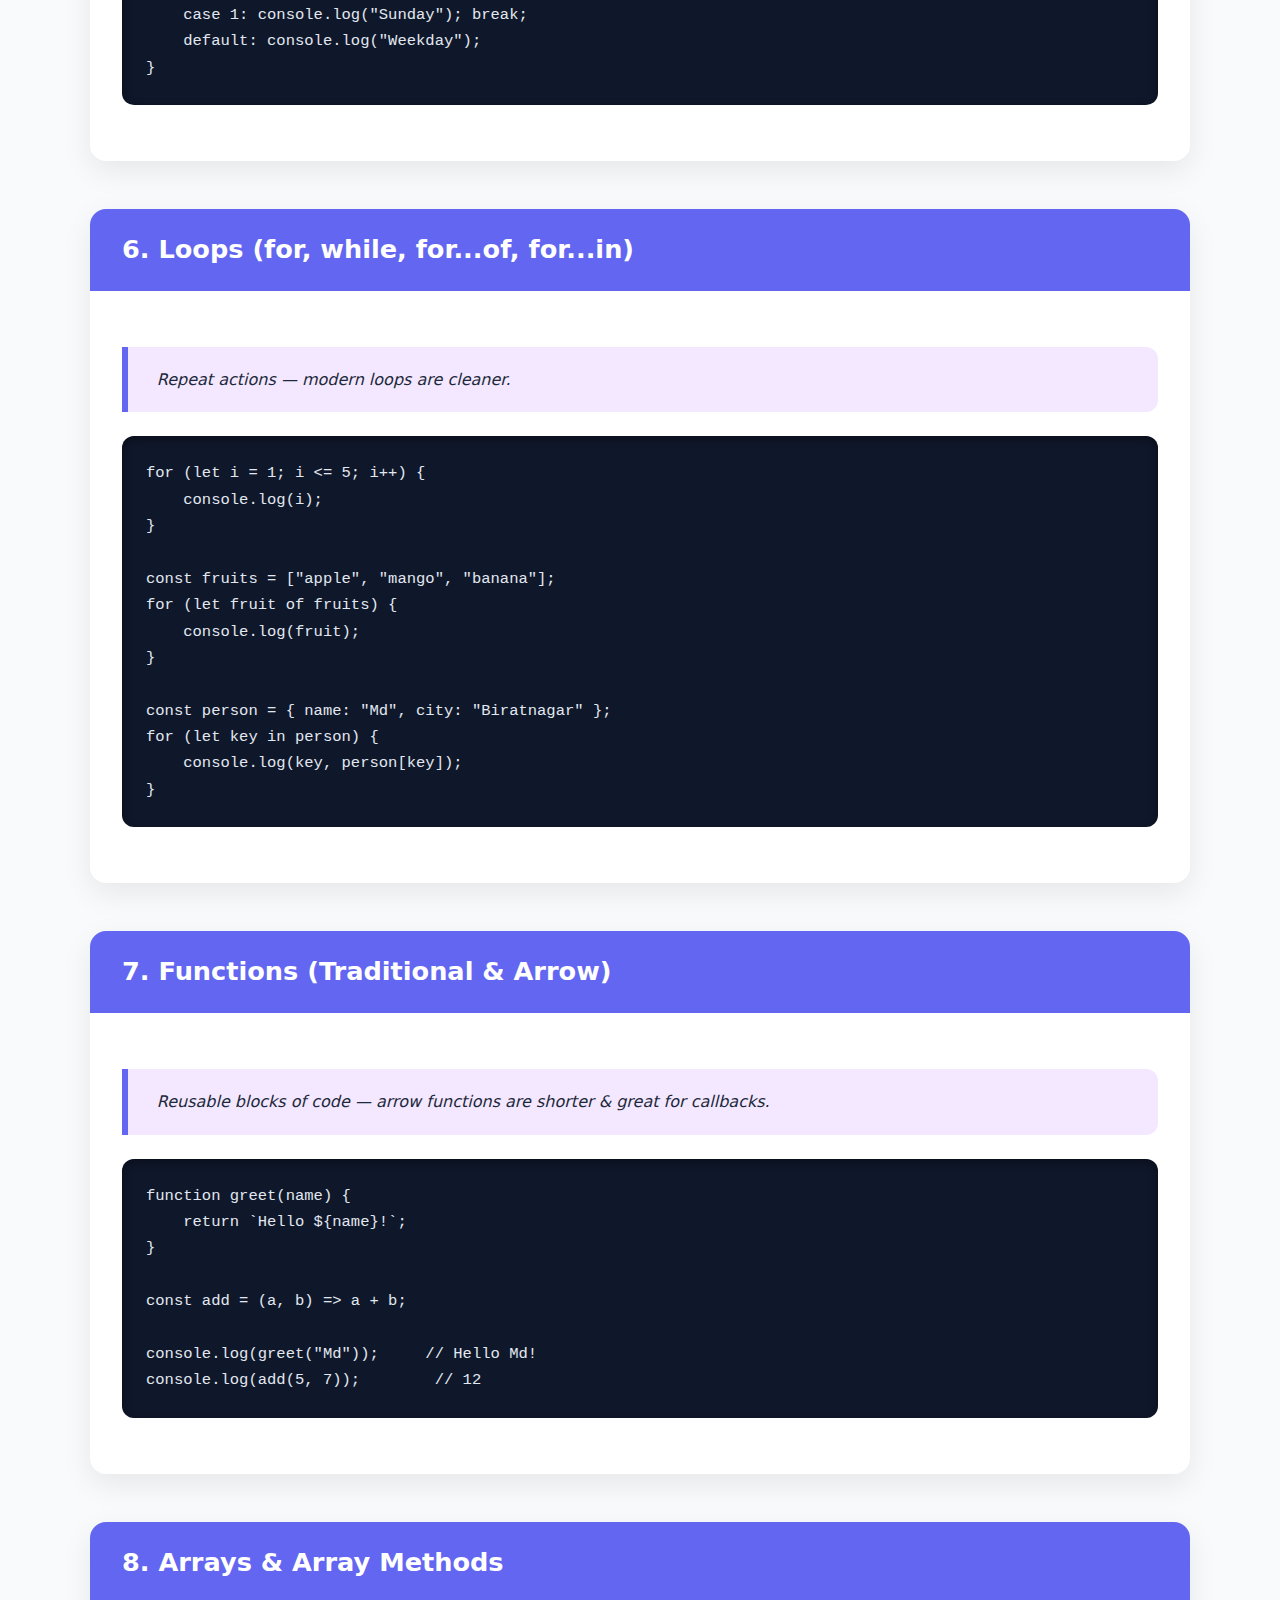
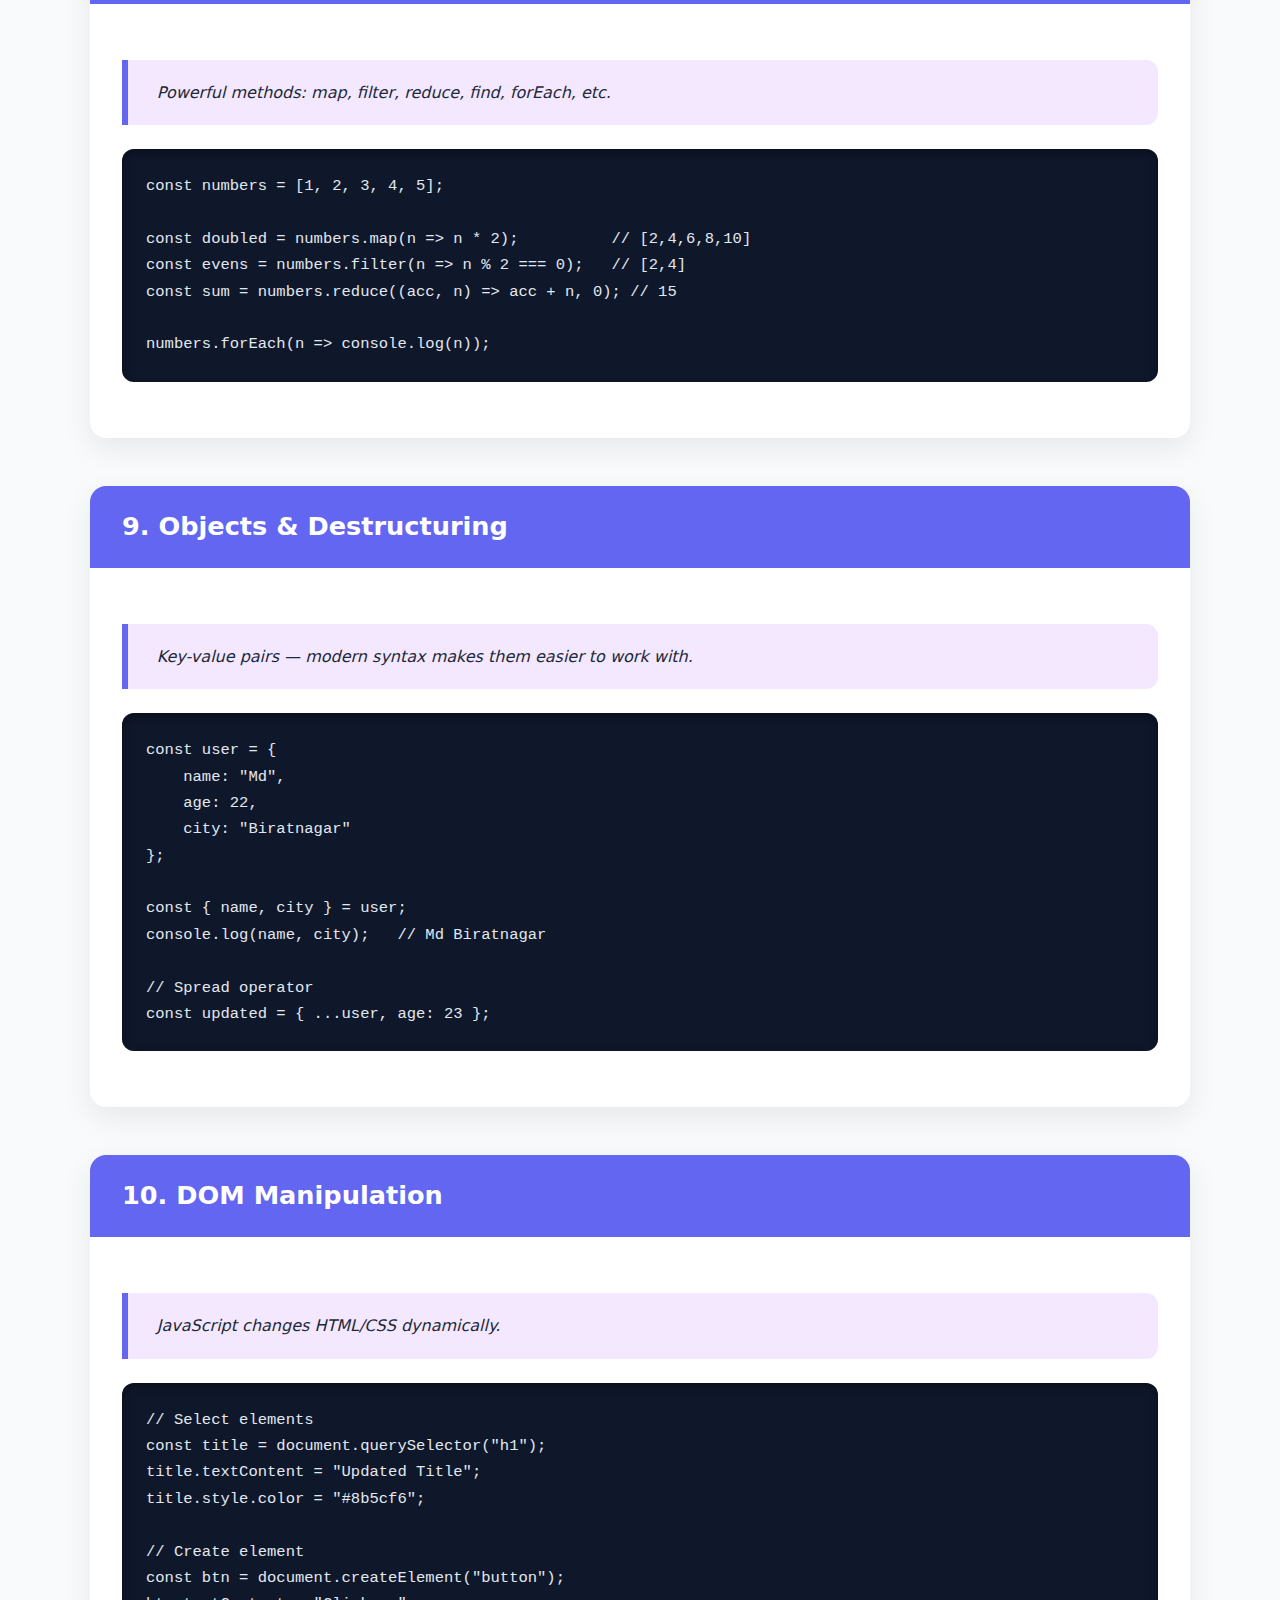
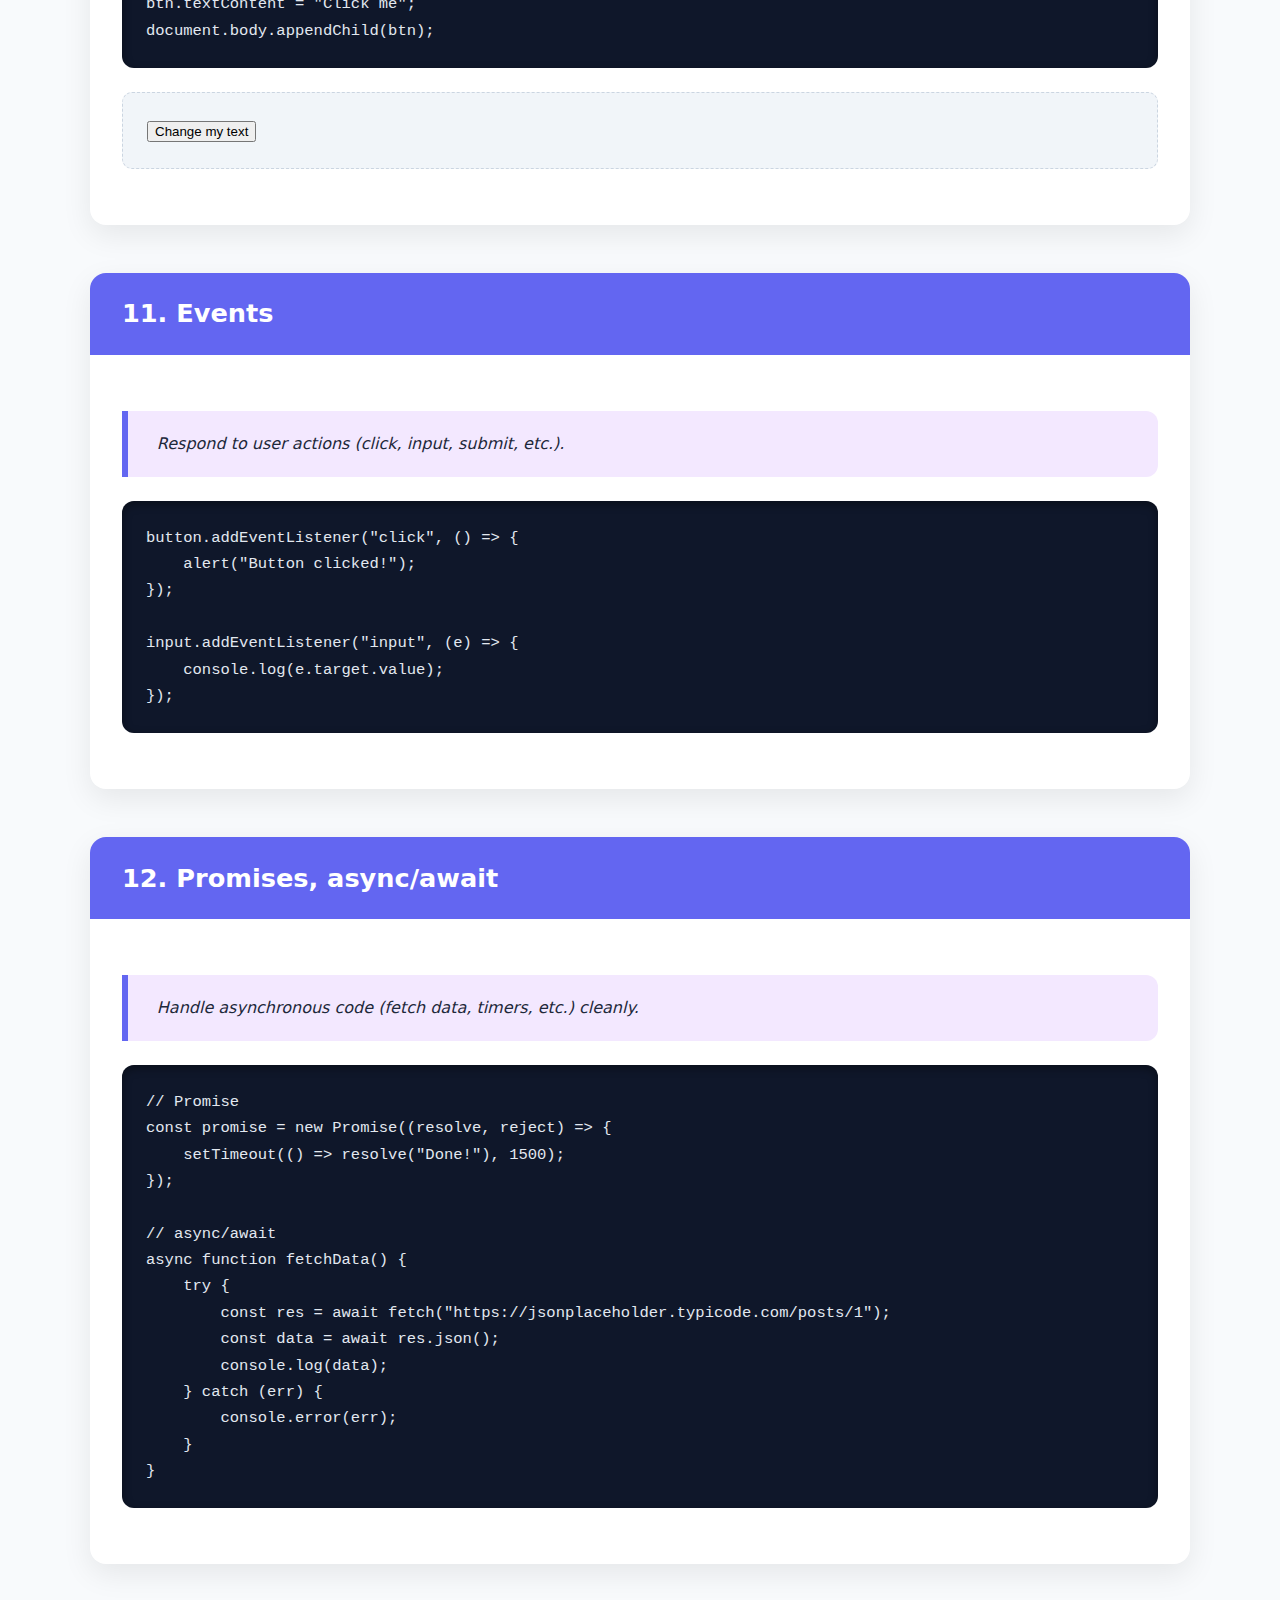
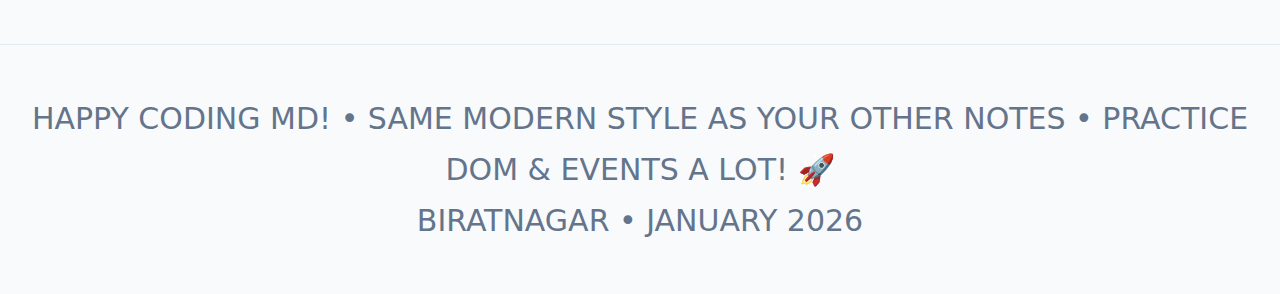
<file: javascript.html>
<!DOCTYPE html>
<html lang="en">
<head>
  <meta charset="UTF-8" />
  <meta name="viewport" content="width=device-width, initial-scale=1.0"/>
  <title>JavaScript Notes 2026</title>
  <style>
    :root {
      --primary: #6366f1;;
      --primary-dark: #7c3aed;
      --bg: #f8fafc;
      --card: #ffffff;
      --text: #1e293b;
      --gray: #64748b;
      --code-bg: #0f172a;
      --code-text: #e2e8f0;
    }
    body {
      font-family: system-ui, -apple-system, sans-serif;
      line-height: 1.7;
      margin: 0;
      background: var(--bg);
      color: var(--text);
    }
    header {
      background: linear-gradient(135deg, var(--primary), var(--primary-dark));
      color: white;
      text-align: center;
      padding: 2rem 1rem 2.5rem;
      position: relative;
    }
    header h1 { margin: 0; font-size: 3rem; }
    header p { font-size: 1.25rem; opacity: 0.95; margin-top: 0.6rem; }
    .back-btn {
      position: absolute;
      top: 30px;
      right: 30px;
      text-decoration: none;
      background-color: rgba(255,255,255,0.25);
      color: white;
      padding: 10px 20px;
      border-radius: 8px;
      font-weight: 500;
      transition: all 0.3s ease;
    }
    .back-btn:hover {
      background-color: rgba(255,255,255,0.4);
      transform: translateY(-2px);
    }
    .container {
      max-width: 1100px;
      margin: 0 auto;
      padding: 2rem 1rem;
    }
    section {
      background: var(--card);
      border-radius: 16px;
      box-shadow: 0 10px 30px rgba(0,0,0,0.08);
      margin-bottom: 3rem;
      overflow: hidden;
    }
    h2 {
      background: var(--primary);
      color: white;
      margin: 0;
      padding: 1.2rem 2rem;
      font-size: 1.6rem;
    }
    .content {
      padding: 2rem;
    }
    .definition {
      background: #f3e8ff;
      border-left: 6px solid var(--primary);
      padding: 1.2rem 1.8rem;
      margin: 1.5rem 0;
      border-radius: 0 12px 12px 0;
      font-style: italic;
    }
    pre {
      background: var(--code-bg);
      color: var(--code-text);
      padding: 1.5rem;
      border-radius: 12px;
      overflow-x: auto;
      font-family: 'Consolas', monospace;
      font-size: 0.97rem;
      margin: 1.5rem 0;
      box-shadow: inset 0 3px 10px rgba(0,0,0,0.4);
    }
    .live-example {
      background: #f1f5f9;
      padding: 1.5rem;
      border-radius: 10px;
      margin: 1.5rem 0;
      border: 1px dashed #cbd5e1;
    }
    footer {
      text-align: center;
      padding: 3rem 1rem;
      color: var(--gray);
      font-size: 30px;
      text-transform: uppercase;
      border-top: 1px solid #e2e8f0;
    }
    @media (max-width: 768px) {
      header h1 { font-size: 2.4rem; }
      .back-btn { top: 20px; right: 20px; padding: 8px 16px; font-size: 0.9rem; }
      .content { padding: 1.5rem; }
    }
        .back-btn {
            position: fixed;
            top: 30px;
            right: 20px;
            text-decoration: none;
            background-color: #4CAF50;
            color: white;
            padding: 8px 16px;
            border-radius: 6px;
            font-size: 14px;
        }

        .back-btn:hover {
            background-color: #45a049;
          }
  </style>
</head>
<body>

<header>
  <a href="menu.html" class="back-btn">⬅ Menu</a>

  
  <h1> JavaScript Notes 2026</h1>
  <p>Complete Beginner to Pro Guide</p>
</header>

<div class="container">

  <section>
    <h2>1. Hello World & Console</h2>
    <div class="content">
      <div class="definition">
        JavaScript is the programming language of the web — adds interactivity to HTML pages.
      </div>
      <pre><code>// In browser console or &lt;script&gt; tag
console.log("Hello, World!");

// Alert (popup)
alert("Welcome Md!");</code></pre>
      <div class="live-example">
        <button onclick="alert('Hello from JavaScript!')">Click me</button>
      </div>
    </div>
  </section>

  <section>
    <h2>2. Variables (let, const, var)</h2>
    <div class="content">
      <div class="definition">
        Store data — <code>const</code> cannot be reassigned, <code>let</code> can, <code>var</code> is old style.
      </div>
      <pre><code>let age = 22;
const name = "Md";
var oldWay = "avoid this";

age = 23;      // OK
// name = "Ali"; // Error</code></pre>
    </div>
  </section>

  <section>
    <h2>3. Data Types</h2>
    <div class="content">
      <div class="definition">
        Primitive: string, number, boolean, null, undefined, bigint, symbol<br>
        Non-primitive: object (array, function, etc.)
      </div>
      <pre><code>let str = "Biratnagar";
let num = 25;
let bool = true;
let nothing = null;
let notDefined;
let arr = [1, 2, 3];
let obj = { city: "Biratnagar", country: "Nepal" };</code></pre>
    </div>
  </section>

  <section>
    <h2>4. Operators & Template Literals</h2>
    <div class="content">
      <div class="definition">
        Math, comparison, logical + modern string interpolation with backticks.
      </div>
      <pre><code>let a = 10, b = 3;
console.log(a + b);     // 13
console.log(a > b);     // true

let city = "Biratnagar";
console.log(`Hello from ${city} in 2026!`);</code></pre>
    </div>
  </section>

  <section>
    <h2>5. Conditionals (if / else, ternary, switch)</h2>
    <div class="content">
      <div class="definition">
        Make decisions in code.
      </div>
      <pre><code>let score = 85;

if (score >= 90) {
    console.log("A+");
} else if (score >= 60) {
    console.log("Pass");
} else {
    console.log("Try again");
}

// Ternary
let result = score >= 40 ? "Pass" : "Fail";

// Switch
let day = 3;
switch (day) {
    case 1: console.log("Sunday"); break;
    default: console.log("Weekday");
}</code></pre>
    </div>
  </section>

  <section>
    <h2>6. Loops (for, while, for...of, for...in)</h2>
    <div class="content">
      <div class="definition">
        Repeat actions — modern loops are cleaner.
      </div>
      <pre><code>for (let i = 1; i <= 5; i++) {
    console.log(i);
}

const fruits = ["apple", "mango", "banana"];
for (let fruit of fruits) {
    console.log(fruit);
}

const person = { name: "Md", city: "Biratnagar" };
for (let key in person) {
    console.log(key, person[key]);
}</code></pre>
    </div>
  </section>

  <section>
    <h2>7. Functions (Traditional & Arrow)</h2>
    <div class="content">
      <div class="definition">
        Reusable blocks of code — arrow functions are shorter & great for callbacks.
      </div>
      <pre><code>function greet(name) {
    return `Hello ${name}!`;
}

const add = (a, b) => a + b;

console.log(greet("Md"));     // Hello Md!
console.log(add(5, 7));        // 12</code></pre>
    </div>
  </section>

  <section>
    <h2>8. Arrays & Array Methods</h2>
    <div class="content">
      <div class="definition">
        Powerful methods: map, filter, reduce, find, forEach, etc.
      </div>
      <pre><code>const numbers = [1, 2, 3, 4, 5];

const doubled = numbers.map(n => n * 2);          // [2,4,6,8,10]
const evens = numbers.filter(n => n % 2 === 0);   // [2,4]
const sum = numbers.reduce((acc, n) => acc + n, 0); // 15

numbers.forEach(n => console.log(n));</code></pre>
    </div>
  </section>

  <section>
    <h2>9. Objects & Destructuring</h2>
    <div class="content">
      <div class="definition">
        Key-value pairs — modern syntax makes them easier to work with.
      </div>
      <pre><code>const user = {
    name: "Md",
    age: 22,
    city: "Biratnagar"
};

const { name, city } = user;
console.log(name, city);   // Md Biratnagar

// Spread operator
const updated = { ...user, age: 23 };</code></pre>
    </div>
  </section>

  <section>
    <h2>10. DOM Manipulation</h2>
    <div class="content">
      <div class="definition">
        JavaScript changes HTML/CSS dynamically.
      </div>
      <pre><code>// Select elements
const title = document.querySelector("h1");
title.textContent = "Updated Title";
title.style.color = "#8b5cf6";

// Create element
const btn = document.createElement("button");
btn.textContent = "Click me";
document.body.appendChild(btn);</code></pre>
      <div class="live-example">
        <button onclick="this.textContent='Clicked!'">Change my text</button>
      </div>
    </div>
  </section>

  <section>
    <h2>11. Events</h2>
    <div class="content">
      <div class="definition">
        Respond to user actions (click, input, submit, etc.).
      </div>
      <pre><code>button.addEventListener("click", () => {
    alert("Button clicked!");
});

input.addEventListener("input", (e) => {
    console.log(e.target.value);
});</code></pre>
    </div>
  </section>

  <section>
    <h2>12. Promises, async/await</h2>
    <div class="content">
      <div class="definition">
        Handle asynchronous code (fetch data, timers, etc.) cleanly.
      </div>
      <pre><code>// Promise
const promise = new Promise((resolve, reject) => {
    setTimeout(() => resolve("Done!"), 1500);
});

// async/await
async function fetchData() {
    try {
        const res = await fetch("https://jsonplaceholder.typicode.com/posts/1");
        const data = await res.json();
        console.log(data);
    } catch (err) {
        console.error(err);
    }
}</code></pre>
    </div>
  </section>

</div>

<footer>
  Happy Coding Md! • Same modern style as your other notes • Practice DOM & events a lot! 🚀<br>
  Biratnagar • January 2026
</footer>

</body>
</html>
</file>
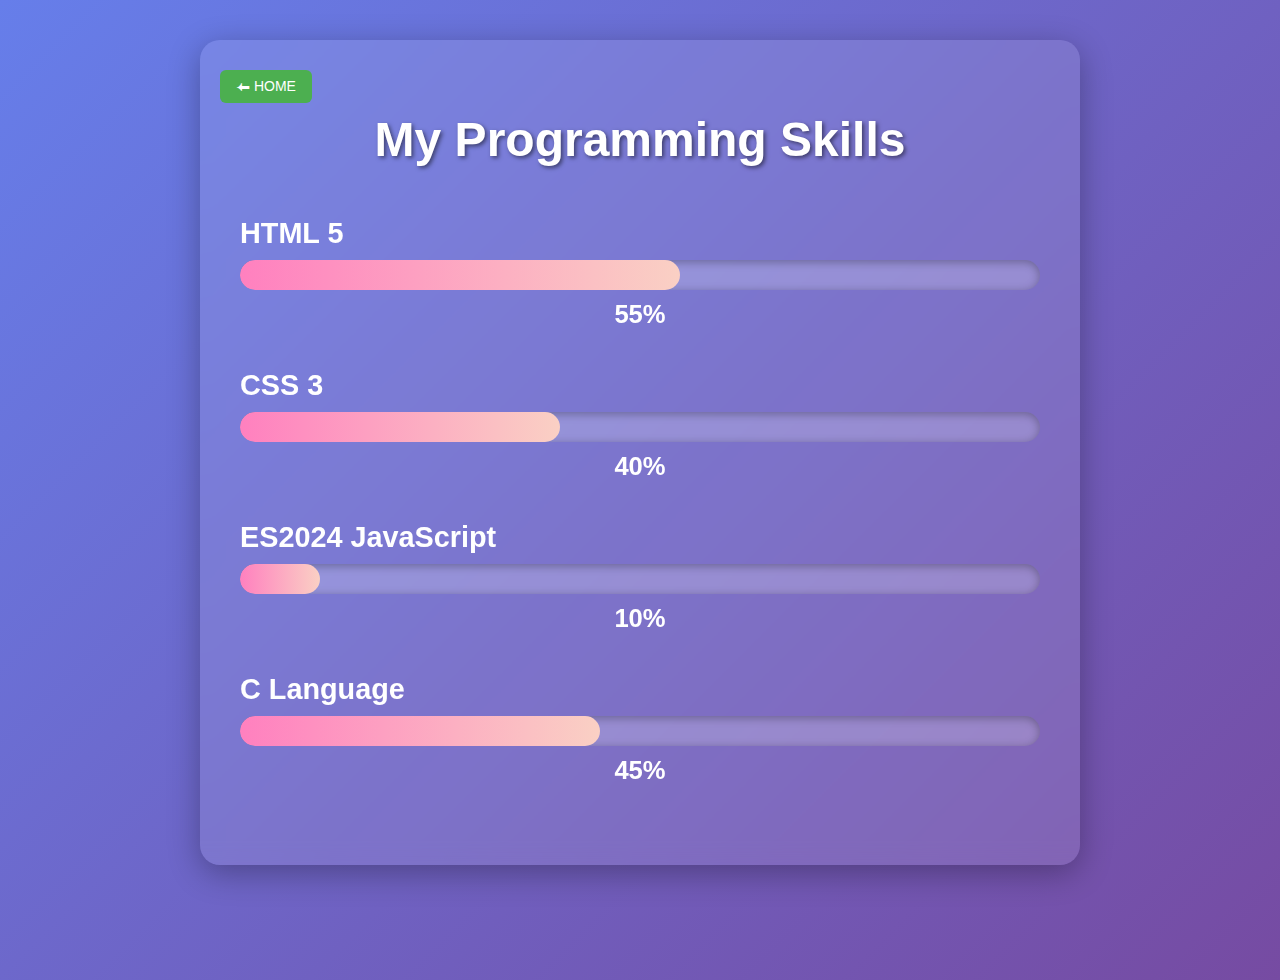
<file: Skills.html>
<!DOCTYPE html>
<html lang="hi">
<head>
    <meta charset="utf-8">
    <meta name="viewport" content="width=device-width, initial-scale=1">
    <title>My Skills</title>
    <style>
        body {
            font-family: 'Segoe UI', Tahoma, Geneva, Verdana, sans-serif;
            background: linear-gradient(135deg, #667eea 0%, #764ba2 100%);
            color: #fff;
            margin: 0;
            padding: 40px;
            min-height: 100vh;
        }
        .container {
            max-width: 800px;
            margin: 0 auto;
            background: rgba(255, 255, 255, 0.1);
            backdrop-filter: blur(10px);
            border-radius: 20px;
            padding: 40px;
            box-shadow: 0 8px 32px rgba(0, 0, 0, 0.3);
        }
        h1 {
            text-align: center;
            font-size: 48px;
            margin-bottom: 50px;
            text-shadow: 2px 2px 4px rgba(0,0,0,0.5);
        }
        .skill {
            margin-bottom: 40px;
        }
        .skill h2 {
            font-size: 1.8rem;
            margin-bottom: 10px;
        }
        .progress-container {
            background: rgba(255, 255, 255, 0.2);
            border-radius: 50px;
            height: 30px;
            overflow: hidden;
            box-shadow: inset 0 2px 10px rgba(0,0,0,0.3);
        }
        .progress {
            height: 100%;
            background: linear-gradient(to right, #ff80bf, #fad0c4);
            border-radius: 50px;
            width: 0;
            transition: width 3s;
        }
        .percentage {
            text-align: center;
            margin-top: 10px;
            font-size: 1.6rem;
            font-weight: bold;
        }

        .back-btn {
            position: absolute;
            top: 30px;
            left: 20px;
            text-decoration: none;
            background-color: #4CAF50;
            color: white;
            padding: 8px 16px;
            border-radius: 6px;
            font-size: 14px;
        }

        .back-btn:hover {
            background-color: #45a049;
    </style>
</head>
<body>
    <div class="container">
        <a href="index.html" class="back-btn">⬅ HOME</a>
        <h1>My Programming Skills</h1>
        
        <div class="skill">
            <h2>HTML 5</h2>
            <div class="progress-container">
                <div class="progress" style="width: 55%;"></div>
            </div>
            <div class="percentage">55%</div>
        </div>
        
        <div class="skill">
            <h2>CSS 3</h2>
            <div class="progress-container">
                <div class="progress" style="width: 40%;"></div>
            </div>
            <div class="percentage">40%</div>
        </div>
        
        <div class="skill">
            <h2>ES2024 JavaScript</h2>
            <div class="progress-container">
                <div class="progress" style="width: 10%;"></div>
            </div>
            <div class="percentage">10%</div>
        </div>
        
        <div class="skill">
            <h2>C Language</h2>
            <div class="progress-container">
                <div class="progress" style="width: 45%;"></div>
            </div>
            <div class="percentage">45%</div>
        </div>
    </div>

    <script>
       
        document.querySelectorAll('.progress').forEach(bar => {
            const width = bar.style.width;
            bar.style.width = '0';
            setTimeout(() => {
                bar.style.width = width;
            }, 500);
        });
    </script>
</body>
</html>
</file>
